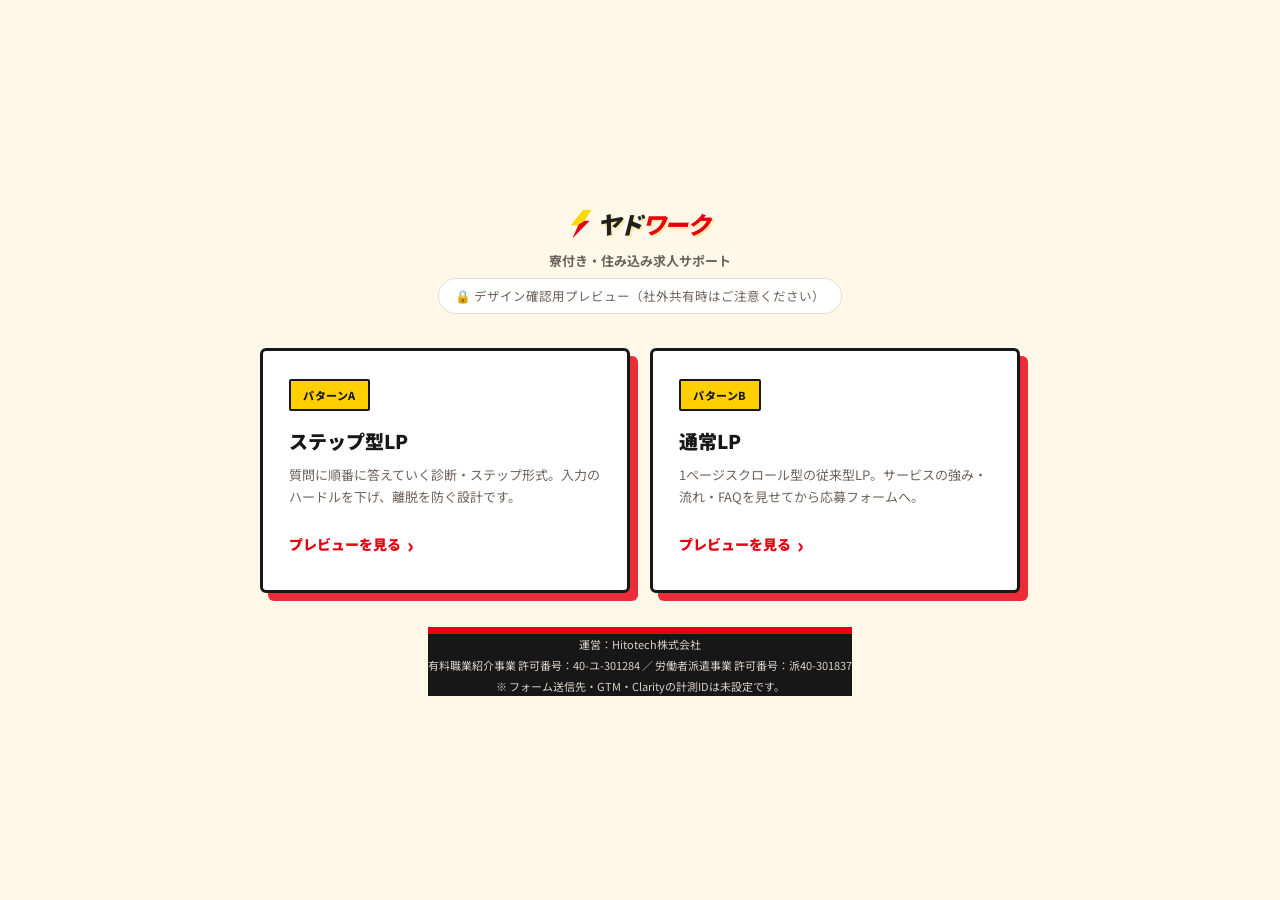
<file: index.html>
<!DOCTYPE html>
<html lang="ja">
<head>
<meta charset="UTF-8">
<meta name="viewport" content="width=device-width, initial-scale=1.0">
<title>ヤドワーク | LPプレビュー</title>
<meta name="robots" content="noindex,nofollow">
<link rel="icon" type="image/png" href="lp_step/favicon.png">
<link rel="apple-touch-icon" href="lp_step/favicon.png">
<link rel="preconnect" href="https://fonts.googleapis.com">
<link rel="preconnect" href="https://fonts.gstatic.com" crossorigin>
<link href="https://fonts.googleapis.com/css2?family=Noto+Sans+JP:wght@400;500;700;800;900&display=swap" rel="stylesheet">
<style>
  :root{
    --primary:#e5391c;--primary-dark:#bb2410;--navy:#2b1210;--sky:#ff8a3d;
    --bg:#fdf2ee;--card:#fff;--text:#2b1a17;--muted:#94756e;--line:#f2d8cd;
    --shadow:0 10px 30px rgba(180,42,18,.12);
  }
  *{box-sizing:border-box;margin:0;padding:0;}
  body{
    font-family:"Noto Sans JP","Hiragino Kaku Gothic ProN","Hiragino Sans",Meiryo,sans-serif;
    color:var(--text);line-height:1.7;min-height:100vh;
    display:flex;flex-direction:column;align-items:center;justify-content:center;
    padding:40px 20px;
    background:radial-gradient(1000px 500px at 50% -150px,#fbe0d6 0%,transparent 60%),var(--bg);
  }
  .logo{font-size:30px;font-weight:900;letter-spacing:.5px;color:var(--navy);margin-bottom:6px;}
  .logo .b{color:var(--primary);}
  .tag{font-size:13px;font-weight:700;color:var(--muted);margin-bottom:6px;}
  .note{font-size:12.5px;color:var(--muted);background:#fff;border:1px solid var(--line);
    border-radius:999px;padding:6px 16px;margin-bottom:34px;}
  .cards{display:grid;gap:20px;width:100%;max-width:760px;}
  @media(min-width:640px){ .cards{grid-template-columns:1fr 1fr;} }
  .card{background:var(--card);border:1px solid var(--line);border-radius:20px;
    padding:28px 26px;box-shadow:var(--shadow);text-decoration:none;color:inherit;
    display:flex;flex-direction:column;transition:transform .16s,box-shadow .16s;}
  .card:hover{transform:translateY(-4px);box-shadow:0 16px 40px rgba(180,42,18,.18);}
  .card .badge{align-self:flex-start;font-size:11px;font-weight:800;color:#fff;
    background:linear-gradient(135deg,var(--sky),var(--primary));
    padding:5px 12px;border-radius:999px;margin-bottom:14px;letter-spacing:.5px;}
  .card h2{font-size:19px;font-weight:900;color:var(--navy);margin-bottom:6px;}
  .card p{font-size:13px;color:var(--muted);margin-bottom:20px;flex:1;}
  .card .go{display:inline-flex;align-items:center;gap:6px;align-self:flex-start;
    font-size:14px;font-weight:900;color:var(--primary);}
  .card .go::after{content:"›";font-size:20px;}
  footer{margin-top:34px;font-size:11px;color:var(--muted);text-align:center;line-height:1.9;}
</style>
<link rel="stylesheet" href="lp_step/design-reference.css">
</head>
<body>
  <div class="logo">ヤド<span class="b">ワーク</span></div>
  <div class="tag">寮付き・住み込み求人サポート</div>
  <div class="note">🔒 デザイン確認用プレビュー（社外共有時はご注意ください）</div>

  <div class="cards">
    <a class="card" href="lp_step/index.html">
      <span class="badge">パターンA</span>
      <h2>ステップ型LP</h2>
      <p>質問に順番に答えていく診断・ステップ形式。入力のハードルを下げ、離脱を防ぐ設計です。</p>
      <span class="go">プレビューを見る</span>
    </a>
    <a class="card" href="lp_normal/index.html">
      <span class="badge">パターンB</span>
      <h2>通常LP</h2>
      <p>1ページスクロール型の従来型LP。サービスの強み・流れ・FAQを見せてから応募フォームへ。</p>
      <span class="go">プレビューを見る</span>
    </a>
  </div>

  <footer>
    運営：Hitotech株式会社<br>
    有料職業紹介事業 許可番号：40-ユ-301284 ／ 労働者派遣事業 許可番号：派40-301837<br>
    ※ フォーム送信先・GTM・Clarityの計測IDは未設定です。
  </footer>
</body>
</html>
</file>
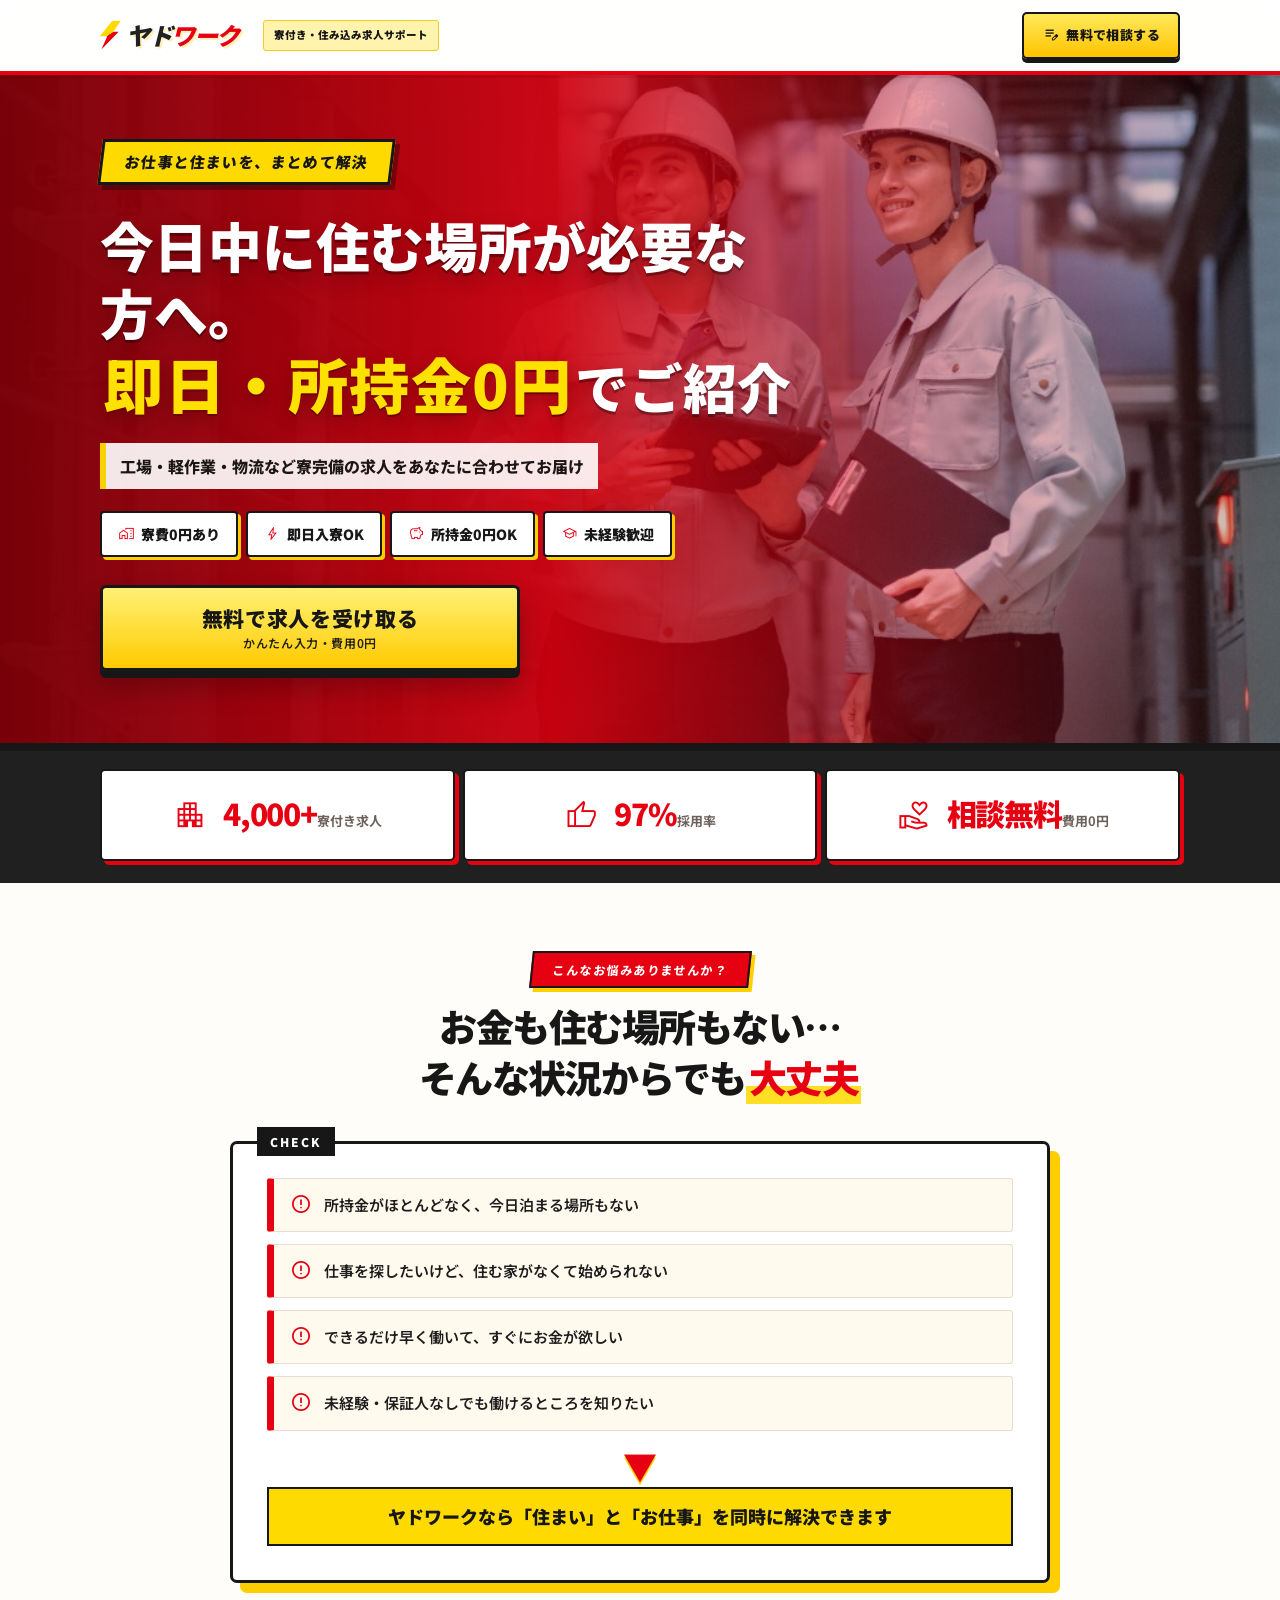
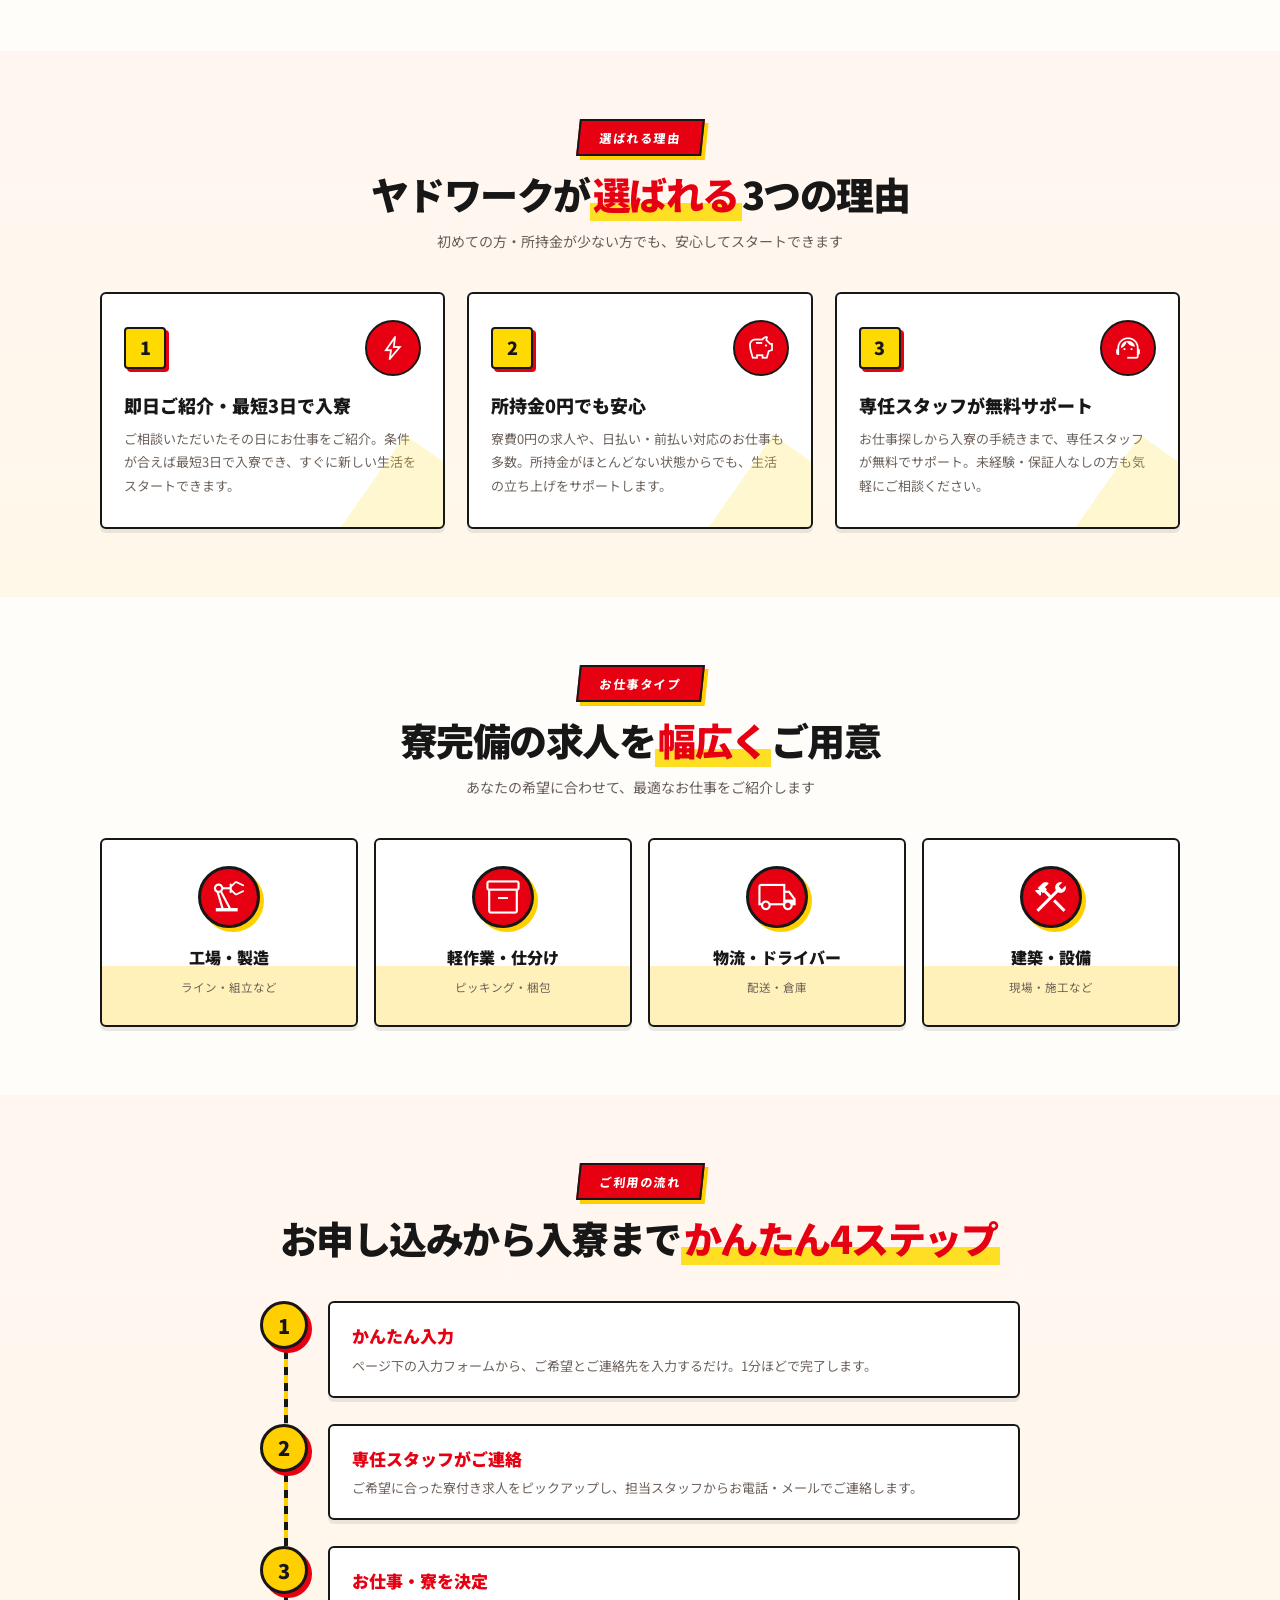
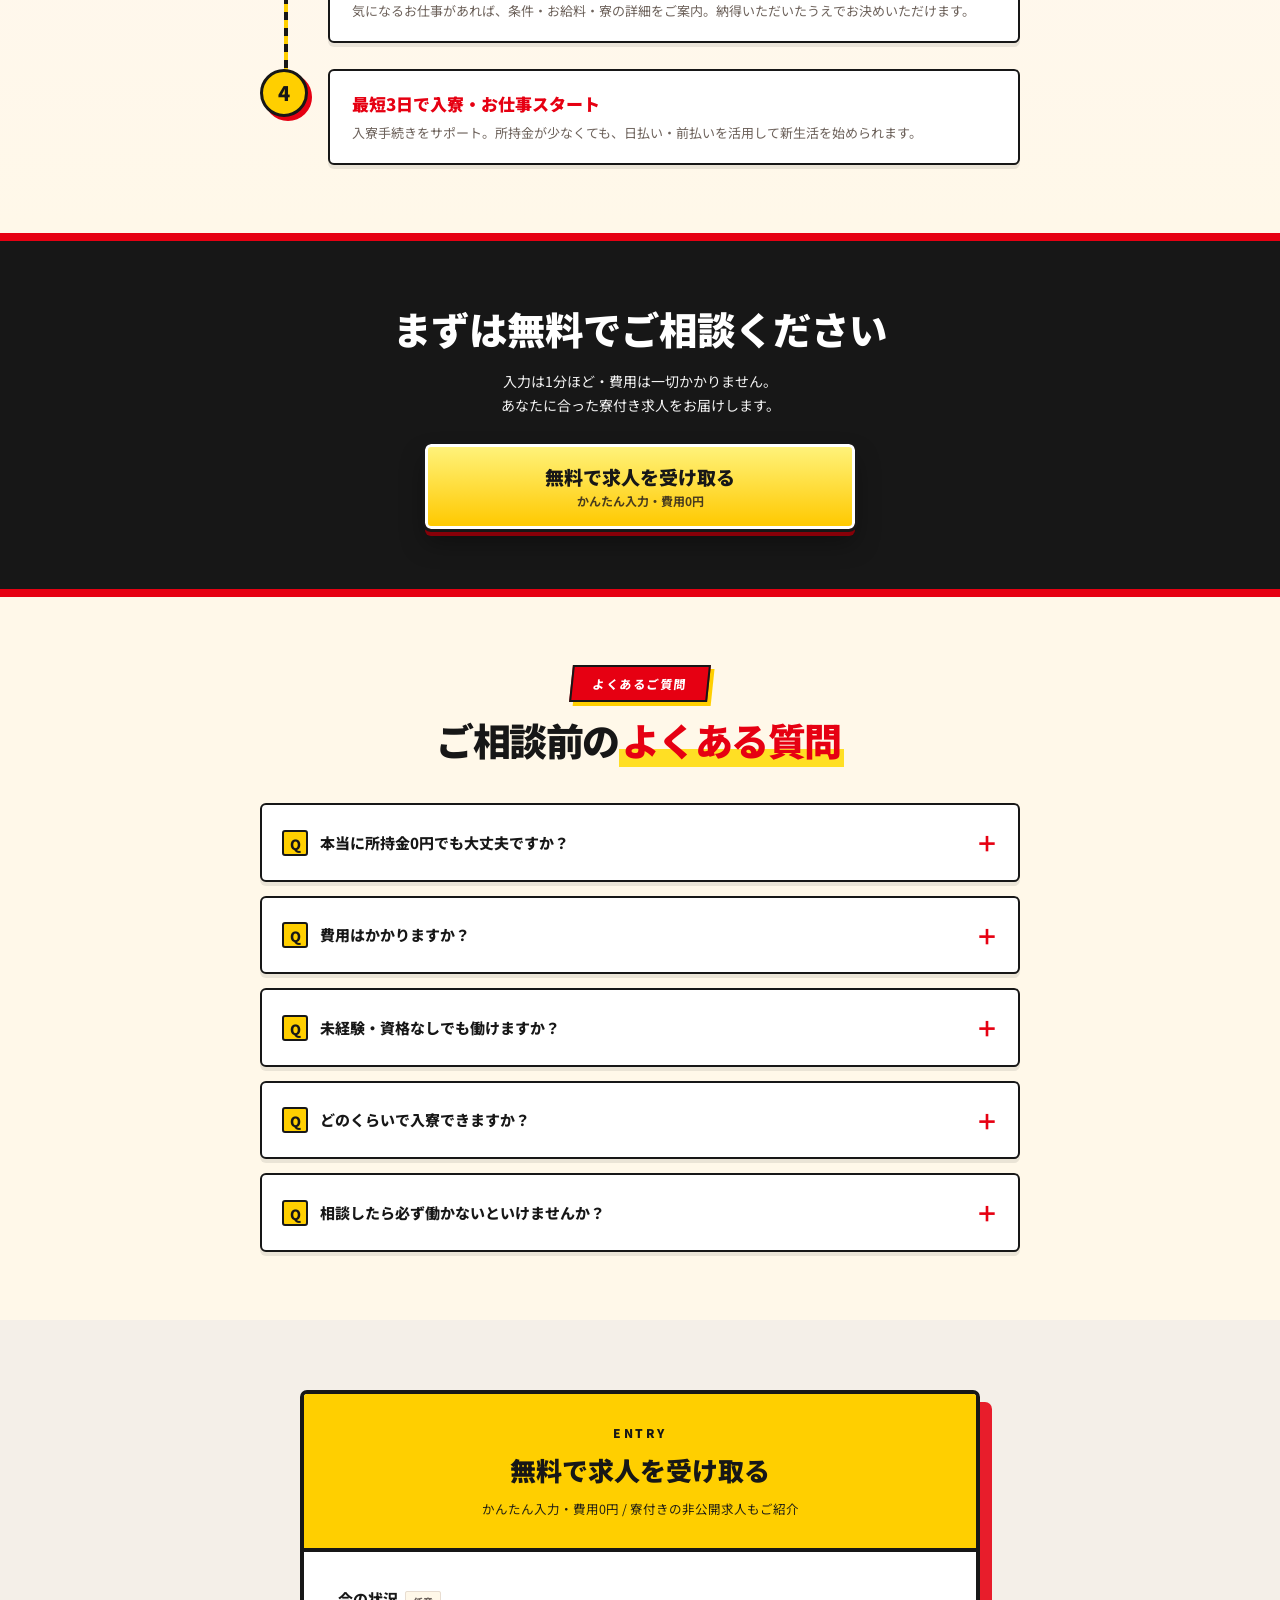
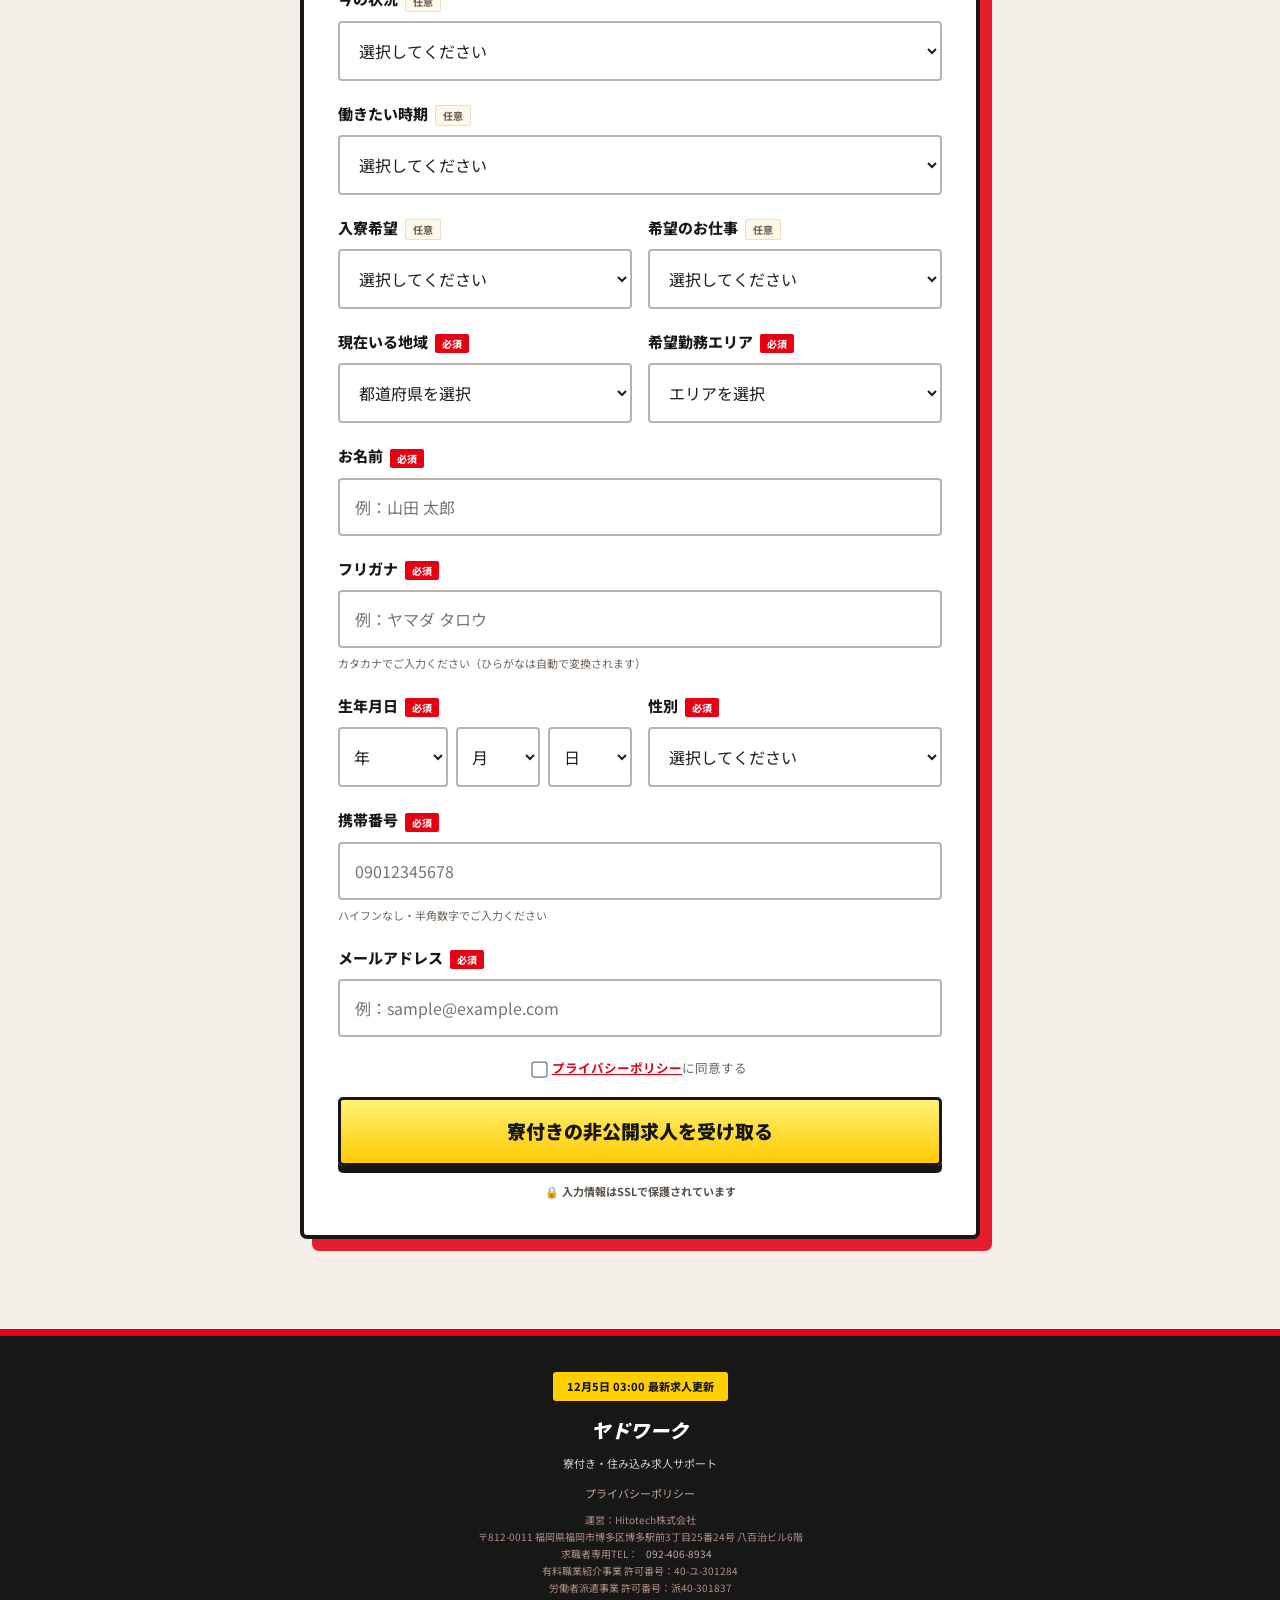
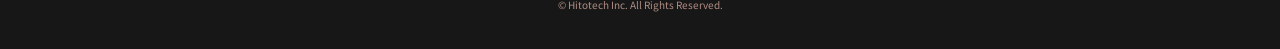
<file: lp_normal/index.html>
<!DOCTYPE html>
<html lang="ja">
<head>
<meta charset="UTF-8">
<meta name="viewport" content="width=device-width, initial-scale=1.0">
<!-- ▼▼ 計測タグ：本番前に有効化してください（ダミーIDでの誤発火・遅延を防ぐため、既定では無効化しています）▼▼
     使い方：下のブロックのコメントを外し、GTM-XXXXXXX と "XXXXXXXXXX" を自社IDに置き換える

<!== Google Tag Manager ==>
<script>(function(w,d,s,l,i){w[l]=w[l]||[];w[l].push({'gtm.start':
new Date().getTime(),event:'gtm.js'});var f=d.getElementsByTagName(s)[0],
j=d.createElement(s),dl=l!='dataLayer'?'&l='+l:'';j.async=true;j.src=
'https://www.googletagmanager.com/gtm.js?id='+i+dl;f.parentNode.insertBefore(j,f);
})(window,document,'script','dataLayer','GTM-XXXXXXX');</script>

<!== Microsoft Clarity ==>
<script type="text/javascript">
    (function(c,l,a,r,i,t,y){
        c[a]=c[a]||function(){(c[a].q=c[a].q||[]).push(arguments)};
        t=l.createElement(r);t.async=1;t.src="https://www.clarity.ms/tag/"+i;
        y=l.getElementsByTagName(r)[0];y.parentNode.insertBefore(t,y);
    })(window, document, "clarity", "script", "XXXXXXXXXX");
</script>

▲▲ 計測タグ ここまで ▲▲ -->
<title>ヤドワーク | 寮付き・住み込み求人サポート</title>
<meta name="description" content="寮付き・住み込みのお仕事に特化した求人サポート「ヤドワーク」。寮付きのお仕事を即日・所持金0円でご紹介。工場・軽作業・物流など、寮完備の求人をあなたに合わせてお届けします。">
<link rel="icon" type="image/png" href="favicon.png">
<link rel="apple-touch-icon" href="favicon.png">
<link rel="preconnect" href="https://fonts.googleapis.com">
<link rel="preconnect" href="https://fonts.gstatic.com" crossorigin>
<link href="https://fonts.googleapis.com/css2?family=Noto+Sans+JP:wght@400;500;700;800;900&display=swap" rel="stylesheet">
<link href="https://fonts.googleapis.com/css2?family=Material+Symbols+Outlined:opsz,wght,FILL,GRAD@20..48,100..700,0,0&display=swap" rel="stylesheet">
<style>
  :root{
    --primary:#e5391c;
    --primary-dark:#bb2410;
    --navy:#2b1210;
    --accent:#f26522;
    --sky:#ff8a3d;
    --sky-light:#ffcba8;
    --bg:#fdf2ee;
    --card:#ffffff;
    --text:#2b1a17;
    --muted:#94756e;
    --line:#f2d8cd;
    --danger:#e23b3b;
    --radius:16px;
    --shadow:0 10px 30px rgba(180,42,18,.12);
    --shadow-sm:0 2px 8px rgba(180,42,18,.07);
  }
  *{box-sizing:border-box;margin:0;padding:0;-webkit-tap-highlight-color:transparent;}
  html{scroll-behavior:smooth;}
  body{
    font-family:"Noto Sans JP","Hiragino Kaku Gothic ProN","Hiragino Sans",Meiryo,sans-serif;
    color:var(--text);line-height:1.75;
    background:
      radial-gradient(1200px 600px at 50% -200px,#fbe0d6 0%,transparent 60%),
      var(--bg);
  }
  img{max-width:100%;display:block;}
  .wrap{max-width:1120px;margin:0 auto;padding:0 20px;}

  /* ===== Header ===== */
  header{
    background:rgba(255,255,255,.86);backdrop-filter:saturate(160%) blur(10px);
    -webkit-backdrop-filter:saturate(160%) blur(10px);
    position:sticky;top:0;z-index:50;border-bottom:1px solid var(--line);
  }
  .header-inner{max-width:1120px;margin:0 auto;padding:12px 20px;display:flex;align-items:center;gap:10px;}
  .logo{font-size:21px;font-weight:900;letter-spacing:.3px;color:var(--navy);cursor:pointer;}
  .logo .b{color:var(--primary);}
  .header-tag{font-size:10.5px;font-weight:700;color:var(--muted);
    background:#fde4db;padding:5px 10px;border-radius:999px;display:none;}
  .header-cta{
    margin-left:auto;display:inline-flex;align-items:center;gap:6px;
    background:linear-gradient(135deg,var(--sky),var(--primary));color:#fff;
    font-size:13px;font-weight:900;padding:10px 18px;border-radius:999px;
    text-decoration:none;box-shadow:0 6px 16px rgba(229,57,28,.28);
    transition:transform .14s,box-shadow .14s;
  }
  .header-cta:hover{transform:translateY(-1px);box-shadow:0 10px 22px rgba(229,57,28,.36);}
  .header-cta .material-symbols-outlined{font-size:18px;}
  @media(min-width:720px){ .header-tag{display:inline-block;margin-left:14px;} .logo{font-size:23px;} }

  /* ===== Hero ===== */
  .hero{
    background:
      radial-gradient(520px 260px at 88% 0%,rgba(255,138,61,.35),transparent 70%),
      linear-gradient(155deg,rgba(229,57,28,.78) 0%,rgba(187,36,16,.78) 55%,rgba(43,18,16,.85) 100%),
      url("images/hero-bg.png") center/cover no-repeat;
    color:#fff;position:relative;overflow:hidden;
  }
  .hero::after{content:"";position:absolute;left:0;right:0;bottom:-1px;height:36px;
    background:var(--bg);clip-path:polygon(0 100%,100% 100%,100% 0,0 55%);}
  .hero-inner{max-width:1120px;margin:0 auto;padding:52px 20px 74px;position:relative;z-index:1;text-align:center;}
  .hero .sub{display:inline-block;font-size:12.5px;font-weight:700;letter-spacing:.5px;
    background:rgba(255,255,255,.15);border:1px solid rgba(255,255,255,.25);
    padding:6px 16px;border-radius:999px;margin-bottom:18px;}
  .hero h1{font-size:28px;font-weight:900;margin:0 0 14px;line-height:1.45;letter-spacing:.5px;}
  .hero h1 .hl{background:linear-gradient(transparent 60%,rgba(255,203,168,.55) 60%);padding:0 3px;}
  .hero .lead{font-size:14.5px;opacity:.96;margin:0 auto;max-width:640px;}
  .hero .badges{display:flex;gap:8px;justify-content:center;margin-top:22px;flex-wrap:wrap;}
  .hero .badge{background:rgba(255,255,255,.16);border:1px solid rgba(255,255,255,.32);
    border-radius:9px;padding:8px 14px;font-size:12.5px;font-weight:700;
    display:inline-flex;align-items:center;gap:6px;}
  .hero .badge .material-symbols-outlined{font-size:17px;line-height:1;font-variation-settings:'wght' 300;}
  .hero-cta{
    display:inline-flex;flex-direction:column;align-items:center;
    margin-top:28px;padding:17px 40px;border-radius:14px;color:#fff;text-decoration:none;
    font-size:18px;font-weight:900;line-height:1.3;
    background:linear-gradient(135deg,#ff9d5c,#e2551e);
    box-shadow:0 10px 26px rgba(226,85,30,.45);
    transition:transform .14s,box-shadow .14s;
  }
  .hero-cta small{font-size:12px;font-weight:600;opacity:.95;margin-top:3px;}
  .hero-cta:hover{transform:translateY(-2px);box-shadow:0 14px 32px rgba(226,85,30,.55);}
  @media(min-width:820px){
    .hero-inner{padding:76px 20px 96px;}
    .hero h1{font-size:44px;line-height:1.3;}
    .hero .lead{font-size:18px;}
    .hero .badge{font-size:14px;padding:9px 16px;}
  }

  /* ===== Section base ===== */
  section.block{padding:52px 0;}
  .sec-head{text-align:center;margin-bottom:36px;}
  .sec-head .eyebrow{display:inline-block;font-size:12px;font-weight:800;color:var(--primary);
    letter-spacing:1px;background:#fde4db;padding:5px 14px;border-radius:999px;margin-bottom:12px;}
  .sec-head h2{font-size:24px;font-weight:900;color:var(--navy);line-height:1.4;letter-spacing:.3px;}
  .sec-head h2 .hl{color:var(--primary);}
  .sec-head p{font-size:13.5px;color:var(--muted);margin-top:10px;}
  @media(min-width:820px){ .sec-head h2{font-size:30px;} }

  /* ===== Trust numbers ===== */
  .trust-band{background:linear-gradient(135deg,#fff,#fff6f2);border-top:1px solid var(--line);border-bottom:1px solid var(--line);}
  .trust-grid{display:grid;grid-template-columns:repeat(3,1fr);gap:14px;padding:30px 0;}
  .trust-grid .t{background:var(--card);border:1px solid var(--line);border-radius:14px;
    padding:20px 10px;box-shadow:var(--shadow-sm);text-align:center;
    display:flex;flex-direction:column;align-items:center;gap:6px;}
  .trust-grid .material-symbols-outlined{font-size:34px;color:var(--primary);font-variation-settings:'wght' 300;}
  .trust-grid b{color:var(--primary);font-size:26px;font-weight:900;line-height:1.1;}
  .trust-grid span{font-size:11.5px;color:var(--muted);font-weight:700;}
  @media(min-width:820px){ .trust-grid .t{flex-direction:row;justify-content:center;gap:16px;padding:26px;} .trust-grid b{font-size:30px;} .trust-grid span{font-size:13px;} }

  /* ===== Problems / 悩み ===== */
  .problem{background:#fff;border:1px solid var(--line);border-radius:18px;
    padding:28px 22px;box-shadow:var(--shadow);max-width:760px;margin:0 auto;}
  .problem h3{font-size:17px;font-weight:900;color:var(--navy);text-align:center;margin-bottom:20px;}
  .problem ul{list-style:none;display:grid;gap:12px;}
  .problem li{display:flex;align-items:flex-start;gap:12px;font-size:14px;font-weight:600;
    background:var(--bg);border:1px solid var(--line);border-radius:12px;padding:13px 16px;}
  .problem li .material-symbols-outlined{color:var(--primary);font-size:22px;flex:none;margin-top:1px;}
  .problem .arrow{text-align:center;font-size:34px;color:var(--sky);margin:18px 0 4px;line-height:1;}
  .problem .solve{text-align:center;font-size:16px;font-weight:900;color:var(--primary);}

  /* ===== Reasons / 選ばれる理由 ===== */
  .reasons{display:grid;gap:18px;}
  @media(min-width:720px){ .reasons{grid-template-columns:1fr 1fr;} }
  @media(min-width:980px){ .reasons{grid-template-columns:repeat(3,1fr);} }
  .reason{background:var(--card);border:1px solid var(--line);border-radius:16px;
    padding:26px 22px;box-shadow:var(--shadow-sm);transition:transform .16s,box-shadow .16s;}
  .reason:hover{transform:translateY(-3px);box-shadow:var(--shadow);}
  .reason .head{display:flex;align-items:center;justify-content:space-between;margin-bottom:16px;}
  .reason .num{display:grid;place-items:center;font-size:14px;font-weight:900;color:#fff;
    background:linear-gradient(135deg,var(--sky),var(--primary));
    width:36px;height:36px;border-radius:10px;flex:none;}
  .reason .ic{width:56px;height:56px;flex:none;border-radius:14px;
    background:linear-gradient(135deg,#fde0d5,#fbd3c4);color:var(--primary);
    display:grid;place-items:center;font-size:30px;line-height:1;font-variation-settings:'wght' 300;}
  .reason h3{font-size:17px;font-weight:900;color:var(--navy);margin-bottom:8px;line-height:1.5;}
  .reason p{font-size:13px;color:var(--muted);line-height:1.8;}

  /* ===== Jobs / 職種 ===== */
  .jobs{display:grid;grid-template-columns:1fr 1fr;gap:14px;}
  @media(min-width:720px){ .jobs{grid-template-columns:repeat(4,1fr);} }
  .job{background:var(--card);border:1px solid var(--line);border-radius:14px;
    padding:22px 14px;text-align:center;box-shadow:var(--shadow-sm);transition:transform .16s,border-color .16s;}
  .job:hover{transform:translateY(-2px);border-color:var(--sky);}
  .job .material-symbols-outlined{font-size:42px;color:var(--primary);font-variation-settings:'wght' 300;}
  .job b{display:block;font-size:15px;font-weight:900;color:var(--navy);margin-top:8px;}
  .job span{font-size:11.5px;color:var(--muted);}

  /* ===== Flow / 流れ ===== */
  .flow{max-width:760px;margin:0 auto;display:grid;gap:0;}
  .flow .step{display:flex;gap:18px;position:relative;padding-bottom:26px;}
  .flow .step:last-child{padding-bottom:0;}
  .flow .step:not(:last-child)::before{content:"";position:absolute;left:23px;top:50px;bottom:-2px;
    width:2px;background:linear-gradient(var(--sky),var(--sky-light));}
  .flow .n{width:48px;height:48px;flex:none;border-radius:50%;
    background:linear-gradient(135deg,var(--sky),var(--primary));color:#fff;
    display:grid;place-items:center;font-size:20px;font-weight:900;
    box-shadow:0 6px 16px rgba(229,57,28,.3);position:relative;z-index:1;}
  .flow .c{background:var(--card);border:1px solid var(--line);border-radius:14px;
    padding:16px 20px;box-shadow:var(--shadow-sm);flex:1;}
  .flow .c h3{font-size:16px;font-weight:900;color:var(--navy);margin-bottom:4px;}
  .flow .c p{font-size:13px;color:var(--muted);line-height:1.75;}

  /* ===== Voice / 声 ===== */
  .voices{display:grid;gap:18px;}
  @media(min-width:820px){ .voices{grid-template-columns:repeat(3,1fr);} }
  .voice{background:var(--card);border:1px solid var(--line);border-radius:16px;
    padding:24px 22px;box-shadow:var(--shadow-sm);}
  .voice .stars{color:#ffb020;font-size:15px;letter-spacing:2px;margin-bottom:10px;}
  .voice p{font-size:13.5px;color:var(--text);line-height:1.85;margin-bottom:14px;}
  .voice .who{display:flex;align-items:center;gap:10px;}
  .voice .ava{width:38px;height:38px;border-radius:50%;flex:none;
    background:linear-gradient(135deg,#fde0d5,#fbd3c4);color:var(--primary);
    display:grid;place-items:center;font-size:18px;font-weight:900;}
  .voice .who b{font-size:12.5px;color:var(--navy);display:block;font-weight:800;}
  .voice .who span{font-size:11px;color:var(--muted);}

  /* ===== FAQ ===== */
  .faq{max-width:760px;margin:0 auto;display:grid;gap:12px;}
  .faq details{background:var(--card);border:1px solid var(--line);border-radius:12px;
    box-shadow:var(--shadow-sm);overflow:hidden;}
  .faq summary{list-style:none;cursor:pointer;padding:16px 20px;font-size:14.5px;font-weight:800;
    color:var(--navy);display:flex;align-items:center;gap:12px;}
  .faq summary::-webkit-details-marker{display:none;}
  .faq summary .q{width:26px;height:26px;flex:none;border-radius:8px;
    background:linear-gradient(135deg,var(--sky),var(--primary));color:#fff;
    display:grid;place-items:center;font-size:14px;font-weight:900;}
  .faq summary .mk{margin-left:auto;color:var(--sky);font-size:22px;font-weight:700;transition:transform .2s;}
  .faq details[open] summary .mk{transform:rotate(45deg);}
  .faq .a{padding:0 20px 18px 58px;font-size:13px;color:var(--muted);line-height:1.85;}

  /* ===== CTA band ===== */
  .cta-band{background:linear-gradient(150deg,var(--primary) 0%,var(--primary-dark) 55%,var(--navy) 100%);color:#fff;text-align:center;}
  .cta-band .wrap{padding:52px 20px;}
  .cta-band h2{font-size:24px;font-weight:900;line-height:1.45;margin-bottom:12px;}
  .cta-band p{font-size:14px;opacity:.95;margin-bottom:26px;}
  .cta-band .btn-big{display:inline-flex;flex-direction:column;align-items:center;
    background:#fff;color:var(--primary);text-decoration:none;
    padding:18px 44px;border-radius:14px;font-size:19px;font-weight:900;line-height:1.3;
    box-shadow:0 12px 30px rgba(0,0,0,.25);transition:transform .14s;}
  .cta-band .btn-big small{font-size:12px;font-weight:700;color:var(--muted);margin-top:3px;}
  .cta-band .btn-big:hover{transform:translateY(-2px);}
  @media(min-width:820px){ .cta-band h2{font-size:30px;} }

  /* ===== Form ===== */
  .form-section{padding:52px 0;}
  .form-card{max-width:620px;margin:0 auto;background:var(--card);border:1px solid var(--line);
    border-radius:22px;box-shadow:var(--shadow);overflow:hidden;}
  .form-card .fhead{background:linear-gradient(135deg,var(--sky),var(--primary));color:#fff;
    padding:26px 24px;text-align:center;}
  .form-card .fhead h2{font-size:22px;font-weight:900;margin-bottom:6px;}
  .form-card .fhead p{font-size:12.5px;opacity:.95;}
  .form-body{padding:28px 24px 30px;}
  .field{margin-bottom:20px;}
  .field label{display:block;font-size:14px;font-weight:800;margin-bottom:8px;color:var(--navy);}
  .field label .req{color:#fff;background:var(--danger);font-size:10px;font-weight:800;
    margin-left:7px;padding:2px 7px;border-radius:5px;vertical-align:middle;}
  .field label .opt-tag{color:var(--muted);background:var(--bg);font-size:10px;font-weight:800;
    margin-left:7px;padding:2px 7px;border-radius:5px;vertical-align:middle;border:1px solid var(--line);}
  .field input,.field select{
    width:100%;border:2px solid var(--line);border-radius:12px;padding:15px;
    font-size:16px;background:#fff;color:var(--text);font-family:inherit;transition:border-color .15s,box-shadow .15s;
  }
  .field input:focus,.field select:focus{outline:none;border-color:var(--primary);
    box-shadow:0 0 0 4px rgba(229,57,28,.12);}
  .field .hint{font-size:11px;color:var(--muted);margin-top:6px;}
  .field .err{font-size:12px;color:var(--danger);margin-top:6px;display:none;font-weight:700;}
  .field.invalid input,.field.invalid select{border-color:var(--danger);box-shadow:0 0 0 4px rgba(226,59,59,.1);}
  .field.invalid .err{display:block;}
  .dob-row{display:flex;gap:8px;}
  .dob-row select{flex:1.4;min-width:0;padding-left:10px;padding-right:10px;}
  .dob-row select:first-child{flex:2;}
  .form-grid{display:grid;gap:0;}
  @media(min-width:560px){ .form-grid.two{grid-template-columns:1fr 1fr;gap:0 16px;} }
  .btn-submit{width:100%;border:none;border-radius:14px;padding:19px;font-size:17px;font-weight:900;
    cursor:pointer;color:#fff;line-height:1.3;font-family:inherit;
    background:linear-gradient(135deg,var(--sky),var(--primary));
    box-shadow:0 8px 20px rgba(229,57,28,.35);transition:transform .12s,box-shadow .12s;}
  .btn-submit:hover{transform:translateY(-1px);box-shadow:0 12px 26px rgba(229,57,28,.42);}
  .btn-submit:active{transform:translateY(1px);}
  .privacy{font-size:12.5px;color:var(--muted);text-align:center;margin:8px 0 18px;}
  .privacy input{margin-right:6px;transform:scale(1.25);vertical-align:middle;accent-color:var(--primary);}
  .privacy a{color:var(--primary);font-weight:700;}
  .privacy .err{font-size:12px;color:var(--danger);margin-top:6px;display:none;font-weight:700;}
  .secure{display:flex;align-items:center;justify-content:center;gap:6px;font-size:11px;color:var(--muted);margin-top:16px;}

  /* ===== Done ===== */
  .done{display:none;text-align:center;padding:20px 4px;}
  .done.active{display:block;}
  .done .check{width:88px;height:88px;border-radius:50%;
    background:linear-gradient(135deg,var(--sky),var(--primary));color:#fff;
    display:grid;place-items:center;font-size:44px;margin:0 auto 20px;
    box-shadow:0 12px 30px rgba(229,57,28,.4);animation:pop .5s cubic-bezier(.2,.8,.3,1.4);}
  @keyframes pop{0%{transform:scale(0);}100%{transform:scale(1);}}
  .done h2{font-size:22px;font-weight:900;margin-bottom:12px;color:var(--navy);}
  .done p{font-size:14px;color:var(--muted);margin-bottom:6px;}
  .done .box{background:var(--bg);border:1px solid var(--line);border-radius:var(--radius);
    padding:20px;margin-top:24px;text-align:left;font-size:13.5px;}
  .done .box h3{font-size:13px;color:var(--primary);margin-bottom:12px;font-weight:800;
    padding-bottom:8px;border-bottom:2px solid #fde4db;}
  .done .box .line{display:flex;justify-content:space-between;gap:12px;padding:9px 0;border-bottom:1px dashed var(--line);}
  .done .box .line:last-child{border:none;}
  .done .box .line span:first-child{color:var(--muted);white-space:nowrap;}
  .done .box .line span:last-child{font-weight:700;text-align:right;}

  /* ===== Footer ===== */
  footer{background:var(--navy);color:#c9a99f;padding:36px 20px;text-align:center;font-size:11px;}
  footer .upd{display:inline-block;color:var(--navy);background:var(--sky-light);font-weight:800;
    padding:5px 14px;border-radius:999px;margin-bottom:12px;font-size:11px;}
  footer .fname{color:#fff;font-weight:900;font-size:15px;margin-bottom:8px;letter-spacing:.5px;}
  footer .lic{font-size:10px;color:#b08d84;margin-top:8px;line-height:1.7;}
  footer a{color:#c9a99f;margin:0 8px;text-decoration:none;}
  footer a:hover{color:#fff;}

  /* ===== Sticky mobile CTA ===== */
  .sticky-cta{position:fixed;left:0;right:0;bottom:0;z-index:60;padding:10px 14px;
    background:rgba(255,255,255,.92);backdrop-filter:blur(8px);-webkit-backdrop-filter:blur(8px);
    border-top:1px solid var(--line);box-shadow:0 -4px 20px rgba(180,42,18,.12);
    transform:translateY(120%);transition:transform .3s;}
  .sticky-cta.show{transform:translateY(0);}
  .sticky-cta a{display:flex;align-items:center;justify-content:center;gap:8px;
    background:linear-gradient(135deg,var(--sky),var(--primary));color:#fff;text-decoration:none;
    padding:15px;border-radius:12px;font-size:16px;font-weight:900;
    box-shadow:0 6px 16px rgba(229,57,28,.3);}
  .sticky-cta a .material-symbols-outlined{font-size:20px;}
  @media(min-width:820px){ .sticky-cta{display:none;} }
  body{padding-bottom:0;}

  /* ===== Modal ===== */
  .modal-overlay{position:fixed;inset:0;z-index:100;display:none;padding:20px;
    background:rgba(43,18,16,.55);-webkit-backdrop-filter:blur(2px);backdrop-filter:blur(2px);
    align-items:center;justify-content:center;}
  .modal-overlay.open{display:flex;}
  .modal{background:#fff;border-radius:16px;max-width:680px;width:100%;max-height:85vh;
    display:flex;flex-direction:column;overflow:hidden;box-shadow:0 20px 50px rgba(180,42,18,.3);}
  .modal-head{display:flex;align-items:center;justify-content:space-between;gap:12px;
    padding:15px 20px;border-bottom:1px solid var(--line);flex:none;}
  .modal-head h2{font-size:16px;font-weight:900;color:var(--navy);margin:0;}
  .modal-close{border:none;background:transparent;font-size:24px;line-height:1;
    color:var(--muted);cursor:pointer;padding:2px 8px;border-radius:8px;flex:none;}
  .modal-close:hover{background:#fbeee9;color:var(--navy);}
  .modal-body{padding:18px 22px;overflow-y:auto;-webkit-overflow-scrolling:touch;
    font-size:12.5px;line-height:1.85;color:var(--text);}
  .modal-body h3{font-size:13.5px;font-weight:900;color:var(--navy);margin:18px 0 6px;}
  .modal-body h3:first-of-type{margin-top:0;}
  .modal-body p{margin:0 0 10px;}
  .modal-body ul{margin:0 0 10px;padding-left:1.3em;}
  .modal-body .meta{font-size:11px;color:var(--muted);margin-bottom:4px;}
  .modal-body .todo{background:#fff6e5;border:1px solid #f0d38a;border-radius:10px;
    padding:12px 14px;font-size:11.5px;color:#8a6d16;margin-bottom:14px;}
</style>
<link rel="stylesheet" href="design-reference.css">
</head>
<body>
<!-- Google Tag Manager (noscript)：GTM有効化時に下のコメントを外す
<noscript><iframe src="https://www.googletagmanager.com/ns.html?id=GTM-XXXXXXX"
height="0" width="0" style="display:none;visibility:hidden"></iframe></noscript>
-->

<header>
  <div class="header-inner">
    <div class="logo">ヤド<span class="b">ワーク</span></div>
    <div class="header-tag">寮付き・住み込み求人サポート</div>
    <a class="header-cta" href="#form"><span class="material-symbols-outlined">edit_note</span>無料で相談する</a>
  </div>
</header>

<!-- ===== HERO ===== -->
<section class="hero">
  <div class="hero-inner">
    <span class="sub">お仕事と住まいを、まとめて解決</span>
    <h1>
      <span class="hero-line">今日中に住む場所が必要な方へ。</span>
      <span class="hero-line"><span class="hl hero-key">即日・所持金0円</span>でご紹介</span>
    </h1>
    <div class="lead">工場・軽作業・物流など寮完備の求人をあなたに合わせてお届け</div>
    <div class="badges">
      <span class="badge"><span class="material-symbols-outlined">home_work</span>寮費0円あり</span>
      <span class="badge"><span class="material-symbols-outlined">bolt</span>即日入寮OK</span>
      <span class="badge"><span class="material-symbols-outlined">savings</span>所持金0円OK</span>
      <span class="badge"><span class="material-symbols-outlined">school</span>未経験歓迎</span>
    </div>
    <a class="hero-cta" href="#form">無料で求人を受け取る<small>かんたん入力・費用0円</small></a>
  </div>
</section>

<!-- ===== TRUST ===== -->
<div class="trust-band">
  <div class="wrap">
    <div class="trust-grid">
      <div class="t"><span class="material-symbols-outlined">apartment</span><div><b>4,000+</b><span>寮付き求人</span></div></div>
      <div class="t"><span class="material-symbols-outlined">thumb_up</span><div><b>97%</b><span>採用率</span></div></div>
      <div class="t"><span class="material-symbols-outlined">volunteer_activism</span><div><b>相談無料</b><span>費用0円</span></div></div>
    </div>
  </div>
</div>

<!-- ===== PROBLEM ===== -->
<section class="block">
  <div class="wrap">
    <div class="sec-head">
      <span class="eyebrow">こんなお悩みありませんか？</span>
      <h2>お金も住む場所もない…<br>そんな状況からでも<span class="hl">大丈夫</span></h2>
    </div>
    <div class="problem">
      <ul>
        <li><span class="material-symbols-outlined">error</span>所持金がほとんどなく、今日泊まる場所もない</li>
        <li><span class="material-symbols-outlined">error</span>仕事を探したいけど、住む家がなくて始められない</li>
        <li><span class="material-symbols-outlined">error</span>できるだけ早く働いて、すぐにお金が欲しい</li>
        <li><span class="material-symbols-outlined">error</span>未経験・保証人なしでも働けるところを知りたい</li>
      </ul>
      <div class="arrow">▼</div>
      <div class="solve">ヤドワークなら「住まい」と「お仕事」を同時に解決できます</div>
    </div>
  </div>
</section>

<!-- ===== REASONS ===== -->
<section class="block" style="background:linear-gradient(180deg,#fff6f2,transparent);">
  <div class="wrap">
    <div class="sec-head">
      <span class="eyebrow">選ばれる理由</span>
      <h2>ヤドワークが<span class="hl">選ばれる</span>3つの理由</h2>
      <p>初めての方・所持金が少ない方でも、安心してスタートできます</p>
    </div>
    <div class="reasons">
      <div class="reason">
        <div class="head">
          <span class="num">1</span>
          <div class="ic material-symbols-outlined">bolt</div>
        </div>
        <h3>即日ご紹介・最短3日で入寮</h3>
        <p>ご相談いただいたその日にお仕事をご紹介。条件が合えば最短3日で入寮でき、すぐに新しい生活をスタートできます。</p>
      </div>
      <div class="reason">
        <div class="head">
          <span class="num">2</span>
          <div class="ic material-symbols-outlined">savings</div>
        </div>
        <h3>所持金0円でも安心</h3>
        <p>寮費0円の求人や、日払い・前払い対応のお仕事も多数。所持金がほとんどない状態からでも、生活の立ち上げをサポートします。</p>
      </div>
      <div class="reason">
        <div class="head">
          <span class="num">3</span>
          <div class="ic material-symbols-outlined">support_agent</div>
        </div>
        <h3>専任スタッフが無料サポート</h3>
        <p>お仕事探しから入寮の手続きまで、専任スタッフが無料でサポート。未経験・保証人なしの方も気軽にご相談ください。</p>
      </div>
    </div>
  </div>
</section>

<!-- ===== JOBS ===== -->
<section class="block">
  <div class="wrap">
    <div class="sec-head">
      <span class="eyebrow">お仕事タイプ</span>
      <h2>寮完備の求人を<span class="hl">幅広く</span>ご用意</h2>
      <p>あなたの希望に合わせて、最適なお仕事をご紹介します</p>
    </div>
    <div class="jobs">
      <div class="job"><span class="material-symbols-outlined">precision_manufacturing</span><b>工場・製造</b><span>ライン・組立など</span></div>
      <div class="job"><span class="material-symbols-outlined">inventory_2</span><b>軽作業・仕分け</b><span>ピッキング・梱包</span></div>
      <div class="job"><span class="material-symbols-outlined">local_shipping</span><b>物流・ドライバー</b><span>配送・倉庫</span></div>
      <div class="job"><span class="material-symbols-outlined">construction</span><b>建築・設備</b><span>現場・施工など</span></div>
    </div>
  </div>
</section>

<!-- ===== FLOW ===== -->
<section class="block" style="background:linear-gradient(180deg,#fff6f2,transparent);">
  <div class="wrap">
    <div class="sec-head">
      <span class="eyebrow">ご利用の流れ</span>
      <h2>お申し込みから入寮まで<span class="hl">かんたん4ステップ</span></h2>
    </div>
    <div class="flow">
      <div class="step">
        <div class="n">1</div>
        <div class="c"><h3>かんたん入力</h3><p>ページ下の入力フォームから、ご希望とご連絡先を入力するだけ。1分ほどで完了します。</p></div>
      </div>
      <div class="step">
        <div class="n">2</div>
        <div class="c"><h3>専任スタッフがご連絡</h3><p>ご希望に合った寮付き求人をピックアップし、担当スタッフからお電話・メールでご連絡します。</p></div>
      </div>
      <div class="step">
        <div class="n">3</div>
        <div class="c"><h3>お仕事・寮を決定</h3><p>気になるお仕事があれば、条件・お給料・寮の詳細をご案内。納得いただいたうえでお決めいただけます。</p></div>
      </div>
      <div class="step">
        <div class="n">4</div>
        <div class="c"><h3>最短3日で入寮・お仕事スタート</h3><p>入寮手続きをサポート。所持金が少なくても、日払い・前払いを活用して新生活を始められます。</p></div>
      </div>
    </div>
  </div>
</section>

<!-- ===== CTA BAND ===== -->
<section class="cta-band">
  <div class="wrap">
    <h2>まずは無料でご相談ください</h2>
    <p>入力は1分ほど・費用は一切かかりません。<br>あなたに合った寮付き求人をお届けします。</p>
    <a class="btn-big" href="#form">無料で求人を受け取る<small>かんたん入力・費用0円</small></a>
  </div>
</section>

<!-- ===== FAQ ===== -->
<section class="block">
  <div class="wrap">
    <div class="sec-head">
      <span class="eyebrow">よくあるご質問</span>
      <h2>ご相談前の<span class="hl">よくある質問</span></h2>
    </div>
    <div class="faq">
      <details>
        <summary><span class="q">Q</span>本当に所持金0円でも大丈夫ですか？<span class="mk">＋</span></summary>
        <div class="a">はい。寮費0円の求人や、日払い・前払いに対応したお仕事を多数ご用意しています。お一人おひとりの状況に合わせてご提案しますので、まずはご相談ください。</div>
      </details>
      <details>
        <summary><span class="q">Q</span>費用はかかりますか？<span class="mk">＋</span></summary>
        <div class="a">お仕事のご紹介・ご相談・入寮サポートはすべて無料です。ご利用者様から料金をいただくことはありません。</div>
      </details>
      <details>
        <summary><span class="q">Q</span>未経験・資格なしでも働けますか？<span class="mk">＋</span></summary>
        <div class="a">未経験歓迎の求人が中心です。工場・軽作業・物流など、資格がなくても始められるお仕事を多数取り扱っています。</div>
      </details>
      <details>
        <summary><span class="q">Q</span>どのくらいで入寮できますか？<span class="mk">＋</span></summary>
        <div class="a">条件が合えば最短3日での入寮が可能です。お急ぎの方はその旨をお伝えください。できる限り早いご案内を心がけています。</div>
      </details>
      <details>
        <summary><span class="q">Q</span>相談したら必ず働かないといけませんか？<span class="mk">＋</span></summary>
        <div class="a">いいえ。まずは情報収集だけでも大丈夫です。ご紹介した求人にご納得いただいたうえでお決めいただけますので、お気軽にご相談ください。</div>
      </details>
    </div>
  </div>
</section>

<!-- ===== FORM ===== -->
<section class="form-section" id="form">
  <div class="wrap">
    <div class="form-card">
      <div class="fhead">
        <h2>無料で求人を受け取る</h2>
        <p>かんたん入力・費用0円 / 寮付きの非公開求人もご紹介</p>
      </div>
      <div class="form-body">

        <div id="formArea">
          <!-- 希望条件 -->
          <div class="field">
            <label>今の状況<span class="opt-tag">任意</span></label>
            <select id="situation">
              <option value="">選択してください</option>
              <option value="今すぐ住む場所が必要">今すぐ住む場所が必要</option>
              <option value="離職中・求職中">離職中・求職中</option>
              <option value="すぐに今の仕事を変えたい">すぐに今の仕事を変えたい</option>
              <option value="まだ検討中">まだ検討中</option>
            </select>
          </div>

          <div class="field">
            <label>働きたい時期<span class="opt-tag">任意</span></label>
            <select id="timing">
              <option value="">選択してください</option>
              <option value="できるだけ早く（即日〜）">できるだけ早く（即日〜）</option>
              <option value="今週〜今月中">今週〜今月中</option>
              <option value="1ヶ月以内">1ヶ月以内</option>
              <option value="未定">未定</option>
            </select>
          </div>

          <div class="form-grid two">
            <div class="field">
              <label>入寮希望<span class="opt-tag">任意</span></label>
              <select id="dormitory">
                <option value="">選択してください</option>
                <option value="今すぐ入寮したい">今すぐ入寮したい</option>
                <option value="寮付きがいい">寮付きがいい</option>
                <option value="通いでもOK">通いでもOK</option>
                <option value="どちらでもよい">どちらでもよい</option>
              </select>
            </div>
            <div class="field">
              <label>希望のお仕事<span class="opt-tag">任意</span></label>
              <select id="jobtype">
                <option value="">選択してください</option>
                <option value="工場・製造">工場・製造</option>
                <option value="軽作業・仕分け">軽作業・仕分け</option>
                <option value="物流・ドライバー">物流・ドライバー</option>
                <option value="建築・設備">建築・設備</option>
              </select>
            </div>
          </div>

          <div class="form-grid two">
            <div class="field" id="f-res">
              <label>現在いる地域<span class="req">必須</span></label>
              <select id="residence"><option value="">都道府県を選択</option></select>
              <div class="err">都道府県を選択してください</div>
            </div>
            <div class="field" id="f-pref">
              <label>希望勤務エリア<span class="req">必須</span></label>
              <select id="pref">
                <option value="">エリアを選択</option>
                <option value="全国どこでもOK">全国どこでもOK</option>
              </select>
              <div class="err">希望勤務エリアを選択してください</div>
            </div>
          </div>

          <div class="field" id="f-name">
            <label>お名前<span class="req">必須</span></label>
            <input type="text" id="name" placeholder="例：山田 太郎" autocomplete="name">
            <div class="err">お名前を入力してください</div>
          </div>

          <div class="field" id="f-furigana">
            <label>フリガナ<span class="req">必須</span></label>
            <input type="text" id="furigana" placeholder="例：ヤマダ タロウ">
            <div class="hint">カタカナでご入力ください（ひらがなは自動で変換されます）</div>
            <div class="err">フリガナをカタカナで入力してください</div>
          </div>

          <div class="form-grid two">
            <div class="field" id="f-birth">
              <label>生年月日<span class="req">必須</span></label>
              <div class="dob-row">
                <select id="birthY" autocomplete="bday-year"><option value="">年</option></select>
                <select id="birthM" autocomplete="bday-month"><option value="">月</option></select>
                <select id="birthD" autocomplete="bday-day"><option value="">日</option></select>
              </div>
              <div class="err">正しい生年月日を選択してください</div>
            </div>
            <div class="field" id="f-gender">
              <label>性別<span class="req">必須</span></label>
              <select id="gender">
                <option value="">選択してください</option>
                <option value="男性">男性</option>
                <option value="女性">女性</option>
                <option value="未回答">未回答</option>
              </select>
              <div class="err">性別を選択してください</div>
            </div>
          </div>

          <div class="field" id="f-tel">
            <label>携帯番号<span class="req">必須</span></label>
            <input type="tel" id="tel" placeholder="09012345678" inputmode="numeric" autocomplete="tel">
            <div class="hint">ハイフンなし・半角数字でご入力ください</div>
            <div class="err">正しい携帯番号を入力してください</div>
          </div>

          <div class="field" id="f-email">
            <label>メールアドレス<span class="req">必須</span></label>
            <input type="email" id="email" placeholder="例：sample@example.com" inputmode="email" autocomplete="email">
            <div class="err">正しいメールアドレスを入力してください</div>
          </div>

          <div class="privacy">
            <label><input type="checkbox" id="agree"><a href="#" data-pp>プライバシーポリシー</a>に同意する</label>
            <div class="err" id="agreeErr">同意が必要です</div>
          </div>

          <button class="btn-submit" id="submitBtn">寮付きの非公開求人を受け取る</button>
          <div class="secure">🔒 入力情報はSSLで保護されています</div>
        </div>

        <!-- DONE -->
        <div class="done" id="doneScreen">
          <div class="check">✓</div>
          <h2>ご登録ありがとうございます！</h2>
          <p>担当スタッフより、ご希望に合った<br>寮付き・住み込みのお仕事をご連絡いたします。</p>
          <div class="box">
            <h3>ご入力内容</h3>
            <div id="summary"></div>
          </div>
        </div>

      </div>
    </div>
  </div>
</section>

<footer>
  <div class="upd" id="updTime">最新求人更新</div>
  <div class="fname">ヤドワーク</div>
  <div>寮付き・住み込み求人サポート</div>
  <div style="margin-top:10px;">
    <a href="#" data-pp>プライバシーポリシー</a>
  </div>
  <div class="lic">
    運営：Hitotech株式会社<br>
    〒812-0011 福岡県福岡市博多区博多駅前3丁目25番24号 八百治ビル6階<br>
    求職者専用TEL：<a href="tel:0924068934">092-406-8934</a><br>
    有料職業紹介事業 許可番号：40-ユ-301284<br>
    労働者派遣事業 許可番号：派40-301837<br>
    © Hitotech Inc. All Rights Reserved.
  </div>
</footer>

<!-- ===== Sticky mobile CTA ===== -->
<div class="sticky-cta" id="stickyCta">
  <a href="#form"><span class="material-symbols-outlined">edit_note</span>無料で求人を受け取る</a>
</div>

<!-- ===== プライバシーポリシー モーダル ===== -->
<div class="modal-overlay" id="ppModal" role="dialog" aria-modal="true" aria-label="プライバシーポリシー">
  <div class="modal">
    <div class="modal-head">
      <h2>個人情報保護方針（プライバシーポリシー）</h2>
      <button class="modal-close" id="ppClose" aria-label="閉じる">×</button>
    </div>
    <div class="modal-body">
      <p class="meta">制定日 2022年4月8日<br>最終改正日 2026年6月9日</p>

      <h3>1. 事業者情報</h3>
      <p>Hitotech株式会社（以下「当社」といいます。）<br>
      所在地：〒812-0011 福岡県福岡市博多区博多駅前3丁目25番24号 八百治ビル6階<br>
      代表者：代表取締役 汐見亮祐<br>
      個人情報保護管理者：井ノ上陽充<br>
      お問い合わせ：<a href="mailto:info@hitotech.jp">info@hitotech.jp</a>／<a href="tel:0924068914">092-406-8914</a></p>

      <h3>2. 取得する個人情報</h3>
      <p>当社は、本サイトのお仕事紹介サービスにおいて、氏名、フリガナ、生年月日、性別、電話番号、メールアドレス、居住地域、希望条件等の情報を取得します。</p>

      <h3>3. 利用目的</h3>
      <p>当社は、取得した個人情報を以下の目的で利用します。</p>
      <ul>
        <li>寮付き・住み込み求人その他お仕事のご紹介、及びそれに伴うご連絡のため</li>
        <li>お問い合わせ・ご相談への対応のため</li>
        <li>サービスの品質向上、及び新サービスの開発・改善のため</li>
        <li>ご本人の同意に基づく、提携する求人企業・人材サービス事業者へのご紹介のため</li>
      </ul>

      <h3>4. 第三者提供</h3>
      <p>当社は、ご本人の同意がある場合、又は法令で認められる場合を除き、個人情報を第三者に提供しません。お仕事のご紹介にあたり、ご本人の同意に基づき、提携する求人企業・人材サービス事業者へ必要な範囲で情報を提供することがあります。</p>

      <h3>5. 安全管理措置</h3>
      <p>当社は、取得した個人情報の漏えい、滅失又はき損の防止その他の安全管理のために、必要かつ適切な措置を講じます。通信はSSLにより暗号化しています。</p>

      <h3>6. 開示・訂正・利用停止等の請求</h3>
      <p>ご本人は、当社の保有する自己の個人情報について、開示、訂正、追加、削除、利用停止等を請求することができます。上記お問い合わせ窓口までご連絡ください。</p>

      <h3>7. お問い合わせ窓口</h3>
      <p>Hitotech株式会社 個人情報に関するお問い合わせ窓口<br>
      メール：<a href="mailto:info@hitotech.jp">info@hitotech.jp</a><br>
      TEL：<a href="tel:0924068914">092-406-8914</a>　FAX：092-406-8915</p>

      <p><a href="https://hitotech.jp/privacy/" target="_blank" rel="noopener noreferrer">個人情報保護方針の全文を公式サイトで確認する</a></p>

      <p>以上</p>
    </div>
  </div>
</div>

<script>
(function(){
  "use strict";

  // ============================================================
  // ▼ 応募データの送信先（Google Apps Script の /exec URL）
  //   ・ヤドワーク共通GAS＋スプレッドシートで運用します。
  //   ・shared/Code.gs をGASへ貼り付けてデプロイし、
  //     発行された /exec URL をここに貼り付けてください。
  //   ・空のままでもフォームは最後まで動作し、完了画面まで表示されます
  //     （送信だけスキップ）。プレビュー時はこのままでOK。
  // ============================================================
  var GAS_URL = "https://script.google.com/macros/s/AKfycbzHny0OGTswKFa8gKrjyQAq0ptT1O6pNulZ55f1wG2etlduQevmtPbFXUCnW3KUg5ydjA/exec";
  var LP_TYPE = "通常版";
  // ============================================================

  var data = { lpType: LP_TYPE };

  // ============================================================
  // アクセス解析トラッキング（匿名の件数カウントのみ）
  //   PV / 送信完了(11) を GAS へ送信。
  // ============================================================
  var track = (function(){
    function sget(store, key){ try{ return store.getItem(key); }catch(e){ return null; } }
    function sset(store, key, v){ try{ store.setItem(key, v); }catch(e){} }
    var ua = navigator.userAgent;
    var device = /iPhone|Android.+Mobile/i.test(ua) ? "スマホ"
               : (/iPad|Android|Tablet/i.test(ua) ? "タブレット" : "PC");
    function send(obj){
      if(!GAS_URL) return;
      obj.type = "track";
      obj.lpType = LP_TYPE;
      var payload = JSON.stringify(obj);
      try{
        if(navigator.sendBeacon){
          navigator.sendBeacon(GAS_URL, new Blob([payload], {type:"text/plain;charset=utf-8"}));
        }else{
          fetch(GAS_URL, {method:"POST", mode:"no-cors", keepalive:true,
            headers:{"Content-Type":"text/plain;charset=utf-8"}, body:payload});
        }
      }catch(e){ /* 解析はLP本体の動作に影響させない */ }
    }
    var todayStr = new Date().toDateString();
    var nv = sget(window.localStorage, "sj_last") !== todayStr ? 1 : 0;
    if(nv) sset(window.localStorage, "sj_last", todayStr);
    var ns = sget(window.sessionStorage, "sj_s") ? 0 : 1;
    if(ns) sset(window.sessionStorage, "sj_s", "1");
    send({ ev:"pv", nv:nv, ns:ns, device:device, referrer:document.referrer || "" });
    return function(stage){
      send({ ev:"step", stage:stage, referrer:document.referrer || "" });
    };
  })();

  // 都道府県データ
  var prefs = {
    "北海道・東北":["北海道","青森県","岩手県","宮城県","秋田県","山形県","福島県"],
    "関東":["東京都","神奈川県","埼玉県","千葉県","茨城県","群馬県","栃木県"],
    "甲信越・北陸":["山梨県","長野県","新潟県","富山県","石川県","福井県"],
    "東海":["愛知県","岐阜県","静岡県","三重県"],
    "関西":["大阪府","兵庫県","京都府","滋賀県","奈良県","和歌山県"],
    "中国":["鳥取県","島根県","岡山県","広島県","山口県"],
    "四国":["徳島県","香川県","愛媛県","高知県"],
    "九州・沖縄":["福岡県","佐賀県","長崎県","熊本県","大分県","宮崎県","鹿児島県","沖縄県"]
  };
  function fillPrefs(selectEl){
    Object.keys(prefs).forEach(function(region){
      var g = document.createElement("optgroup");
      g.label = region;
      prefs[region].forEach(function(p){
        var o = document.createElement("option");
        o.value = p; o.textContent = p; g.appendChild(o);
      });
      selectEl.appendChild(g);
    });
  }
  var sel = document.getElementById("pref");
  var selRes = document.getElementById("residence");
  fillPrefs(sel);
  fillPrefs(selRes);

  // 生年月日
  (function fillBirth(){
    var y = document.getElementById("birthY");
    var m = document.getElementById("birthM");
    var d = document.getElementById("birthD");
    function add(el, val, txt){
      var o = document.createElement("option");
      o.value = val; o.textContent = txt; el.appendChild(o);
    }
    for(var i = 2010; i >= 1940; i--) add(y, String(i), i + "年");
    for(var j = 1; j <= 12; j++) add(m, String(j), j + "月");
    for(var k = 1; k <= 31; k++) add(d, String(k), k + "日");
  })();

  // 更新日時
  var now = new Date();
  var UPDATE_INTERVAL_H = 3;
  now.setHours(Math.floor(now.getHours()/UPDATE_INTERVAL_H)*UPDATE_INTERVAL_H, 0, 0, 0);
  document.getElementById("updTime").textContent =
    (now.getMonth()+1)+"月"+now.getDate()+"日 " +
    ("0"+now.getHours()).slice(-2)+":"+("0"+now.getMinutes()).slice(-2)+" 最新求人更新";

  // プライバシーポリシー モーダル
  var ppModal = document.getElementById("ppModal");
  function openPP(e){ if(e) e.preventDefault(); ppModal.classList.add("open"); document.body.style.overflow = "hidden"; }
  function closePP(){ ppModal.classList.remove("open"); document.body.style.overflow = ""; }
  document.querySelectorAll("[data-pp]").forEach(function(a){ a.addEventListener("click", openPP); });
  document.getElementById("ppClose").addEventListener("click", closePP);
  ppModal.addEventListener("click", function(e){ if(e.target === ppModal) closePP(); });
  document.addEventListener("keydown", function(e){ if(e.key === "Escape") closePP(); });

  // スティッキーCTA：ヒーローを過ぎたら表示、フォーム到達で非表示
  var stickyCta = document.getElementById("stickyCta");
  var formSection = document.getElementById("form");
  window.addEventListener("scroll", function(){
    var y = window.pageYOffset || document.documentElement.scrollTop;
    var formTop = formSection.getBoundingClientRect().top + y;
    var show = y > 400 && (y + window.innerHeight) < (formTop + 100);
    stickyCta.classList.toggle("show", show);
  }, {passive:true});

  // 入力補助：フリガナ自動カタカナ化
  var furiEl = document.getElementById("furigana");
  furiEl.addEventListener("blur", function(){
    var v = furiEl.value.trim().replace(/[ぁ-ゖ]/g, function(c){
      return String.fromCharCode(c.charCodeAt(0) + 0x60);
    });
    furiEl.value = v;
  });

  function mark(id, ok){
    document.getElementById(id).classList.toggle("invalid", !ok);
    return ok;
  }

  function collectOptional(){
    ["situation","timing","dormitory","jobtype"].forEach(function(id){
      var v = document.getElementById(id).value;
      if(v) data[id] = v;
    });
  }

  function validate(){
    collectOptional();

    // 現在いる地域
    data.residence = selRes.value;
    var okRes = mark("f-res", !!selRes.value);

    // 希望勤務エリア
    data.pref = sel.value;
    var okPref = mark("f-pref", !!sel.value);

    // 名前
    var name = document.getElementById("name").value.trim();
    data.name = name;
    var okName = mark("f-name", name.length >= 1);

    // フリガナ
    var furigana = furiEl.value.trim().replace(/[ぁ-ゖ]/g, function(c){
      return String.fromCharCode(c.charCodeAt(0) + 0x60);
    });
    furiEl.value = furigana;
    data.furigana = furigana;
    var okFuri = mark("f-furigana", /^[ァ-ヶーｦ-ﾟ・\s　]+$/.test(furigana));

    // 生年月日
    var by = document.getElementById("birthY").value;
    var bm = document.getElementById("birthM").value;
    var bd = document.getElementById("birthD").value;
    var okBirth = false;
    if(by && bm && bd){
      var dt = new Date(Number(by), Number(bm)-1, Number(bd));
      okBirth = dt.getFullYear() === Number(by) &&
                dt.getMonth() === Number(bm)-1 &&
                dt.getDate() === Number(bd);
    }
    data.birth = okBirth ? by + "/" + ("0"+bm).slice(-2) + "/" + ("0"+bd).slice(-2) : "";
    mark("f-birth", okBirth);

    // 性別
    var gender = document.getElementById("gender").value;
    data.gender = gender;
    var okGender = mark("f-gender", !!gender);

    // 電話
    var tel = document.getElementById("tel").value.trim();
    data.tel = tel;
    var okTel = mark("f-tel", /^0\d{9,10}$/.test(tel));

    // メール
    var email = document.getElementById("email").value.trim();
    data.email = email;
    var okEmail = mark("f-email", /^[^\s@]+@[^\s@]+\.[^\s@]+$/.test(email));

    // 同意
    var agree = document.getElementById("agree").checked;
    document.getElementById("agreeErr").style.display = agree ? "none" : "block";

    var ok = okRes && okPref && okName && okFuri && okBirth && okGender && okTel && okEmail && agree;

    if(!ok){
      var firstInvalid = document.querySelector(".field.invalid") ||
                         (!agree ? document.querySelector(".privacy") : null);
      if(firstInvalid) firstInvalid.scrollIntoView({behavior:"smooth", block:"center"});
    }
    return ok;
  }

  var labels = {
    situation:"現在の状況", timing:"働きたい時期",
    dormitory:"入寮希望", jobtype:"希望の仕事",
    residence:"現在いる地域", pref:"希望勤務エリア",
    name:"お名前", furigana:"フリガナ", birth:"生年月日", gender:"性別",
    tel:"携帯番号", email:"メールアドレス"
  };
  var order = ["situation","timing","dormitory","jobtype","residence","pref","name","furigana","birth","gender","tel","email"];

  var submitBtn = document.getElementById("submitBtn");
  submitBtn.addEventListener("click", function(){
    if(submitBtn.dataset.sending === "1") return;
    if(!validate()) return;
    submitBtn.dataset.sending = "1";
    data.submittedAt = new Date().toISOString();
    sendData();
    track(11);
    finish();
  });

  function sendData(){
    if(!GAS_URL){
      console.warn("GAS_URL が未設定です。送信はスキップします（プレビュー）。");
      return;
    }
    try{
      var body = JSON.stringify(data);
      fetch(GAS_URL, {
        method: "POST",
        mode: "no-cors",
        keepalive: true,
        headers: { "Content-Type": "text/plain;charset=utf-8" },
        body: body
      }).catch(function(err){ console.error("送信エラー(fetch):", err); });
    }catch(err){
      try{
        navigator.sendBeacon(GAS_URL, new Blob([JSON.stringify(data)], {type:"text/plain;charset=utf-8"}));
      }catch(e){ console.error("送信エラー(beacon):", e); }
    }
  }

  function finish(){
    var html = "";
    order.forEach(function(k){
      if(data[k]){
        html += '<div class="line"><span>'+labels[k]+'</span><span>'+escapeHtml(data[k])+'</span></div>';
      }
    });
    document.getElementById("summary").innerHTML = html;
    document.getElementById("formArea").style.display = "none";
    document.getElementById("doneScreen").classList.add("active");
    document.getElementById("form").scrollIntoView({behavior:"smooth", block:"start"});
    console.log("送信データ:", data);
  }
  function escapeHtml(s){
    return String(s).replace(/[&<>"']/g,function(c){
      return {"&":"&amp;","<":"&lt;",">":"&gt;",'"':"&quot;","'":"&#39;"}[c];
    });
  }
})();
</script>
</body>
</html>
</file>
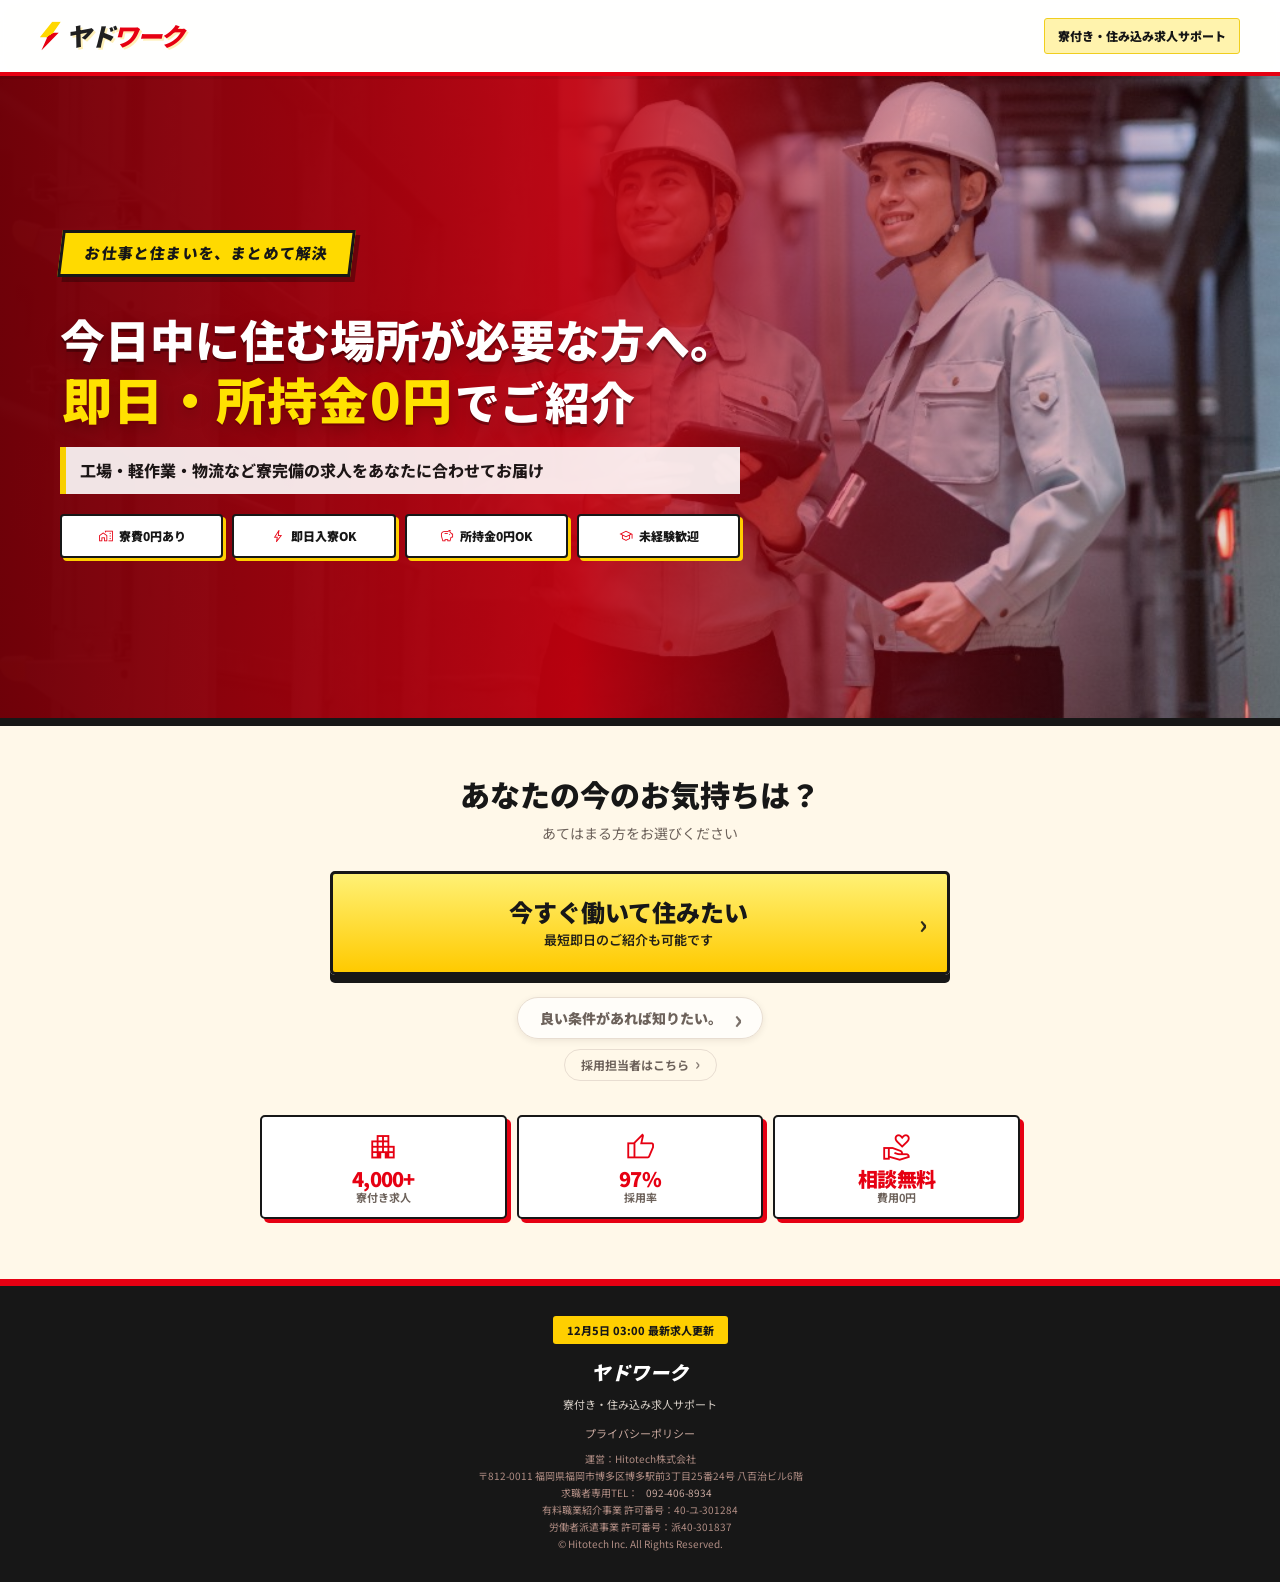
<file: lp_step/index.html>
<!DOCTYPE html>
<html lang="ja">
<head>
<meta charset="UTF-8">
<meta name="viewport" content="width=device-width, initial-scale=1.0">
<!-- ▼▼ 計測タグ：本番前に有効化してください（ダミーIDでの誤発火・遅延を防ぐため、既定では無効化しています）▼▼
     使い方：下のブロックのコメントを外し、GTM-XXXXXXX と "XXXXXXXXXX" を自社IDに置き換える

<!== Google Tag Manager ==>
<script>(function(w,d,s,l,i){w[l]=w[l]||[];w[l].push({'gtm.start':
new Date().getTime(),event:'gtm.js'});var f=d.getElementsByTagName(s)[0],
j=d.createElement(s),dl=l!='dataLayer'?'&l='+l:'';j.async=true;j.src=
'https://www.googletagmanager.com/gtm.js?id='+i+dl;f.parentNode.insertBefore(j,f);
})(window,document,'script','dataLayer','GTM-XXXXXXX');</script>

<!== Microsoft Clarity ==>
<script type="text/javascript">
    (function(c,l,a,r,i,t,y){
        c[a]=c[a]||function(){(c[a].q=c[a].q||[]).push(arguments)};
        t=l.createElement(r);t.async=1;t.src="https://www.clarity.ms/tag/"+i;
        y=l.getElementsByTagName(r)[0];y.parentNode.insertBefore(t,y);
    })(window, document, "clarity", "script", "XXXXXXXXXX");
</script>

▲▲ 計測タグ ここまで ▲▲ -->
<title>ヤドワーク | 寮付き・住み込み求人サポート</title>
<meta name="description" content="寮付き・住み込みのお仕事に特化した求人サポート「ヤドワーク」。寮付きのお仕事を即日・所持金0円でご紹介。工場・軽作業・物流など、寮完備の求人をあなたに合わせてお届けします。">
<link rel="icon" type="image/png" href="favicon.png">
<link rel="apple-touch-icon" href="favicon.png">
<link rel="preconnect" href="https://fonts.googleapis.com">
<link rel="preconnect" href="https://fonts.gstatic.com" crossorigin>
<link href="https://fonts.googleapis.com/css2?family=Noto+Sans+JP:wght@400;500;700;800;900&display=swap" rel="stylesheet">
<link href="https://fonts.googleapis.com/css2?family=Material+Symbols+Outlined:opsz,wght,FILL,GRAD@20..48,100..700,0,0&display=swap" rel="stylesheet">
<style>
  :root{
    --primary:#e5391c;
    --primary-dark:#bb2410;
    --navy:#2b1210;
    --accent:#f26522;
    --sky:#ff8a3d;
    --sky-light:#ffcba8;
    --bg:#fdf2ee;
    --card:#ffffff;
    --text:#2b1a17;
    --muted:#94756e;
    --line:#f2d8cd;
    --danger:#e23b3b;
    --radius:16px;
    --shadow:0 10px 30px rgba(180,42,18,.12);
    --shadow-sm:0 2px 8px rgba(180,42,18,.07);
  }
  *{box-sizing:border-box;margin:0;padding:0;-webkit-tap-highlight-color:transparent;}
  html{scroll-behavior:smooth;height:100%;background:var(--navy);overscroll-behavior:none;}
  body{
    font-family:"Noto Sans JP","Hiragino Kaku Gothic ProN","Hiragino Sans",Meiryo,sans-serif;
    color:var(--text);line-height:1.65;min-height:100%;
    overscroll-behavior:none;
    background:
      radial-gradient(1200px 600px at 50% -200px,#fbe0d6 0%,transparent 60%),
      var(--bg);
  }
  /* スティッキーフッター：通常フローのまま .wrap（縦flex・min-height:100dvh）の
     最下部に配置。footer の margin-top:auto で、コンテンツが少なくても
     画面の底に貼り付き、多いときはコンテンツの下に押し出される。 */
  .wrap{max-width:480px;margin:0 auto;background:transparent;position:relative;
    display:flex;flex-direction:column;min-height:100vh;min-height:100dvh;}
  footer{margin-top:auto;position:relative;z-index:40;background:var(--navy);}
  /* ===== Header ===== */
  header{
    background:rgba(255,255,255,.82);backdrop-filter:saturate(160%) blur(10px);
    -webkit-backdrop-filter:saturate(160%) blur(10px);
    padding:13px 20px;display:flex;align-items:center;gap:10px;
    position:sticky;top:0;z-index:50;border-bottom:1px solid var(--line);
  }
  header .logo{font-size:21px;font-weight:900;letter-spacing:.3px;color:var(--navy);cursor:pointer;}
  header .logo .b{color:var(--primary);}
  header .tag{font-size:10.5px;font-weight:700;color:var(--muted);margin-left:auto;
    background:#fde4db;padding:5px 10px;border-radius:999px;}
  /* ===== Hero ===== */
  .hero{
    background:
      radial-gradient(420px 220px at 85% 0%,rgba(255,138,61,.35),transparent 70%),
      linear-gradient(155deg,rgba(229,57,28,.72) 0%,rgba(187,36,16,.72) 55%,rgba(43,18,16,.8) 100%),
      url("images/hero-bg.png") center/cover no-repeat;
    color:#fff;padding:40px 24px 60px;text-align:center;position:relative;overflow:hidden;
  }
  .hero::before{content:"";position:absolute;width:240px;height:240px;border-radius:50%;
    background:rgba(255,255,255,.07);top:-90px;left:-70px;}
  .hero::after{content:"";position:absolute;left:0;right:0;bottom:-1px;height:34px;
    background:var(--bg);
    clip-path:polygon(0 100%,100% 100%,100% 0,0 60%);}
  .hero .inner{position:relative;z-index:1;}
  .hero .sub{display:inline-block;font-size:12px;font-weight:700;letter-spacing:.5px;
    background:rgba(255,255,255,.15);border:1px solid rgba(255,255,255,.25);
    padding:5px 14px;border-radius:999px;margin-bottom:16px;}
  .hero h1{font-size:27px;font-weight:900;margin:0 0 10px;line-height:1.4;letter-spacing:.5px;}
  .hero h1 .hl{
    background:linear-gradient(transparent 62%,rgba(255,203,168,.5) 62%);
    color:#fff;padding:0 2px;}
  .hero .lead{font-size:13.5px;opacity:.95;margin-top:6px;}
  .hero .badges{display:flex;gap:7px;justify-content:center;margin-top:18px;flex-wrap:wrap;}
  .hero .badge{background:rgba(255,255,255,.16);border:1px solid rgba(255,255,255,.32);
    border-radius:8px;padding:7px 12px;font-size:12px;font-weight:700;
    display:inline-flex;align-items:center;gap:5px;}
  .hero .badge .material-symbols-outlined{font-size:16px;line-height:1;font-variation-settings:'wght' 300;}
  /* ===== Intro CTA ===== */
  .intro{padding:6px 20px 34px;text-align:center;}
  .intro .q{font-size:19px;font-weight:900;margin-bottom:3px;color:var(--navy);}
  .intro .note{font-size:12px;color:var(--muted);margin-bottom:18px;}
  .cta{
    position:relative;display:flex;align-items:center;justify-content:center;
    width:100%;border:none;border-radius:14px;cursor:pointer;overflow:hidden;
    font-size:17px;font-weight:900;padding:18px 22px;margin:11px 0;color:#fff;
    background:linear-gradient(135deg,var(--sky),var(--primary));
    box-shadow:0 8px 20px rgba(229,57,28,.35);
    transition:transform .14s,box-shadow .14s;font-family:inherit;
  }
  .cta::after{content:"›";position:absolute;right:20px;font-size:26px;font-weight:700;opacity:.9;}
  .cta.alt{background:linear-gradient(135deg,#ff9d5c,#e2551e);box-shadow:0 8px 20px rgba(226,85,30,.3);}
  .cta:hover{transform:translateY(-2px);box-shadow:0 12px 26px rgba(229,57,28,.4);}
  .cta:active{transform:translateY(1px);}
  .cta .txt{display:flex;flex-direction:column;align-items:center;line-height:1.3;}
  .cta small{font-size:11.5px;font-weight:600;opacity:.95;margin-top:2px;}
  /* 採用担当者向け：控えめな小さいボタン */
  .cta-mini{
    display:inline-flex;align-items:center;justify-content:center;gap:6px;
    margin:10px auto 0;padding:7px 16px;line-height:1;
    font-family:inherit;font-size:12px;font-weight:700;cursor:pointer;
    color:var(--muted);background:transparent;text-decoration:none;
    border:1px solid var(--line);border-radius:999px;
    transition:color .16s,border-color .16s,background .16s;
  }
  .cta-mini::after{content:"›";font-size:16px;font-weight:700;opacity:.8;line-height:1;
    position:relative;top:-2px;}
  .cta-mini:hover{color:var(--primary);border-color:var(--sky);background:#fff5f0;}
  .trust{display:flex;justify-content:center;gap:10px;margin-top:24px;}
  .trust .t{flex:1;background:var(--card);border:1px solid var(--line);border-radius:12px;
    padding:12px 8px;box-shadow:var(--shadow-sm);
    display:flex;flex-direction:column;align-items:center;justify-content:center;gap:4px;}
  .trust .tt{display:flex;flex-direction:column;align-items:center;line-height:1.1;}
  .trust b{color:var(--primary);font-size:18px;font-weight:900;display:block;line-height:1.2;}
  .trust span{font-size:10.5px;color:var(--muted);font-weight:700;}
  .trust .t .material-symbols-outlined{font-size:30px;color:var(--primary);flex-shrink:0;
    font-variation-settings:'wght' 300;}
  /* ===== Form ===== */
  .form-area{padding:0 0 48px;}
  .progress{
    position:sticky;top:55px;z-index:40;
    background:rgba(253,242,238,.92);backdrop-filter:blur(8px);
    padding:14px 20px 12px;border-bottom:1px solid var(--line);
  }
  .progress .bar{height:9px;background:#f7ddd2;border-radius:999px;overflow:hidden;}
  .progress .fill{height:100%;width:0;border-radius:999px;transition:width .4s cubic-bezier(.4,0,.2,1);
    background:linear-gradient(90deg,var(--sky),var(--primary));position:relative;}
  .progress .fill::after{content:"";position:absolute;inset:0;border-radius:999px;
    background:linear-gradient(90deg,transparent,rgba(255,255,255,.5),transparent);
    animation:shine 1.8s infinite;}
  @keyframes shine{0%{transform:translateX(-100%);}60%,100%{transform:translateX(100%);}}
  .progress .meta{display:flex;justify-content:space-between;font-size:11.5px;color:var(--muted);margin-top:7px;font-weight:700;}
  .progress .meta b{color:var(--primary);}
  .step{display:none;padding:26px 20px 0;animation:slide .35s ease;}
  .step.active{display:block;}
  @keyframes slide{from{opacity:0;transform:translateY(12px);}to{opacity:1;transform:none;}}
  .step h2{font-size:21px;font-weight:900;text-align:center;margin-bottom:5px;color:var(--navy);letter-spacing:.3px;}
  .step .desc{font-size:12px;color:var(--muted);text-align:center;margin-bottom:20px;}
  .opts{display:grid;gap:11px;}
  .opts.two{grid-template-columns:1fr 1fr;}
  .opt{
    position:relative;border:2px solid var(--line);background:var(--card);border-radius:14px;
    padding:16px 18px;font-size:15.5px;font-weight:700;cursor:pointer;text-align:left;
    display:flex;align-items:center;gap:13px;transition:all .16s;color:var(--text);
    box-shadow:var(--shadow-sm);
  }
  .opts.two .opt{justify-content:center;text-align:center;padding:24px 10px;}
  .opts.two .opt.opt-wide{grid-column:1 / -1;padding:18px 10px;}
  .opt .opt-copy{display:flex;flex-direction:column;align-items:flex-start;line-height:1.35;}
  .opt .opt-copy small{margin-top:3px;color:var(--primary);font-size:11.5px;font-weight:900;}
  .opt .ic{
    width:38px;height:38px;border-radius:10px;
    background:linear-gradient(135deg,#fde0d5,#fbd3c4);color:var(--primary);
    display:grid;place-items:center;font-size:19px;flex:none;transition:all .16s;
  }
  .opt::after{content:"›";margin-left:auto;color:#e8bcae;font-size:22px;font-weight:700;transition:color .16s;}
  .opts.two .opt::after{display:none;}
  .opt:hover{border-color:var(--sky);background:#fff5f0;transform:translateY(-1px);
    box-shadow:0 6px 16px rgba(229,57,28,.12);}
  .opt:hover::after{color:var(--sky);}
  .opt.sel{border-color:var(--primary);background:#fdeee7;
    box-shadow:0 6px 18px rgba(229,57,28,.22);}
  .opt.sel .ic{background:linear-gradient(135deg,var(--sky),var(--primary));color:#fff;transform:scale(1.05);}
  .opt.sel::after{content:"✓";color:var(--primary);}
  /* inputs */
  .field{margin-bottom:20px;}
  .field label{display:block;font-size:14px;font-weight:800;margin-bottom:8px;color:var(--navy);}
  .field label .req{color:#fff;background:var(--danger);font-size:10px;font-weight:800;
    margin-left:7px;padding:2px 7px;border-radius:5px;vertical-align:middle;}
  .field input,.field select{
    width:100%;border:2px solid var(--line);border-radius:12px;padding:15px;
    font-size:16px;background:#fff;color:var(--text);font-family:inherit;transition:border-color .15s,box-shadow .15s;
  }
  .field input:focus,.field select:focus{outline:none;border-color:var(--primary);
    box-shadow:0 0 0 4px rgba(229,57,28,.12);}
  .field .hint{font-size:11px;color:var(--muted);margin-top:6px;}
  .field .err{font-size:12px;color:var(--danger);margin-top:6px;display:none;font-weight:700;}
  .field.invalid input,.field.invalid select{border-color:var(--danger);box-shadow:0 0 0 4px rgba(226,59,59,.1);}
  .field.invalid .err{display:block;}
  .dob-row{display:flex;gap:8px;}
  .dob-row select{flex:1.4;min-width:0;padding-left:10px;padding-right:10px;}
  .dob-row select:first-child{flex:2;}
  .nav{display:flex;gap:11px;margin-top:24px;}
  .btn{
    flex:1;border:none;border-radius:13px;padding:17px;font-size:16px;font-weight:900;
    cursor:pointer;transition:transform .12s,box-shadow .12s;font-family:inherit;
  }
  .btn:active{transform:translateY(1px);}
  .btn-back{background:#f5e2db;color:var(--muted);flex:0 0 32%;}
  .btn-back:hover{background:#eecfc5;}
  .btn-next{background:linear-gradient(135deg,var(--primary),var(--primary-dark));color:#fff;
    box-shadow:0 8px 18px rgba(229,57,28,.3);}
  .btn-next:hover{box-shadow:0 12px 22px rgba(229,57,28,.38);}
  .btn-submit{background:linear-gradient(135deg,var(--sky),var(--primary));color:#fff;line-height:1.3;
    box-shadow:0 8px 20px rgba(229,57,28,.35);}
  .btn-submit:hover{box-shadow:0 12px 26px rgba(229,57,28,.42);}
  .secure{display:flex;align-items:center;justify-content:center;gap:6px;
    font-size:11px;color:var(--muted);margin-top:18px;}
  .privacy{font-size:12px;color:var(--muted);text-align:center;margin-top:16px;}
  .privacy input{margin-right:6px;transform:scale(1.25);vertical-align:middle;accent-color:var(--primary);}
  .privacy a{color:var(--primary);font-weight:700;}
  /* ===== Done ===== */
  .done{display:none;padding:54px 24px;text-align:center;animation:slide .45s ease;}
  .done.active{display:block;}
  .done .check{width:92px;height:92px;border-radius:50%;
    background:linear-gradient(135deg,var(--sky),var(--primary));color:#fff;
    display:grid;place-items:center;font-size:46px;margin:0 auto 22px;
    box-shadow:0 12px 30px rgba(229,57,28,.4);animation:pop .5s cubic-bezier(.2,.8,.3,1.4);}
  @keyframes pop{0%{transform:scale(0);}100%{transform:scale(1);}}
  .done h2{font-size:23px;font-weight:900;margin-bottom:12px;color:var(--navy);}
  .done p{font-size:14px;color:var(--muted);margin-bottom:6px;}
  .done .box{background:var(--card);border:1px solid var(--line);border-radius:var(--radius);
    padding:20px;margin-top:26px;text-align:left;font-size:13.5px;box-shadow:var(--shadow);}
  .done .box h3{font-size:13px;color:var(--primary);margin-bottom:12px;font-weight:800;
    padding-bottom:8px;border-bottom:2px solid #fde4db;}
  .done .box .line{display:flex;justify-content:space-between;gap:12px;padding:9px 0;border-bottom:1px dashed var(--line);}
  .done .box .line:last-child{border:none;}
  .done .box .line span:first-child{color:var(--muted);white-space:nowrap;}
  .done .box .line span:last-child{font-weight:700;text-align:right;}
  /* ===== Footer ===== */
  footer{background:var(--navy);color:#c9a99f;padding:26px 20px;text-align:center;font-size:11px;margin-top:auto;}
  footer .upd{display:inline-block;color:var(--navy);background:var(--sky-light);font-weight:800;
    padding:5px 14px;border-radius:999px;margin-bottom:12px;font-size:11px;}
  footer .fname{color:#fff;font-weight:900;font-size:14px;margin-bottom:8px;letter-spacing:.5px;}
  footer .lic{font-size:10px;color:#b08d84;margin-top:8px;line-height:1.7;}
  footer a{color:#c9a99f;margin:0 8px;text-decoration:none;}
  footer a:hover{color:#fff;}
  /* ===== Modal ===== */
  .modal-overlay{position:fixed;inset:0;z-index:100;display:none;padding:20px;
    background:rgba(43,18,16,.55);-webkit-backdrop-filter:blur(2px);backdrop-filter:blur(2px);
    align-items:center;justify-content:center;}
  .modal-overlay.open{display:flex;}
  .modal{background:#fff;border-radius:16px;max-width:680px;width:100%;max-height:85vh;
    display:flex;flex-direction:column;overflow:hidden;box-shadow:0 20px 50px rgba(180,42,18,.3);}
  .modal-head{display:flex;align-items:center;justify-content:space-between;gap:12px;
    padding:15px 20px;border-bottom:1px solid var(--line);flex:none;}
  .modal-head h2{font-size:16px;font-weight:900;color:var(--navy);margin:0;}
  .modal-close{border:none;background:transparent;font-size:24px;line-height:1;
    color:var(--muted);cursor:pointer;padding:2px 8px;border-radius:8px;flex:none;}
  .modal-close:hover{background:#fbeee9;color:var(--navy);}
  .modal-body{padding:18px 22px;overflow-y:auto;-webkit-overflow-scrolling:touch;
    font-size:12.5px;line-height:1.85;color:var(--text);}
  .modal-body h3{font-size:13.5px;font-weight:900;color:var(--navy);margin:18px 0 6px;}
  .modal-body h3:first-of-type{margin-top:0;}
  .modal-body p{margin:0 0 10px;}
  .modal-body ul{margin:0 0 10px;padding-left:1.3em;}
  .modal-body .meta{font-size:11px;color:var(--muted);margin-bottom:4px;}
  .modal-body ol{margin:0 0 10px;padding-left:1.5em;}
  .modal-body .todo{background:#fff6e5;border:1px solid #f0d38a;border-radius:10px;
    padding:12px 14px;font-size:11.5px;color:#8a6d16;margin-bottom:14px;}
  /* スマホ：お気持ちセクションを画面中央のモーダルに */
  .intro-close{display:none;}
  @media (max-width:559px){
    #introScreen.modal-open::before{
      content:"";position:fixed;inset:0;z-index:900;
      background:rgba(43,18,16,.55);backdrop-filter:blur(2px);
      -webkit-backdrop-filter:blur(2px);
    }
    #introScreen.modal-open .intro{
      position:fixed;top:50%;left:50%;
      transform:translate(-50%,-50%) scale(.85);
      width:calc(100% - 28px);max-width:430px;max-height:90vh;
      overflow-y:auto;-webkit-overflow-scrolling:touch;
      z-index:1000;background:#fff;border-radius:24px;
      padding:42px 24px 28px;
      box-shadow:0 28px 70px rgba(43,18,16,.45);
      opacity:0;animation:introPop .32s cubic-bezier(.2,.9,.3,1.2) forwards;
    }
    #introScreen.modal-open .intro .q{font-size:24px;margin-bottom:6px;}
    #introScreen.modal-open .intro .note{font-size:13px;margin-bottom:22px;}
    #introScreen.modal-open .intro .cta{font-size:18px;padding:20px 22px;}
    #introScreen.modal-open .intro .cta small{font-size:12px;}
    #introScreen.modal-open .intro-close{
      display:flex;align-items:center;justify-content:center;
      position:absolute;top:12px;right:12px;width:34px;height:34px;
      border:none;border-radius:50%;cursor:pointer;
      font-size:22px;line-height:1;color:var(--muted);
      background:#fbeee9;font-family:inherit;padding:0;
      transition:background .16s,color .16s;
    }
    #introScreen.modal-open .intro-close:active{background:#f0d9d0;color:var(--navy);}
  }
  @keyframes introPop{
    to{opacity:1;transform:translate(-50%,-50%) scale(1);}
  }
  /* PC専用レイアウト（横900px以上） */
  @media (min-width:900px){
    body{
      background:
        radial-gradient(900px 500px at 50% -200px,#fbe0d6 0%,transparent 60%),
        linear-gradient(180deg,#fdeee8,#fbe8e2);
    }
    .wrap{max-width:100%;width:100%;}
    header{padding:16px 68px;}
    header .logo{font-size:23px;}
    header .tag{font-size:12px;}
    #introScreen{
      position:relative;overflow:hidden;
      min-height:calc(100dvh - 62px - var(--footer-h,0px));
      background:linear-gradient(150deg,#e5391c 0%,#bb2410 55%,#2b1210 100%);
      display:flex;flex-direction:column;justify-content:center;gap:40px;
      padding:64px max(40px,calc((100% - 1120px)/2));
    }
    #introScreen::before{
      content:"";position:absolute;top:0;right:0;bottom:0;
      width:60%;z-index:0;pointer-events:none;
      background:url("images/hero-bg.png") center/cover no-repeat;
      -webkit-mask-image:linear-gradient(90deg,transparent 0%,rgba(0,0,0,.5) 10%,#000 22%);
      mask-image:linear-gradient(90deg,transparent 0%,rgba(0,0,0,.5) 10%,#000 60%);
    }
    .hero,.intro{position:relative;z-index:1;}
    .hero{
      background:none;padding:0;align-self:flex-start;max-width:720px;
      text-align:left;overflow:visible;
    }
    .hero::before,.hero::after{display:none;}
    .hero .sub{font-size:16px;margin-bottom:24px;padding:7px 16px;}
    .hero h1{font-size:54px;line-height:1.25;margin-bottom:22px;}
    .hero .lead{font-size:21px;line-height:1.6;}
    .hero .lead br{display:none;}
    .hero .badges{justify-content:flex-start;margin-top:30px;gap:11px;}
    .hero .badge{font-size:15px;padding:10px 18px;}
    .intro{
      width:100%;max-width:1120px;
      background:var(--card);border-radius:22px;padding:32px 36px;margin:0;
      box-shadow:0 30px 70px rgba(43,18,16,.35);
    }
    .intro .q{font-size:24px;}
    .cta-row{display:flex;gap:16px;}
    .cta-row .cta{margin:0;flex:1;}
    .cta{font-size:18px;}
    .cta:hover{transform:translateY(-2px);}
    .trust .t{flex-direction:row;gap:14px;}
    .trust .tt{align-items:flex-start;}
    .trust b{font-size:23px;}
    .trust span{font-size:12.5px;}
    .trust .t .material-symbols-outlined{font-size:42px;}
    #formScreen,#doneScreen{
      flex:0 0 auto;align-self:center;
      width:100%;max-width:600px;margin:48px auto;
      background:var(--card);border-radius:22px;
      box-shadow:0 20px 50px rgba(120,30,15,.14);
      padding-bottom:34px;
    }
    .progress{position:static;border-radius:22px 22px 0 0;background:#fdf1ec;}
    .step{padding:30px 34px 0;}
    .step h2{font-size:23px;}
    .done{padding:56px 40px;}
    footer{padding:30px max(40px,calc((100% - 1120px)/2));}
  }
  @media (min-width:560px) and (max-width:899px){
    body{background:
      radial-gradient(700px 450px at 50% -120px,#f7ddd2 0%,transparent 60%),var(--bg);}
    .wrap{max-width:520px;box-shadow:0 0 50px rgba(120,30,15,.10);}
  }
</style>
<link rel="stylesheet" href="design-reference.css">
</head>
<body class="step-lp">
<!-- Google Tag Manager (noscript)：GTM有効化時に下のコメントを外す
<noscript><iframe src="https://www.googletagmanager.com/ns.html?id=GTM-XXXXXXX"
height="0" width="0" style="display:none;visibility:hidden"></iframe></noscript>
-->
<div class="wrap">

  <header>
    <div class="logo" id="homeLogo" role="button" aria-label="トップに戻る">ヤド<span class="b">ワーク</span></div>
    <div class="tag">寮付き・住み込み求人サポート</div>
  </header>

  <!-- ===== INTRO ===== -->
  <section id="introScreen">
    <div class="hero">
      <div class="inner">
        <span class="sub">お仕事と住まいを、まとめて解決</span>
        <h1>
          <span class="hero-line hero-audience">今日中に住む場所が必要な方へ。</span>
          <span class="hero-line"><span class="hl hero-key">即日・所持金0円</span>でご紹介</span>
        </h1>
        <div class="lead">工場・軽作業・物流など<br>寮完備の求人をあなたに合わせてお届け</div>
        <div class="badges">
          <span class="badge"><span class="material-symbols-outlined">home_work</span>寮費0円あり</span>
          <span class="badge"><span class="material-symbols-outlined">bolt</span>即日入寮OK</span>
          <span class="badge"><span class="material-symbols-outlined">savings</span>所持金0円OK</span>
          <span class="badge"><span class="material-symbols-outlined">school</span>未経験歓迎</span>
        </div>
      </div>
    </div>

    <div class="intro">
      <button class="intro-close" id="introClose" type="button" aria-label="閉じる">×</button>
      <div class="q">あなたの今のお気持ちは？</div>
      <div class="note">あてはまる方をお選びください</div>
      <div class="cta-row">
        <button class="cta cta-primary" data-feeling="今すぐ働いて住みたい">
          <span class="txt">今すぐ働いて住みたい<small>最短即日のご紹介も可能です</small></span>
        </button>
        <button class="cta cta-secondary" data-feeling="良い条件があれば知りたい">
          <span class="txt">良い条件があれば知りたい。</span>
        </button>
      </div>

      <div style="text-align:center;">
        <a class="cta-mini" href="https://hitotech.jp/contact/" target="_blank" rel="noopener noreferrer">採用担当者はこちら</a>
      </div>

      <div class="trust">
        <div class="t"><span class="material-symbols-outlined">apartment</span><div class="tt"><b>4,000+</b><span>寮付き求人</span></div></div>
        <div class="t"><span class="material-symbols-outlined">thumb_up</span><div class="tt"><b>97%</b><span>採用率</span></div></div>
        <div class="t"><span class="material-symbols-outlined">volunteer_activism</span><div class="tt"><b>相談無料</b><span>費用0円</span></div></div>
      </div>
    </div>
  </section>

  <!-- ===== FORM ===== -->
  <section id="formScreen" class="form-area" style="display:none;">
    <div class="progress">
      <div class="bar"><div class="fill" id="fill"></div></div>
      <div class="meta"><span id="stepLabel">STEP 1</span><span id="stepPct">0%</span></div>
    </div>

    <!-- STEP 1: 現在の状況 -->
    <div class="step active" data-step="1">
      <h2>今の状況を教えてください</h2>
      <div class="desc">あてはまるものをお選びください</div>
      <div class="opts" data-key="situation" data-auto>
        <button class="opt" data-val="今すぐに住む場所がほしい"><span class="ic">🏠</span><span class="opt-copy">今すぐに住む場所がほしい<small>最短即日でご紹介・所持金0円でもOK</small></span></button>
        <button class="opt" data-val="離職済みで求職中"><span class="ic">🔍</span>離職済みで求職中</button>
        <button class="opt" data-val="転職検討中"><span class="ic">💼</span>転職検討中</button>
      </div>
      <div class="nav"><button class="btn btn-back" data-back>＜ 戻る</button></div>
    </div>

    <!-- STEP 2: 時期 -->
    <div class="step" data-step="2">
      <h2>いつから働きたいですか？</h2>
      <div class="desc">あてはまるものをお選びください</div>
      <div class="opts" data-key="timing" data-auto>
        <button class="opt" data-val="できるだけ早く"><span class="ic">⚡</span>できるだけ早く</button>
        <button class="opt" data-val="1ヶ月以内"><span class="ic">🗓️</span>1ヶ月以内</button>
        <button class="opt" data-val="未定"><span class="ic">🤔</span>未定</button>
      </div>
      <div class="nav"><button class="btn btn-back" data-back>＜ 戻る</button></div>
    </div>

    <!-- STEP 3: 入寮希望 -->
    <div class="step" data-step="3">
      <h2>入寮のご希望はありますか？</h2>
      <div class="desc">寮付き・住み込みの求人をご紹介できます</div>
      <div class="opts" data-key="dormitory" data-auto>
        <button class="opt" data-val="今すぐ入寮したい"><span class="ic">🏠</span>今すぐ入寮したい</button>
        <button class="opt" data-val="寮付きが嬉しい"><span class="ic">🛏️</span>寮付きが嬉しい</button>
        <button class="opt" data-val="どちらでも良い"><span class="ic">🤝</span>どちらでも良い</button>
        <button class="opt" data-val="通勤希望"><span class="ic">🚶</span>通勤希望</button>
      </div>
      <div class="nav"><button class="btn btn-back" data-back>＜ 戻る</button></div>
    </div>

    <!-- STEP 4: 仕事タイプ -->
    <div class="step" data-step="4">
      <h2>希望のお仕事タイプは？</h2>
      <div class="desc">あてはまるものをお選びください</div>
      <div class="opts two" data-key="jobtype" data-auto>
        <button class="opt" data-val="工場・製造">工場・製造</button>
        <button class="opt" data-val="軽作業・仕分け">軽作業・仕分け</button>
        <button class="opt" data-val="物流・ドライバー">物流・ドライバー</button>
        <button class="opt" data-val="建築・設備">建築・設備</button>
        <button class="opt opt-wide" data-val="特にこだわりなし・お任せ">特にこだわりなし・お任せ</button>
      </div>
      <div class="nav"><button class="btn btn-back" data-back>＜ 戻る</button></div>
    </div>

    <!-- STEP 5: お住まいの地域 -->
    <div class="step" data-step="5">
      <h2>お住まいの地域は？</h2>
      <div class="desc">お近くから通える求人・入寮先をご案内します</div>
      <div class="field" id="f-res">
        <label>お住まいの都道府県<span class="req">必須</span></label>
        <select id="residence">
          <option value="">都道府県を選択</option>
        </select>
        <div class="err">都道府県を選択してください</div>
      </div>
      <div class="nav">
        <button class="btn btn-back" data-back>＜ 戻る</button>
        <button class="btn btn-next" data-next>次へ ＞</button>
      </div>
    </div>

    <!-- STEP 6: 希望勤務エリア -->
    <div class="step" data-step="6">
      <h2>希望の勤務エリアはありますか？</h2>
      <div class="desc">全国の寮付き求人からお探しします</div>
      <div class="field" id="f-pref">
        <label>希望勤務エリア<span class="req">必須</span></label>
        <select id="pref">
          <option value="">エリアを選択</option>
          <option value="全国どこでもOK">全国どこでもOK</option>
        </select>
        <div class="err">希望勤務エリアを選択してください</div>
      </div>
      <div class="nav">
        <button class="btn btn-back" data-back>＜ 戻る</button>
        <button class="btn btn-next" data-next>次へ ＞</button>
      </div>
    </div>

    <!-- STEP 7: お名前・フリガナ・生年月日・性別 -->
    <div class="step" data-step="7">
      <h2>あなたについて教えてください</h2>
      <div class="desc">ご紹介できる求人がより正確にわかります</div>
      <div class="field" id="f-name">
        <label>お名前<span class="req">必須</span></label>
        <input type="text" id="name" placeholder="例：山田 太郎" autocomplete="name">
        <div class="err">お名前を入力してください</div>
      </div>
      <div class="field" id="f-furigana">
        <label>フリガナ<span class="req">必須</span></label>
        <input type="text" id="furigana" placeholder="例：ヤマダ タロウ">
        <div class="hint">カタカナでご入力ください（ひらがなは自動で変換されます）</div>
        <div class="err">フリガナをカタカナで入力してください</div>
      </div>
      <div class="field" id="f-birth">
        <label>生年月日<span class="req">必須</span></label>
        <div class="dob-row">
          <select id="birthY" autocomplete="bday-year"><option value="">年</option></select>
          <select id="birthM" autocomplete="bday-month"><option value="">月</option></select>
          <select id="birthD" autocomplete="bday-day"><option value="">日</option></select>
        </div>
        <div class="err">正しい生年月日を選択してください</div>
      </div>
      <div class="field" id="f-gender">
        <label>性別<span class="req">必須</span></label>
        <select id="gender">
          <option value="">選択してください</option>
          <option value="男性">男性</option>
          <option value="女性">女性</option>
          <option value="未回答">未回答</option>
        </select>
        <div class="err">性別を選択してください</div>
      </div>
      <div class="nav">
        <button class="btn btn-back" data-back>＜ 戻る</button>
        <button class="btn btn-next" data-next>次へ ＞</button>
      </div>
    </div>

    <!-- STEP 8: ご連絡先 -->
    <div class="step" data-step="8">
      <h2>ご連絡先を教えてください</h2>
      <div class="desc">あなただけの非公開求人を、最短即日でお届けします</div>
      <div class="field" id="f-tel">
        <label>携帯番号<span class="req">必須</span></label>
        <input type="tel" id="tel" placeholder="09012345678" inputmode="numeric" autocomplete="tel">
        <div class="hint">ハイフンなし・半角数字でご入力ください</div>
        <div class="err">正しい携帯番号を入力してください</div>
      </div>
      <div class="field" id="f-email">
        <label>メールアドレス<span class="req">必須</span></label>
        <input type="email" id="email" placeholder="例：sample@example.com" inputmode="email" autocomplete="email">
        <div class="err">正しいメールアドレスを入力してください</div>
      </div>
      <div class="privacy">
        <label><input type="checkbox" id="agree"><a href="#" data-pp>プライバシーポリシー</a>に同意する</label>
        <div class="err" id="agreeErr" style="display:none;">同意が必要です</div>
      </div>
      <div class="nav">
        <button class="btn btn-back" data-back>＜ 戻る</button>
        <button class="btn btn-submit" id="submitBtn">寮付きの<br>非公開求人を受け取る</button>
      </div>
      <div class="secure">🔒 入力情報はSSLで保護されています</div>
    </div>
  </section>

  <!-- ===== DONE ===== -->
  <section id="doneScreen" class="done">
    <div class="check">✓</div>
    <h2>ご登録ありがとうございます！</h2>
    <p>担当スタッフより、ご希望に合った<br>寮付き・住み込みのお仕事をご連絡いたします。</p>
    <div class="box">
      <h3>ご入力内容</h3>
      <div id="summary"></div>
    </div>
  </section>

  <footer>
    <div class="upd" id="updTime">最新求人更新</div>
    <div class="fname">ヤドワーク</div>
    <div>寮付き・住み込み求人サポート</div>
    <div style="margin-top:10px;">
      <a href="#" data-pp>プライバシーポリシー</a>
    </div>
    <div class="lic">
      運営：Hitotech株式会社<br>
      〒812-0011 福岡県福岡市博多区博多駅前3丁目25番24号 八百治ビル6階<br>
      求職者専用TEL：<a href="tel:0924068934">092-406-8934</a><br>
      有料職業紹介事業 許可番号：40-ユ-301284<br>
      労働者派遣事業 許可番号：派40-301837<br>
      © Hitotech Inc. All Rights Reserved.
    </div>
  </footer>

  <!-- ===== プライバシーポリシー モーダル ===== -->
  <div class="modal-overlay" id="ppModal" role="dialog" aria-modal="true" aria-label="プライバシーポリシー">
    <div class="modal">
      <div class="modal-head">
        <h2>個人情報保護方針（プライバシーポリシー）</h2>
        <button class="modal-close" id="ppClose" aria-label="閉じる">×</button>
      </div>
      <div class="modal-body">
        <p class="meta">制定日 2022年4月8日<br>最終改正日 2026年6月9日</p>

        <h3>1. 事業者情報</h3>
        <p>Hitotech株式会社（以下「当社」といいます。）<br>
        所在地：〒812-0011 福岡県福岡市博多区博多駅前3丁目25番24号 八百治ビル6階<br>
        代表者：代表取締役 汐見亮祐<br>
        個人情報保護管理者：井ノ上陽充<br>
        お問い合わせ：<a href="mailto:info@hitotech.jp">info@hitotech.jp</a>／<a href="tel:0924068914">092-406-8914</a></p>

        <h3>2. 取得する個人情報</h3>
        <p>当社は、本サイトのお仕事紹介サービスにおいて、氏名、フリガナ、生年月日、性別、電話番号、メールアドレス、居住地域、希望条件等の情報を取得します。</p>

        <h3>3. 利用目的</h3>
        <p>当社は、取得した個人情報を以下の目的で利用します。</p>
        <ul>
          <li>寮付き・住み込み求人その他お仕事のご紹介、及びそれに伴うご連絡のため</li>
          <li>お問い合わせ・ご相談への対応のため</li>
          <li>サービスの品質向上、及び新サービスの開発・改善のため</li>
          <li>ご本人の同意に基づく、提携する求人企業・人材サービス事業者へのご紹介のため</li>
        </ul>

        <h3>4. 第三者提供</h3>
        <p>当社は、ご本人の同意がある場合、又は法令で認められる場合を除き、個人情報を第三者に提供しません。お仕事のご紹介にあたり、ご本人の同意に基づき、提携する求人企業・人材サービス事業者へ必要な範囲で情報を提供することがあります。</p>

        <h3>5. 安全管理措置</h3>
        <p>当社は、取得した個人情報の漏えい、滅失又はき損の防止その他の安全管理のために、必要かつ適切な措置を講じます。通信はSSLにより暗号化しています。</p>

        <h3>6. 開示・訂正・利用停止等の請求</h3>
        <p>ご本人は、当社の保有する自己の個人情報について、開示、訂正、追加、削除、利用停止等を請求することができます。上記お問い合わせ窓口までご連絡ください。</p>

        <h3>7. お問い合わせ窓口</h3>
        <p>Hitotech株式会社 個人情報に関するお問い合わせ窓口<br>
        メール：<a href="mailto:info@hitotech.jp">info@hitotech.jp</a><br>
        TEL：<a href="tel:0924068914">092-406-8914</a>　FAX：092-406-8915</p>

        <p><a href="https://hitotech.jp/privacy/" target="_blank" rel="noopener noreferrer">個人情報保護方針の全文を公式サイトで確認する</a></p>

        <p>以上</p>
      </div>
    </div>
  </div>
</div>

<script>
(function(){
  "use strict";

  // ============================================================
  // ▼ 応募データの送信先（Google Apps Script の /exec URL）
  //   ・ヤドワーク共通GAS＋スプレッドシートで運用します。
  //   ・shared/Code.gs をGASへ貼り付けてデプロイし、
  //     発行された /exec URL をここに貼り付けてください。
  //   ・空のままでもフォームは最後まで動作し、完了画面まで表示されます
  //     （送信だけスキップ）。プレビュー時はこのままでOK。
  // ============================================================
  var GAS_URL = "https://script.google.com/macros/s/AKfycbzHny0OGTswKFa8gKrjyQAq0ptT1O6pNulZ55f1wG2etlduQevmtPbFXUCnW3KUg5ydjA/exec";
  var LP_TYPE = "ステップ版";
  // ============================================================

  var TOTAL = 8;
  var current = 1;
  var data = { lpType: LP_TYPE };

  // ============================================================
  // アクセス解析トラッキング（匿名の件数カウントのみ）
  //   PV / STEP1〜8到達 / 送信完了(9) を GAS へ送信。
  //   admin.html の管理画面でファネル分析に使用します。
  // ============================================================
  var track = (function(){
    function sget(store, key){ try{ return store.getItem(key); }catch(e){ return null; } }
    function sset(store, key, v){ try{ store.setItem(key, v); }catch(e){} }
    var ua = navigator.userAgent;
    var device = /iPhone|Android.+Mobile/i.test(ua) ? "スマホ"
               : (/iPad|Android|Tablet/i.test(ua) ? "タブレット" : "PC");
    function send(obj){
      if(!GAS_URL) return;
      obj.type = "track";
      obj.lpType = LP_TYPE;
      var payload = JSON.stringify(obj);
      try{
        if(navigator.sendBeacon){
          navigator.sendBeacon(GAS_URL, new Blob([payload], {type:"text/plain;charset=utf-8"}));
        }else{
          fetch(GAS_URL, {method:"POST", mode:"no-cors", keepalive:true,
            headers:{"Content-Type":"text/plain;charset=utf-8"}, body:payload});
        }
      }catch(e){ /* 解析はLP本体の動作に影響させない */ }
    }
    var todayStr = new Date().toDateString();
    var nv = sget(window.localStorage, "sj_last") !== todayStr ? 1 : 0;
    if(nv) sset(window.localStorage, "sj_last", todayStr);
    var ns = sget(window.sessionStorage, "sj_s") ? 0 : 1;
    if(ns) sset(window.sessionStorage, "sj_s", "1");
    send({ ev:"pv", nv:nv, ns:ns, device:device, referrer:document.referrer || "" });
    var sentMax = parseInt(sget(window.sessionStorage, "sj_max") || "0", 10);
    return function(stage){
      if(stage <= sentMax) return;
      sentMax = stage;
      sset(window.sessionStorage, "sj_max", String(stage));
      send({ ev:"step", stage:stage, referrer:document.referrer || "" });
    };
  })();

  // 都道府県データ
  var prefs = {
    "北海道・東北":["北海道","青森県","岩手県","宮城県","秋田県","山形県","福島県"],
    "関東":["東京都","神奈川県","埼玉県","千葉県","茨城県","群馬県","栃木県"],
    "甲信越・北陸":["山梨県","長野県","新潟県","富山県","石川県","福井県"],
    "東海":["愛知県","岐阜県","静岡県","三重県"],
    "関西":["大阪府","兵庫県","京都府","滋賀県","奈良県","和歌山県"],
    "中国":["鳥取県","島根県","岡山県","広島県","山口県"],
    "四国":["徳島県","香川県","愛媛県","高知県"],
    "九州・沖縄":["福岡県","佐賀県","長崎県","熊本県","大分県","宮崎県","鹿児島県","沖縄県"]
  };
  function fillPrefs(selectEl){
    Object.keys(prefs).forEach(function(region){
      var g = document.createElement("optgroup");
      g.label = region;
      prefs[region].forEach(function(p){
        var o = document.createElement("option");
        o.value = p; o.textContent = p; g.appendChild(o);
      });
      selectEl.appendChild(g);
    });
  }
  var sel = document.getElementById("pref");          // 希望勤務エリア
  var selRes = document.getElementById("residence");  // 現在いる地域
  fillPrefs(sel);
  fillPrefs(selRes);

  // 生年月日セレクトの選択肢を生成
  (function fillBirth(){
    var y = document.getElementById("birthY");
    var m = document.getElementById("birthM");
    var d = document.getElementById("birthD");
    function add(el, val, txt){
      var o = document.createElement("option");
      o.value = val; o.textContent = txt; el.appendChild(o);
    }
    for(var i = 2010; i >= 1940; i--) add(y, String(i), i + "年");
    for(var j = 1; j <= 12; j++) add(m, String(j), j + "月");
    for(var k = 1; k <= 31; k++) add(d, String(k), k + "日");
  })();

  // 更新日時（3時間おきの区切りに丸めて表示）
  var now = new Date();
  var UPDATE_INTERVAL_H = 3;
  now.setHours(Math.floor(now.getHours()/UPDATE_INTERVAL_H)*UPDATE_INTERVAL_H, 0, 0, 0);
  document.getElementById("updTime").textContent =
    (now.getMonth()+1)+"月"+now.getDate()+"日 " +
    ("0"+now.getHours()).slice(-2)+":"+("0"+now.getMinutes()).slice(-2)+" 最新求人更新";

  var introScreen = document.getElementById("introScreen");
  var formScreen  = document.getElementById("formScreen");
  var doneScreen  = document.getElementById("doneScreen");
  var fill = document.getElementById("fill");
  var stepLabel = document.getElementById("stepLabel");
  var stepPct = document.getElementById("stepPct");

  // プライバシーポリシー モーダルの開閉
  var ppModal = document.getElementById("ppModal");
  function openPP(e){ if(e) e.preventDefault(); ppModal.classList.add("open"); document.body.style.overflow = "hidden"; }
  function closePP(){ ppModal.classList.remove("open"); document.body.style.overflow = ""; }
  document.querySelectorAll("[data-pp]").forEach(function(a){ a.addEventListener("click", openPP); });
  document.getElementById("ppClose").addEventListener("click", closePP);
  ppModal.addEventListener("click", function(e){ if(e.target === ppModal) closePP(); });
  document.addEventListener("keydown", function(e){ if(e.key === "Escape") closePP(); });

  // ロゴクリック → 最初の画面（intro）に戻る
  function goHome(){
    doneScreen.classList.remove("active");
    formScreen.style.display = "none";
    introScreen.style.display = "";
    showStep(1);
    openIntroModal();
    window.scrollTo(0,0);
  }
  document.getElementById("homeLogo").addEventListener("click", goHome);

  // お気持ちモーダル（スマホ）：開閉
  function openIntroModal(){ introScreen.classList.add("modal-open"); }
  function closeIntroModal(){ introScreen.classList.remove("modal-open"); }
  openIntroModal();
  document.getElementById("introClose").addEventListener("click", closeIntroModal);
  introScreen.addEventListener("click", function(e){
    if(introScreen.classList.contains("modal-open") && !e.target.closest(".intro")){
      closeIntroModal();
    }
  });

  // 気持ち選択 → フォーム開始
  document.querySelectorAll("[data-feeling]").forEach(function(b){
    b.addEventListener("click", function(){
      data.feeling = b.getAttribute("data-feeling");
      introScreen.style.display = "none";
      formScreen.style.display = "block";
      window.scrollTo(0,0);
      updateProgress();
      track(1);
    });
  });

  // 選択式（自動で次へ）
  document.querySelectorAll(".opts[data-auto]").forEach(function(group){
    var key = group.getAttribute("data-key");
    group.querySelectorAll(".opt").forEach(function(opt){
      opt.addEventListener("click", function(){
        group.querySelectorAll(".opt").forEach(function(o){o.classList.remove("sel");});
        opt.classList.add("sel");
        data[key] = opt.getAttribute("data-val");
        setTimeout(function(){ goNext(); }, 220);
      });
    });
  });

  document.querySelectorAll("[data-back]").forEach(function(b){
    b.addEventListener("click", goBack);
  });
  document.querySelectorAll("[data-next]").forEach(function(b){
    b.addEventListener("click", goNext);
  });
  document.getElementById("submitBtn").addEventListener("click", goNext);

  function showStep(n){
    document.querySelectorAll(".step").forEach(function(s){
      s.classList.toggle("active", +s.getAttribute("data-step") === n);
    });
    current = n;
    updateProgress();
    window.scrollTo(0,0);
    track(n);
  }
  function updateProgress(){
    var pct = Math.round(current/TOTAL*100);
    fill.style.width = pct + "%";
    stepLabel.textContent = "STEP " + current + " / " + TOTAL;
    stepPct.textContent = pct + "%";
  }
  function goBack(){
    if(current > 1){ showStep(current-1); }
    else {
      formScreen.style.display = "none";
      introScreen.style.display = "";
      openIntroModal();
      window.scrollTo(0,0);
    }
  }
  function goNext(){
    if(!validate(current)) return;
    if(current < TOTAL){ showStep(current+1); }
    else { submit(); }
  }

  function validate(n){
    if(n === 5){
      data.residence = selRes.value;
      return mark("f-res", !!selRes.value);
    }
    if(n === 6){
      data.pref = sel.value;
      return mark("f-pref", !!sel.value);
    }
    if(n === 7){
      var name = document.getElementById("name").value.trim();
      var okName = name.length >= 1;
      data.name = name;

      var furiEl = document.getElementById("furigana");
      var furigana = furiEl.value.trim().replace(/[ぁ-ゖ]/g, function(c){
        return String.fromCharCode(c.charCodeAt(0) + 0x60);
      });
      if(furigana && furigana !== furiEl.value.trim()) furiEl.value = furigana;
      var okFuri = /^[ァ-ヶーｦ-ﾟ・\s　]+$/.test(furigana);
      data.furigana = furigana;

      var by = document.getElementById("birthY").value;
      var bm = document.getElementById("birthM").value;
      var bd = document.getElementById("birthD").value;
      var okBirth = false;
      if(by && bm && bd){
        var dt = new Date(Number(by), Number(bm)-1, Number(bd));
        okBirth = dt.getFullYear() === Number(by) &&
                  dt.getMonth() === Number(bm)-1 &&
                  dt.getDate() === Number(bd);
      }
      data.birth = okBirth ? by + "/" + ("0"+bm).slice(-2) + "/" + ("0"+bd).slice(-2) : "";

      var gender = document.getElementById("gender").value;
      var okGender = !!gender;
      data.gender = gender;

      var a = mark("f-name", okName);
      var b = mark("f-furigana", okFuri);
      var c = mark("f-birth", okBirth);
      var d = mark("f-gender", okGender);
      return a && b && c && d;
    }
    if(n === 8){
      var tel = document.getElementById("tel").value.trim();
      var okTel = /^0\d{9,10}$/.test(tel);
      data.tel = tel;
      var email = document.getElementById("email").value.trim();
      var okEmail = /^[^\s@]+@[^\s@]+\.[^\s@]+$/.test(email);
      data.email = email;
      var a = mark("f-tel", okTel);
      var b = mark("f-email", okEmail);
      var agree = document.getElementById("agree").checked;
      document.getElementById("agreeErr").style.display = agree ? "none" : "block";
      return a && b && agree;
    }
    return true;
  }
  function mark(id, ok){
    document.getElementById(id).classList.toggle("invalid", !ok);
    return ok;
  }

  var labels = {
    feeling:"お気持ち", situation:"現在の状況",
    timing:"働きたい時期", dormitory:"入寮希望", jobtype:"希望の仕事",
    residence:"お住まいの地域", pref:"希望勤務エリア",
    name:"お名前", furigana:"フリガナ", birth:"生年月日", gender:"性別",
    tel:"携帯番号", email:"メールアドレス"
  };
  var order = ["feeling","situation","timing","dormitory","jobtype","residence","pref","name","furigana","birth","gender","tel","email"];

  function submit(){
    var btn = document.getElementById("submitBtn");
    if(btn.dataset.sending === "1") return;
    btn.dataset.sending = "1";

    data.submittedAt = new Date().toISOString();

    sendData();
    track(9);

    finish();
  }

  function sendData(){
    if(!GAS_URL){
      console.warn("GAS_URL が未設定です。送信はスキップします（プレビュー）。");
      return;
    }
    try{
      var body = JSON.stringify(data);
      fetch(GAS_URL, {
        method: "POST",
        mode: "no-cors",
        keepalive: true,
        headers: { "Content-Type": "text/plain;charset=utf-8" },
        body: body
      }).catch(function(err){ console.error("送信エラー(fetch):", err); });
    }catch(err){
      try{
        navigator.sendBeacon(GAS_URL, new Blob([JSON.stringify(data)], {type:"text/plain;charset=utf-8"}));
      }catch(e){ console.error("送信エラー(beacon):", e); }
    }
  }

  function finish(){
    var html = "";
    order.forEach(function(k){
      if(data[k]){
        var v = data[k];
        html += '<div class="line"><span>'+labels[k]+'</span><span>'+escapeHtml(v)+'</span></div>';
      }
    });
    document.getElementById("summary").innerHTML = html;
    formScreen.style.display = "none";
    doneScreen.classList.add("active");
    window.scrollTo(0,0);
    console.log("送信データ:", data);
  }
  function escapeHtml(s){
    return String(s).replace(/[&<>"']/g,function(c){
      return {"&":"&amp;","<":"&lt;",">":"&gt;",'"':"&quot;","'":"&#39;"}[c];
    });
  }

  // 固定フッターの高さ分をコンテンツ下に余白として確保
  function updateFooterSpace(){
    var f = document.querySelector("footer");
    if(!f) return;
    document.documentElement.style.setProperty("--footer-h", f.offsetHeight + "px");
  }
  window.addEventListener("load", updateFooterSpace);
  window.addEventListener("resize", updateFooterSpace);
  updateFooterSpace();

  updateProgress();
})();
</script>
</body>
</html>
</file>
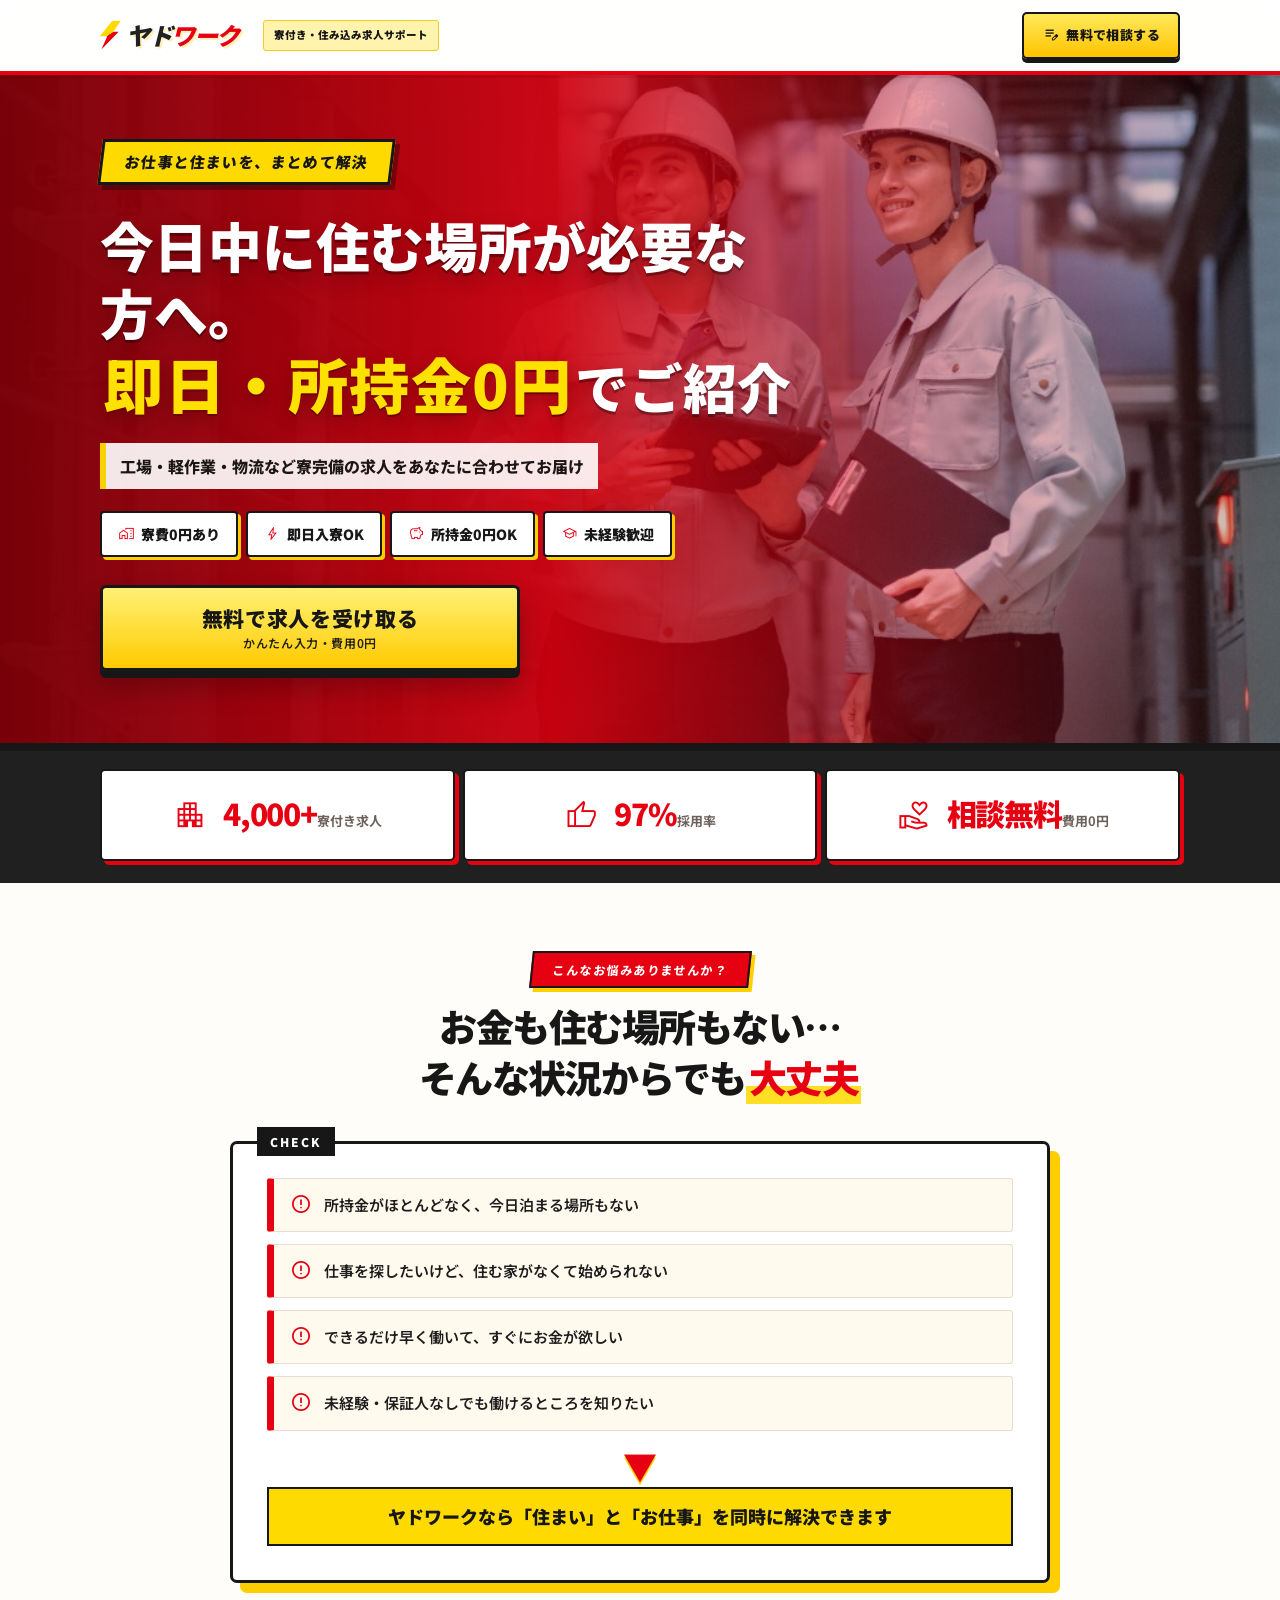
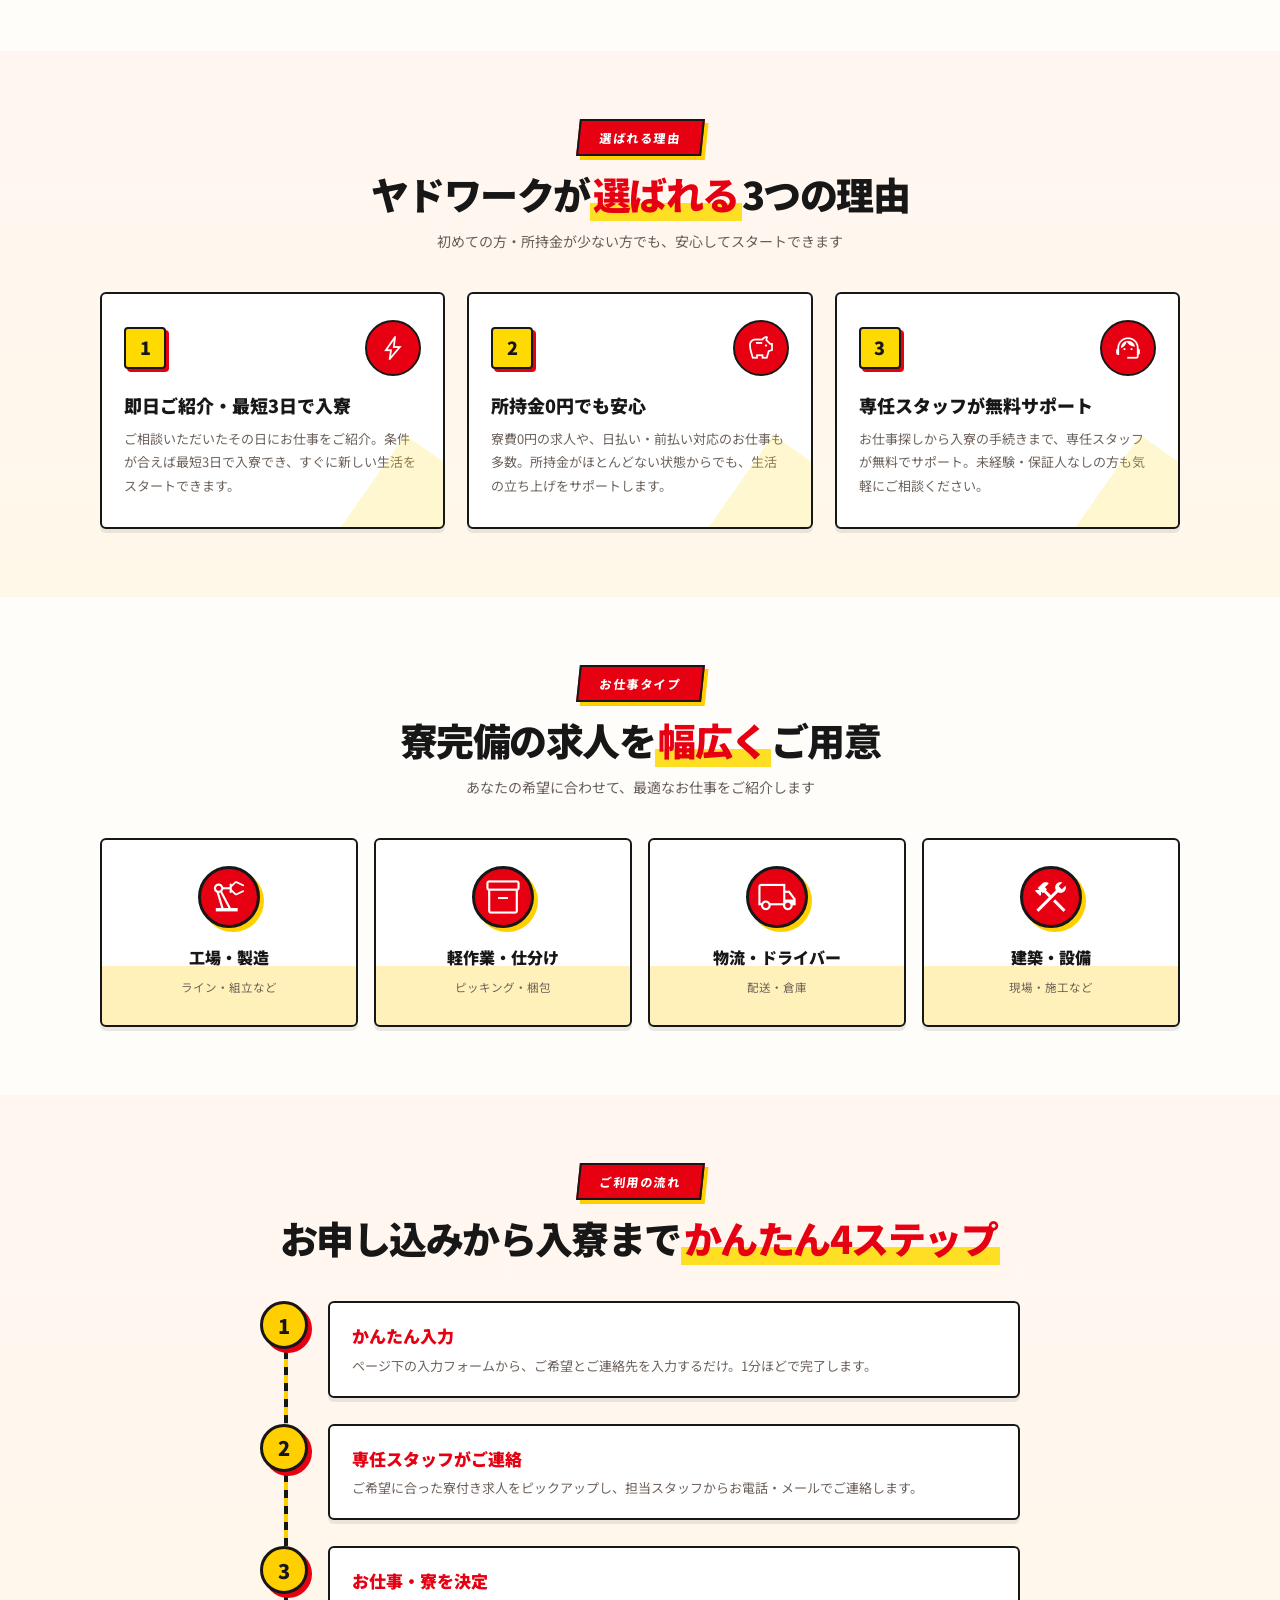
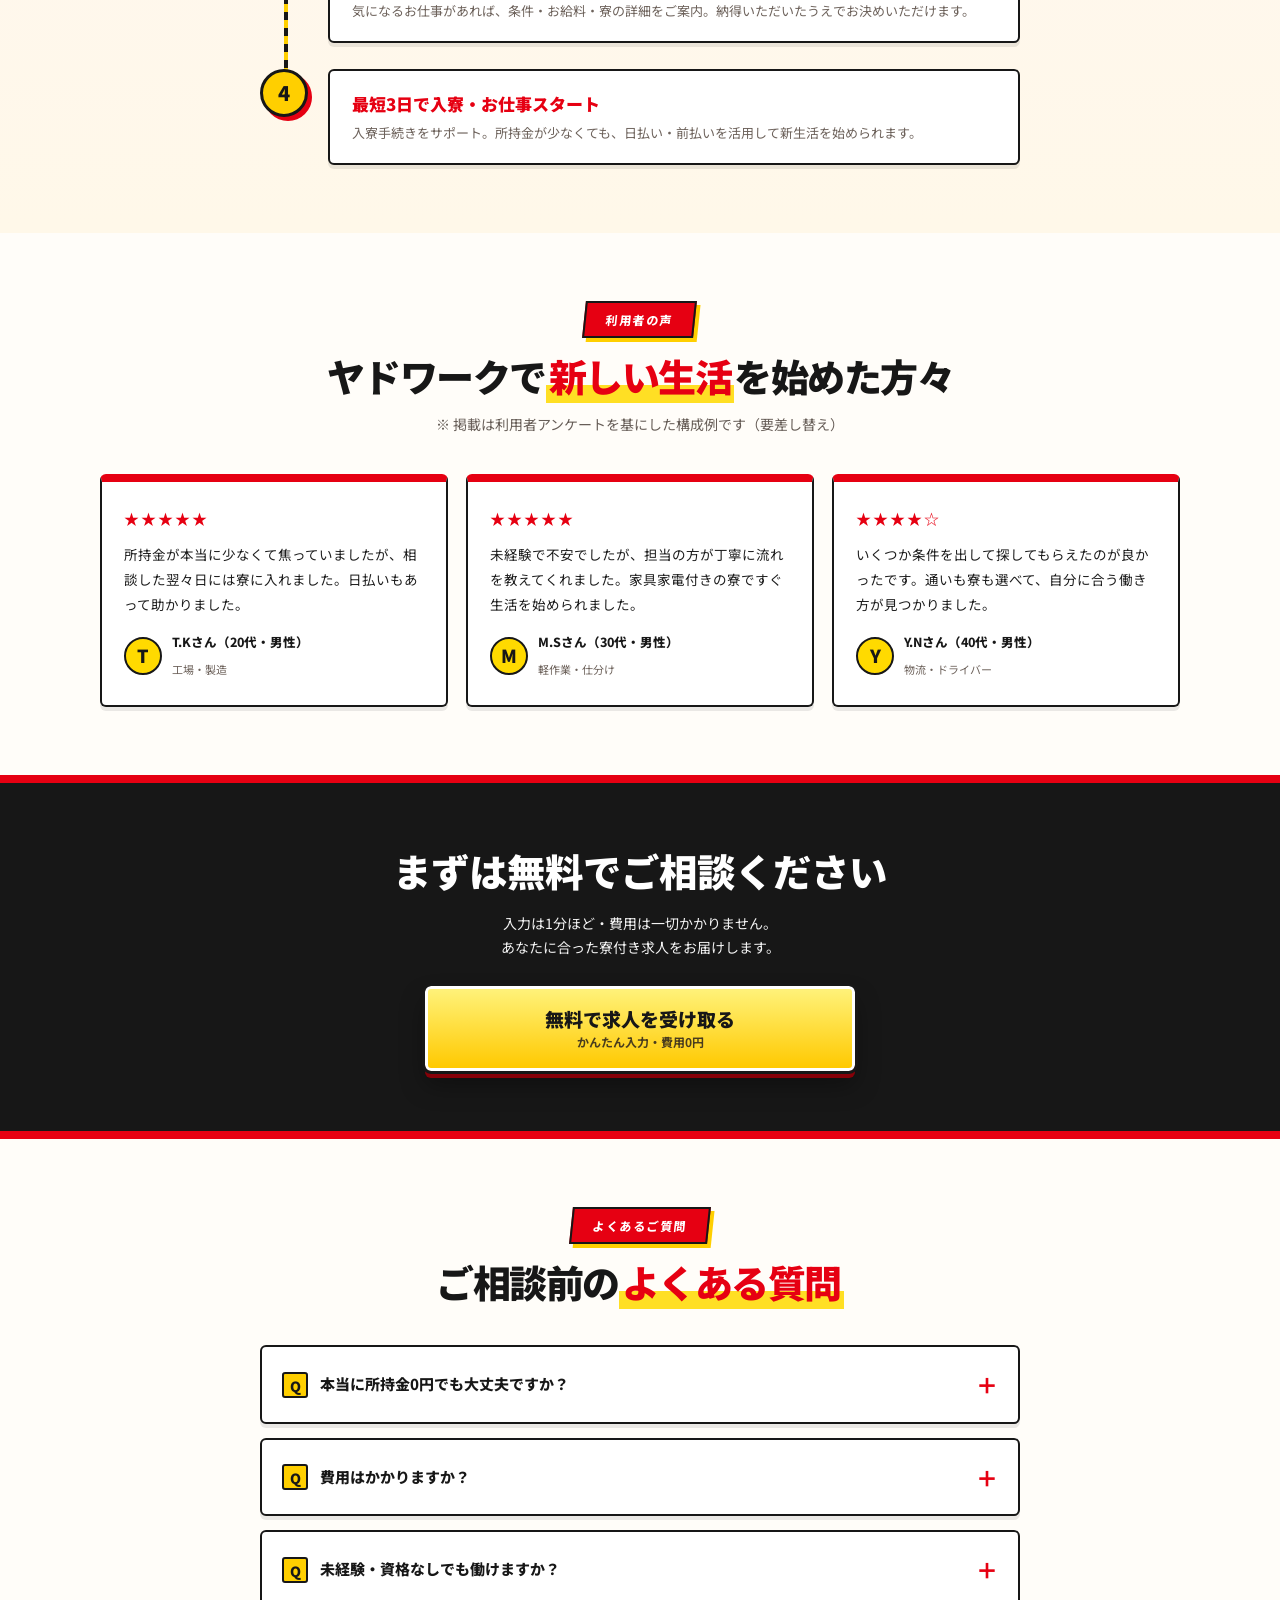
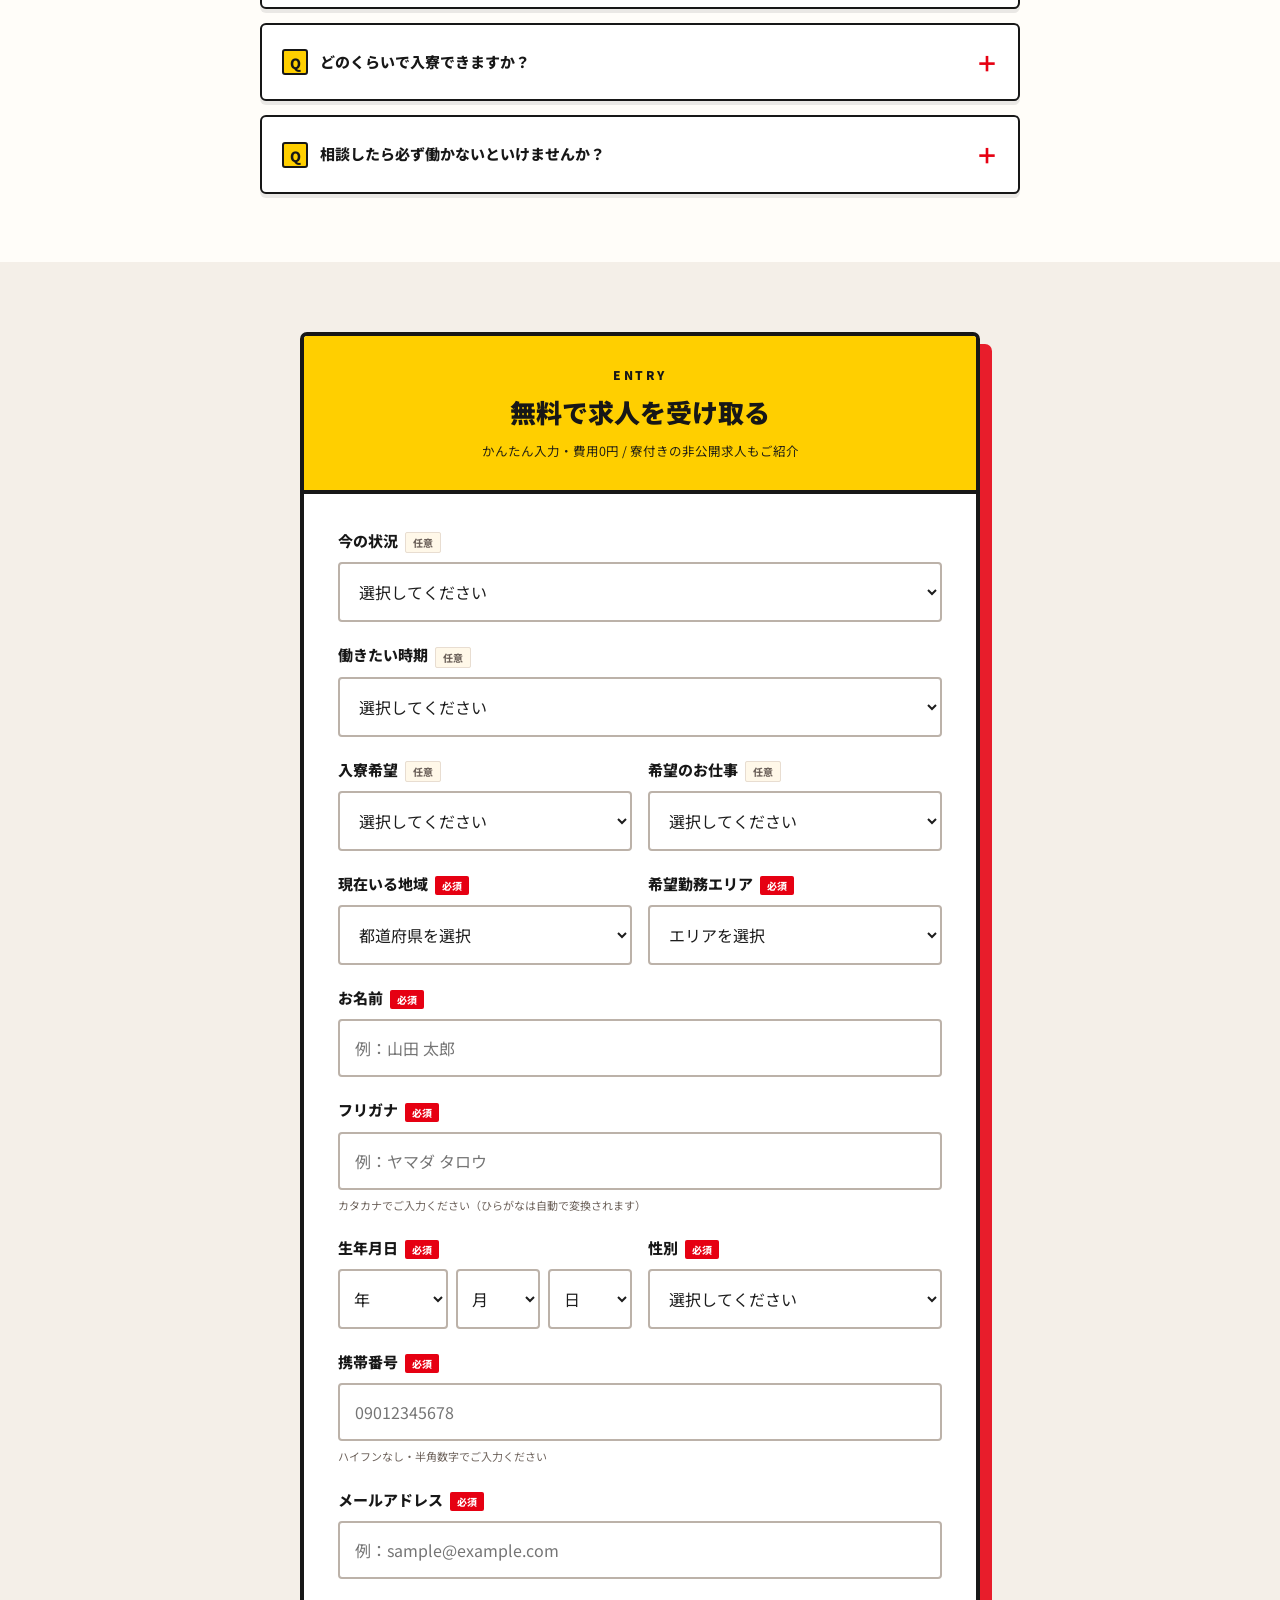
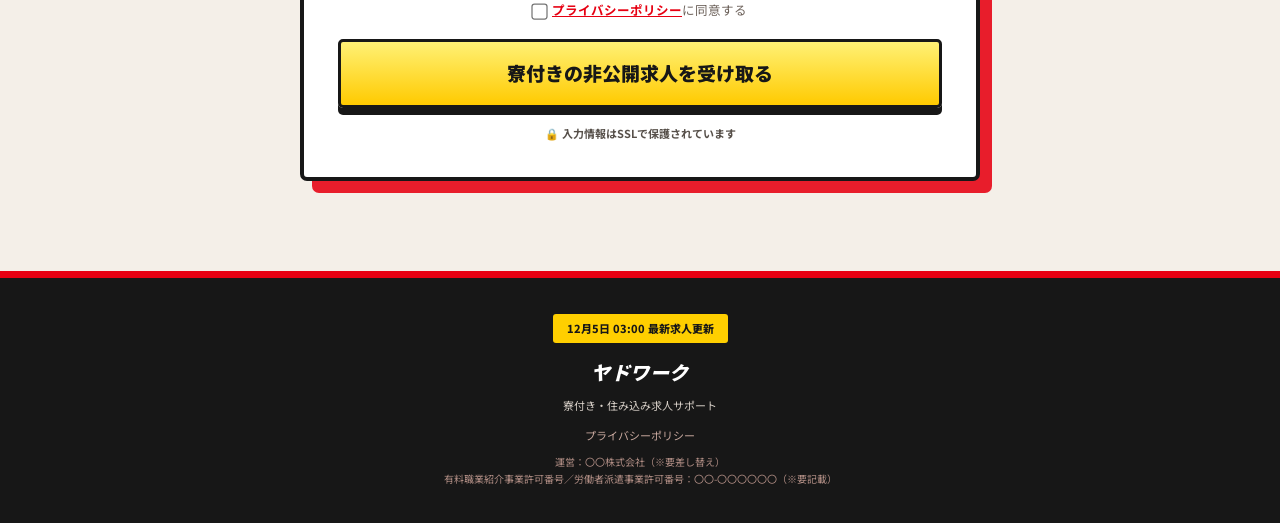
<file: lp_normal.html>
<!DOCTYPE html>
<html lang="ja">
<head>
<meta charset="UTF-8">
<meta name="viewport" content="width=device-width, initial-scale=1.0">
<!-- ▼▼ 計測タグ：本番前に有効化してください（ダミーIDでの誤発火・遅延を防ぐため、既定では無効化しています）▼▼
     使い方：下のブロックのコメントを外し、GTM-XXXXXXX と "XXXXXXXXXX" を自社IDに置き換える

<!== Google Tag Manager ==>
<script>(function(w,d,s,l,i){w[l]=w[l]||[];w[l].push({'gtm.start':
new Date().getTime(),event:'gtm.js'});var f=d.getElementsByTagName(s)[0],
j=d.createElement(s),dl=l!='dataLayer'?'&l='+l:'';j.async=true;j.src=
'https://www.googletagmanager.com/gtm.js?id='+i+dl;f.parentNode.insertBefore(j,f);
})(window,document,'script','dataLayer','GTM-XXXXXXX');</script>

<!== Microsoft Clarity ==>
<script type="text/javascript">
    (function(c,l,a,r,i,t,y){
        c[a]=c[a]||function(){(c[a].q=c[a].q||[]).push(arguments)};
        t=l.createElement(r);t.async=1;t.src="https://www.clarity.ms/tag/"+i;
        y=l.getElementsByTagName(r)[0];y.parentNode.insertBefore(t,y);
    })(window, document, "clarity", "script", "XXXXXXXXXX");
</script>

▲▲ 計測タグ ここまで ▲▲ -->
<title>ヤドワーク | 寮付き・住み込み求人サポート</title>
<meta name="description" content="寮付き・住み込みのお仕事に特化した求人サポート「ヤドワーク」。寮付きのお仕事を即日・所持金0円でご紹介。工場・軽作業・物流など、寮完備の求人をあなたに合わせてお届けします。">
<link rel="icon" type="image/png" href="favicon.png">
<link rel="apple-touch-icon" href="favicon.png">
<link rel="preconnect" href="https://fonts.googleapis.com">
<link rel="preconnect" href="https://fonts.gstatic.com" crossorigin>
<link href="https://fonts.googleapis.com/css2?family=Noto+Sans+JP:wght@400;500;700;800;900&display=swap" rel="stylesheet">
<link href="https://fonts.googleapis.com/css2?family=Material+Symbols+Outlined:opsz,wght,FILL,GRAD@20..48,100..700,0,0&display=swap" rel="stylesheet">
<style>
  :root{
    --primary:#e5391c;
    --primary-dark:#bb2410;
    --navy:#2b1210;
    --accent:#f26522;
    --sky:#ff8a3d;
    --sky-light:#ffcba8;
    --bg:#fdf2ee;
    --card:#ffffff;
    --text:#2b1a17;
    --muted:#94756e;
    --line:#f2d8cd;
    --danger:#e23b3b;
    --radius:16px;
    --shadow:0 10px 30px rgba(180,42,18,.12);
    --shadow-sm:0 2px 8px rgba(180,42,18,.07);
  }
  *{box-sizing:border-box;margin:0;padding:0;-webkit-tap-highlight-color:transparent;}
  html{scroll-behavior:smooth;}
  body{
    font-family:"Noto Sans JP","Hiragino Kaku Gothic ProN","Hiragino Sans",Meiryo,sans-serif;
    color:var(--text);line-height:1.75;
    background:
      radial-gradient(1200px 600px at 50% -200px,#fbe0d6 0%,transparent 60%),
      var(--bg);
  }
  img{max-width:100%;display:block;}
  .wrap{max-width:1120px;margin:0 auto;padding:0 20px;}

  /* ===== Header ===== */
  header{
    background:rgba(255,255,255,.86);backdrop-filter:saturate(160%) blur(10px);
    -webkit-backdrop-filter:saturate(160%) blur(10px);
    position:sticky;top:0;z-index:50;border-bottom:1px solid var(--line);
  }
  .header-inner{max-width:1120px;margin:0 auto;padding:12px 20px;display:flex;align-items:center;gap:10px;}
  .logo{font-size:21px;font-weight:900;letter-spacing:.3px;color:var(--navy);cursor:pointer;}
  .logo .b{color:var(--primary);}
  .header-tag{font-size:10.5px;font-weight:700;color:var(--muted);
    background:#fde4db;padding:5px 10px;border-radius:999px;display:none;}
  .header-cta{
    margin-left:auto;display:inline-flex;align-items:center;gap:6px;
    background:linear-gradient(135deg,var(--sky),var(--primary));color:#fff;
    font-size:13px;font-weight:900;padding:10px 18px;border-radius:999px;
    text-decoration:none;box-shadow:0 6px 16px rgba(229,57,28,.28);
    transition:transform .14s,box-shadow .14s;
  }
  .header-cta:hover{transform:translateY(-1px);box-shadow:0 10px 22px rgba(229,57,28,.36);}
  .header-cta .material-symbols-outlined{font-size:18px;}
  @media(min-width:720px){ .header-tag{display:inline-block;margin-left:14px;} .logo{font-size:23px;} }

  /* ===== Hero ===== */
  .hero{
    background:
      radial-gradient(520px 260px at 88% 0%,rgba(255,138,61,.35),transparent 70%),
      linear-gradient(155deg,rgba(229,57,28,.78) 0%,rgba(187,36,16,.78) 55%,rgba(43,18,16,.85) 100%),
      url("images/hero-bg.png") center/cover no-repeat;
    color:#fff;position:relative;overflow:hidden;
  }
  .hero::after{content:"";position:absolute;left:0;right:0;bottom:-1px;height:36px;
    background:var(--bg);clip-path:polygon(0 100%,100% 100%,100% 0,0 55%);}
  .hero-inner{max-width:1120px;margin:0 auto;padding:52px 20px 74px;position:relative;z-index:1;text-align:center;}
  .hero .sub{display:inline-block;font-size:12.5px;font-weight:700;letter-spacing:.5px;
    background:rgba(255,255,255,.15);border:1px solid rgba(255,255,255,.25);
    padding:6px 16px;border-radius:999px;margin-bottom:18px;}
  .hero h1{font-size:28px;font-weight:900;margin:0 0 14px;line-height:1.45;letter-spacing:.5px;}
  .hero h1 .hl{background:linear-gradient(transparent 60%,rgba(255,203,168,.55) 60%);padding:0 3px;}
  .hero .lead{font-size:14.5px;opacity:.96;margin:0 auto;max-width:640px;}
  .hero .badges{display:flex;gap:8px;justify-content:center;margin-top:22px;flex-wrap:wrap;}
  .hero .badge{background:rgba(255,255,255,.16);border:1px solid rgba(255,255,255,.32);
    border-radius:9px;padding:8px 14px;font-size:12.5px;font-weight:700;
    display:inline-flex;align-items:center;gap:6px;}
  .hero .badge .material-symbols-outlined{font-size:17px;line-height:1;font-variation-settings:'wght' 300;}
  .hero-cta{
    display:inline-flex;flex-direction:column;align-items:center;
    margin-top:28px;padding:17px 40px;border-radius:14px;color:#fff;text-decoration:none;
    font-size:18px;font-weight:900;line-height:1.3;
    background:linear-gradient(135deg,#ff9d5c,#e2551e);
    box-shadow:0 10px 26px rgba(226,85,30,.45);
    transition:transform .14s,box-shadow .14s;
  }
  .hero-cta small{font-size:12px;font-weight:600;opacity:.95;margin-top:3px;}
  .hero-cta:hover{transform:translateY(-2px);box-shadow:0 14px 32px rgba(226,85,30,.55);}
  @media(min-width:820px){
    .hero-inner{padding:76px 20px 96px;}
    .hero h1{font-size:44px;line-height:1.3;}
    .hero .lead{font-size:18px;}
    .hero .badge{font-size:14px;padding:9px 16px;}
  }

  /* ===== Section base ===== */
  section.block{padding:52px 0;}
  .sec-head{text-align:center;margin-bottom:36px;}
  .sec-head .eyebrow{display:inline-block;font-size:12px;font-weight:800;color:var(--primary);
    letter-spacing:1px;background:#fde4db;padding:5px 14px;border-radius:999px;margin-bottom:12px;}
  .sec-head h2{font-size:24px;font-weight:900;color:var(--navy);line-height:1.4;letter-spacing:.3px;}
  .sec-head h2 .hl{color:var(--primary);}
  .sec-head p{font-size:13.5px;color:var(--muted);margin-top:10px;}
  @media(min-width:820px){ .sec-head h2{font-size:30px;} }

  /* ===== Trust numbers ===== */
  .trust-band{background:linear-gradient(135deg,#fff,#fff6f2);border-top:1px solid var(--line);border-bottom:1px solid var(--line);}
  .trust-grid{display:grid;grid-template-columns:repeat(3,1fr);gap:14px;padding:30px 0;}
  .trust-grid .t{background:var(--card);border:1px solid var(--line);border-radius:14px;
    padding:20px 10px;box-shadow:var(--shadow-sm);text-align:center;
    display:flex;flex-direction:column;align-items:center;gap:6px;}
  .trust-grid .material-symbols-outlined{font-size:34px;color:var(--primary);font-variation-settings:'wght' 300;}
  .trust-grid b{color:var(--primary);font-size:26px;font-weight:900;line-height:1.1;}
  .trust-grid span{font-size:11.5px;color:var(--muted);font-weight:700;}
  @media(min-width:820px){ .trust-grid .t{flex-direction:row;justify-content:center;gap:16px;padding:26px;} .trust-grid b{font-size:30px;} .trust-grid span{font-size:13px;} }

  /* ===== Problems / 悩み ===== */
  .problem{background:#fff;border:1px solid var(--line);border-radius:18px;
    padding:28px 22px;box-shadow:var(--shadow);max-width:760px;margin:0 auto;}
  .problem h3{font-size:17px;font-weight:900;color:var(--navy);text-align:center;margin-bottom:20px;}
  .problem ul{list-style:none;display:grid;gap:12px;}
  .problem li{display:flex;align-items:flex-start;gap:12px;font-size:14px;font-weight:600;
    background:var(--bg);border:1px solid var(--line);border-radius:12px;padding:13px 16px;}
  .problem li .material-symbols-outlined{color:var(--primary);font-size:22px;flex:none;margin-top:1px;}
  .problem .arrow{text-align:center;font-size:34px;color:var(--sky);margin:18px 0 4px;line-height:1;}
  .problem .solve{text-align:center;font-size:16px;font-weight:900;color:var(--primary);}

  /* ===== Reasons / 選ばれる理由 ===== */
  .reasons{display:grid;gap:18px;}
  @media(min-width:720px){ .reasons{grid-template-columns:1fr 1fr;} }
  @media(min-width:980px){ .reasons{grid-template-columns:repeat(3,1fr);} }
  .reason{background:var(--card);border:1px solid var(--line);border-radius:16px;
    padding:26px 22px;box-shadow:var(--shadow-sm);transition:transform .16s,box-shadow .16s;}
  .reason:hover{transform:translateY(-3px);box-shadow:var(--shadow);}
  .reason .head{display:flex;align-items:center;justify-content:space-between;margin-bottom:16px;}
  .reason .num{display:grid;place-items:center;font-size:14px;font-weight:900;color:#fff;
    background:linear-gradient(135deg,var(--sky),var(--primary));
    width:36px;height:36px;border-radius:10px;flex:none;}
  .reason .ic{width:56px;height:56px;flex:none;border-radius:14px;
    background:linear-gradient(135deg,#fde0d5,#fbd3c4);color:var(--primary);
    display:grid;place-items:center;font-size:30px;line-height:1;font-variation-settings:'wght' 300;}
  .reason h3{font-size:17px;font-weight:900;color:var(--navy);margin-bottom:8px;line-height:1.5;}
  .reason p{font-size:13px;color:var(--muted);line-height:1.8;}

  /* ===== Jobs / 職種 ===== */
  .jobs{display:grid;grid-template-columns:1fr 1fr;gap:14px;}
  @media(min-width:720px){ .jobs{grid-template-columns:repeat(4,1fr);} }
  .job{background:var(--card);border:1px solid var(--line);border-radius:14px;
    padding:22px 14px;text-align:center;box-shadow:var(--shadow-sm);transition:transform .16s,border-color .16s;}
  .job:hover{transform:translateY(-2px);border-color:var(--sky);}
  .job .material-symbols-outlined{font-size:42px;color:var(--primary);font-variation-settings:'wght' 300;}
  .job b{display:block;font-size:15px;font-weight:900;color:var(--navy);margin-top:8px;}
  .job span{font-size:11.5px;color:var(--muted);}

  /* ===== Flow / 流れ ===== */
  .flow{max-width:760px;margin:0 auto;display:grid;gap:0;}
  .flow .step{display:flex;gap:18px;position:relative;padding-bottom:26px;}
  .flow .step:last-child{padding-bottom:0;}
  .flow .step:not(:last-child)::before{content:"";position:absolute;left:23px;top:50px;bottom:-2px;
    width:2px;background:linear-gradient(var(--sky),var(--sky-light));}
  .flow .n{width:48px;height:48px;flex:none;border-radius:50%;
    background:linear-gradient(135deg,var(--sky),var(--primary));color:#fff;
    display:grid;place-items:center;font-size:20px;font-weight:900;
    box-shadow:0 6px 16px rgba(229,57,28,.3);position:relative;z-index:1;}
  .flow .c{background:var(--card);border:1px solid var(--line);border-radius:14px;
    padding:16px 20px;box-shadow:var(--shadow-sm);flex:1;}
  .flow .c h3{font-size:16px;font-weight:900;color:var(--navy);margin-bottom:4px;}
  .flow .c p{font-size:13px;color:var(--muted);line-height:1.75;}

  /* ===== Voice / 声 ===== */
  .voices{display:grid;gap:18px;}
  @media(min-width:820px){ .voices{grid-template-columns:repeat(3,1fr);} }
  .voice{background:var(--card);border:1px solid var(--line);border-radius:16px;
    padding:24px 22px;box-shadow:var(--shadow-sm);}
  .voice .stars{color:#ffb020;font-size:15px;letter-spacing:2px;margin-bottom:10px;}
  .voice p{font-size:13.5px;color:var(--text);line-height:1.85;margin-bottom:14px;}
  .voice .who{display:flex;align-items:center;gap:10px;}
  .voice .ava{width:38px;height:38px;border-radius:50%;flex:none;
    background:linear-gradient(135deg,#fde0d5,#fbd3c4);color:var(--primary);
    display:grid;place-items:center;font-size:18px;font-weight:900;}
  .voice .who b{font-size:12.5px;color:var(--navy);display:block;font-weight:800;}
  .voice .who span{font-size:11px;color:var(--muted);}

  /* ===== FAQ ===== */
  .faq{max-width:760px;margin:0 auto;display:grid;gap:12px;}
  .faq details{background:var(--card);border:1px solid var(--line);border-radius:12px;
    box-shadow:var(--shadow-sm);overflow:hidden;}
  .faq summary{list-style:none;cursor:pointer;padding:16px 20px;font-size:14.5px;font-weight:800;
    color:var(--navy);display:flex;align-items:center;gap:12px;}
  .faq summary::-webkit-details-marker{display:none;}
  .faq summary .q{width:26px;height:26px;flex:none;border-radius:8px;
    background:linear-gradient(135deg,var(--sky),var(--primary));color:#fff;
    display:grid;place-items:center;font-size:14px;font-weight:900;}
  .faq summary .mk{margin-left:auto;color:var(--sky);font-size:22px;font-weight:700;transition:transform .2s;}
  .faq details[open] summary .mk{transform:rotate(45deg);}
  .faq .a{padding:0 20px 18px 58px;font-size:13px;color:var(--muted);line-height:1.85;}

  /* ===== CTA band ===== */
  .cta-band{background:linear-gradient(150deg,var(--primary) 0%,var(--primary-dark) 55%,var(--navy) 100%);color:#fff;text-align:center;}
  .cta-band .wrap{padding:52px 20px;}
  .cta-band h2{font-size:24px;font-weight:900;line-height:1.45;margin-bottom:12px;}
  .cta-band p{font-size:14px;opacity:.95;margin-bottom:26px;}
  .cta-band .btn-big{display:inline-flex;flex-direction:column;align-items:center;
    background:#fff;color:var(--primary);text-decoration:none;
    padding:18px 44px;border-radius:14px;font-size:19px;font-weight:900;line-height:1.3;
    box-shadow:0 12px 30px rgba(0,0,0,.25);transition:transform .14s;}
  .cta-band .btn-big small{font-size:12px;font-weight:700;color:var(--muted);margin-top:3px;}
  .cta-band .btn-big:hover{transform:translateY(-2px);}
  @media(min-width:820px){ .cta-band h2{font-size:30px;} }

  /* ===== Form ===== */
  .form-section{padding:52px 0;}
  .form-card{max-width:620px;margin:0 auto;background:var(--card);border:1px solid var(--line);
    border-radius:22px;box-shadow:var(--shadow);overflow:hidden;}
  .form-card .fhead{background:linear-gradient(135deg,var(--sky),var(--primary));color:#fff;
    padding:26px 24px;text-align:center;}
  .form-card .fhead h2{font-size:22px;font-weight:900;margin-bottom:6px;}
  .form-card .fhead p{font-size:12.5px;opacity:.95;}
  .form-body{padding:28px 24px 30px;}
  .field{margin-bottom:20px;}
  .field label{display:block;font-size:14px;font-weight:800;margin-bottom:8px;color:var(--navy);}
  .field label .req{color:#fff;background:var(--danger);font-size:10px;font-weight:800;
    margin-left:7px;padding:2px 7px;border-radius:5px;vertical-align:middle;}
  .field label .opt-tag{color:var(--muted);background:var(--bg);font-size:10px;font-weight:800;
    margin-left:7px;padding:2px 7px;border-radius:5px;vertical-align:middle;border:1px solid var(--line);}
  .field input,.field select{
    width:100%;border:2px solid var(--line);border-radius:12px;padding:15px;
    font-size:16px;background:#fff;color:var(--text);font-family:inherit;transition:border-color .15s,box-shadow .15s;
  }
  .field input:focus,.field select:focus{outline:none;border-color:var(--primary);
    box-shadow:0 0 0 4px rgba(229,57,28,.12);}
  .field .hint{font-size:11px;color:var(--muted);margin-top:6px;}
  .field .err{font-size:12px;color:var(--danger);margin-top:6px;display:none;font-weight:700;}
  .field.invalid input,.field.invalid select{border-color:var(--danger);box-shadow:0 0 0 4px rgba(226,59,59,.1);}
  .field.invalid .err{display:block;}
  .dob-row{display:flex;gap:8px;}
  .dob-row select{flex:1.4;min-width:0;padding-left:10px;padding-right:10px;}
  .dob-row select:first-child{flex:2;}
  .form-grid{display:grid;gap:0;}
  @media(min-width:560px){ .form-grid.two{grid-template-columns:1fr 1fr;gap:0 16px;} }
  .btn-submit{width:100%;border:none;border-radius:14px;padding:19px;font-size:17px;font-weight:900;
    cursor:pointer;color:#fff;line-height:1.3;font-family:inherit;
    background:linear-gradient(135deg,var(--sky),var(--primary));
    box-shadow:0 8px 20px rgba(229,57,28,.35);transition:transform .12s,box-shadow .12s;}
  .btn-submit:hover{transform:translateY(-1px);box-shadow:0 12px 26px rgba(229,57,28,.42);}
  .btn-submit:active{transform:translateY(1px);}
  .privacy{font-size:12.5px;color:var(--muted);text-align:center;margin:8px 0 18px;}
  .privacy input{margin-right:6px;transform:scale(1.25);vertical-align:middle;accent-color:var(--primary);}
  .privacy a{color:var(--primary);font-weight:700;}
  .privacy .err{font-size:12px;color:var(--danger);margin-top:6px;display:none;font-weight:700;}
  .secure{display:flex;align-items:center;justify-content:center;gap:6px;font-size:11px;color:var(--muted);margin-top:16px;}

  /* ===== Done ===== */
  .done{display:none;text-align:center;padding:20px 4px;}
  .done.active{display:block;}
  .done .check{width:88px;height:88px;border-radius:50%;
    background:linear-gradient(135deg,var(--sky),var(--primary));color:#fff;
    display:grid;place-items:center;font-size:44px;margin:0 auto 20px;
    box-shadow:0 12px 30px rgba(229,57,28,.4);animation:pop .5s cubic-bezier(.2,.8,.3,1.4);}
  @keyframes pop{0%{transform:scale(0);}100%{transform:scale(1);}}
  .done h2{font-size:22px;font-weight:900;margin-bottom:12px;color:var(--navy);}
  .done p{font-size:14px;color:var(--muted);margin-bottom:6px;}
  .done .box{background:var(--bg);border:1px solid var(--line);border-radius:var(--radius);
    padding:20px;margin-top:24px;text-align:left;font-size:13.5px;}
  .done .box h3{font-size:13px;color:var(--primary);margin-bottom:12px;font-weight:800;
    padding-bottom:8px;border-bottom:2px solid #fde4db;}
  .done .box .line{display:flex;justify-content:space-between;gap:12px;padding:9px 0;border-bottom:1px dashed var(--line);}
  .done .box .line:last-child{border:none;}
  .done .box .line span:first-child{color:var(--muted);white-space:nowrap;}
  .done .box .line span:last-child{font-weight:700;text-align:right;}

  /* ===== Footer ===== */
  footer{background:var(--navy);color:#c9a99f;padding:36px 20px;text-align:center;font-size:11px;}
  footer .upd{display:inline-block;color:var(--navy);background:var(--sky-light);font-weight:800;
    padding:5px 14px;border-radius:999px;margin-bottom:12px;font-size:11px;}
  footer .fname{color:#fff;font-weight:900;font-size:15px;margin-bottom:8px;letter-spacing:.5px;}
  footer .lic{font-size:10px;color:#b08d84;margin-top:8px;line-height:1.7;}
  footer a{color:#c9a99f;margin:0 8px;text-decoration:none;}
  footer a:hover{color:#fff;}

  /* ===== Sticky mobile CTA ===== */
  .sticky-cta{position:fixed;left:0;right:0;bottom:0;z-index:60;padding:10px 14px;
    background:rgba(255,255,255,.92);backdrop-filter:blur(8px);-webkit-backdrop-filter:blur(8px);
    border-top:1px solid var(--line);box-shadow:0 -4px 20px rgba(180,42,18,.12);
    transform:translateY(120%);transition:transform .3s;}
  .sticky-cta.show{transform:translateY(0);}
  .sticky-cta a{display:flex;align-items:center;justify-content:center;gap:8px;
    background:linear-gradient(135deg,var(--sky),var(--primary));color:#fff;text-decoration:none;
    padding:15px;border-radius:12px;font-size:16px;font-weight:900;
    box-shadow:0 6px 16px rgba(229,57,28,.3);}
  .sticky-cta a .material-symbols-outlined{font-size:20px;}
  @media(min-width:820px){ .sticky-cta{display:none;} }
  body{padding-bottom:0;}

  /* ===== Modal ===== */
  .modal-overlay{position:fixed;inset:0;z-index:100;display:none;padding:20px;
    background:rgba(43,18,16,.55);-webkit-backdrop-filter:blur(2px);backdrop-filter:blur(2px);
    align-items:center;justify-content:center;}
  .modal-overlay.open{display:flex;}
  .modal{background:#fff;border-radius:16px;max-width:680px;width:100%;max-height:85vh;
    display:flex;flex-direction:column;overflow:hidden;box-shadow:0 20px 50px rgba(180,42,18,.3);}
  .modal-head{display:flex;align-items:center;justify-content:space-between;gap:12px;
    padding:15px 20px;border-bottom:1px solid var(--line);flex:none;}
  .modal-head h2{font-size:16px;font-weight:900;color:var(--navy);margin:0;}
  .modal-close{border:none;background:transparent;font-size:24px;line-height:1;
    color:var(--muted);cursor:pointer;padding:2px 8px;border-radius:8px;flex:none;}
  .modal-close:hover{background:#fbeee9;color:var(--navy);}
  .modal-body{padding:18px 22px;overflow-y:auto;-webkit-overflow-scrolling:touch;
    font-size:12.5px;line-height:1.85;color:var(--text);}
  .modal-body h3{font-size:13.5px;font-weight:900;color:var(--navy);margin:18px 0 6px;}
  .modal-body h3:first-of-type{margin-top:0;}
  .modal-body p{margin:0 0 10px;}
  .modal-body ul{margin:0 0 10px;padding-left:1.3em;}
  .modal-body .meta{font-size:11px;color:var(--muted);margin-bottom:4px;}
  .modal-body .todo{background:#fff6e5;border:1px solid #f0d38a;border-radius:10px;
    padding:12px 14px;font-size:11.5px;color:#8a6d16;margin-bottom:14px;}
</style>
<link rel="stylesheet" href="design-reference.css">
</head>
<body>
<!-- Google Tag Manager (noscript)：GTM有効化時に下のコメントを外す
<noscript><iframe src="https://www.googletagmanager.com/ns.html?id=GTM-XXXXXXX"
height="0" width="0" style="display:none;visibility:hidden"></iframe></noscript>
-->

<header>
  <div class="header-inner">
    <div class="logo">ヤド<span class="b">ワーク</span></div>
    <div class="header-tag">寮付き・住み込み求人サポート</div>
    <a class="header-cta" href="#form"><span class="material-symbols-outlined">edit_note</span>無料で相談する</a>
  </div>
</header>

<!-- ===== HERO ===== -->
<section class="hero">
  <div class="hero-inner">
    <span class="sub">お仕事と住まいを、まとめて解決</span>
    <h1>
      <span class="hero-line">今日中に住む場所が必要な方へ。</span>
      <span class="hero-line"><span class="hl hero-key">即日・所持金0円</span>でご紹介</span>
    </h1>
    <div class="lead">工場・軽作業・物流など寮完備の求人をあなたに合わせてお届け</div>
    <div class="badges">
      <span class="badge"><span class="material-symbols-outlined">home_work</span>寮費0円あり</span>
      <span class="badge"><span class="material-symbols-outlined">bolt</span>即日入寮OK</span>
      <span class="badge"><span class="material-symbols-outlined">savings</span>所持金0円OK</span>
      <span class="badge"><span class="material-symbols-outlined">school</span>未経験歓迎</span>
    </div>
    <a class="hero-cta" href="#form">無料で求人を受け取る<small>かんたん入力・費用0円</small></a>
  </div>
</section>

<!-- ===== TRUST ===== -->
<div class="trust-band">
  <div class="wrap">
    <div class="trust-grid">
      <div class="t"><span class="material-symbols-outlined">apartment</span><div><b>4,000+</b><span>寮付き求人</span></div></div>
      <div class="t"><span class="material-symbols-outlined">thumb_up</span><div><b>97%</b><span>採用率</span></div></div>
      <div class="t"><span class="material-symbols-outlined">volunteer_activism</span><div><b>相談無料</b><span>費用0円</span></div></div>
    </div>
  </div>
</div>

<!-- ===== PROBLEM ===== -->
<section class="block">
  <div class="wrap">
    <div class="sec-head">
      <span class="eyebrow">こんなお悩みありませんか？</span>
      <h2>お金も住む場所もない…<br>そんな状況からでも<span class="hl">大丈夫</span></h2>
    </div>
    <div class="problem">
      <ul>
        <li><span class="material-symbols-outlined">error</span>所持金がほとんどなく、今日泊まる場所もない</li>
        <li><span class="material-symbols-outlined">error</span>仕事を探したいけど、住む家がなくて始められない</li>
        <li><span class="material-symbols-outlined">error</span>できるだけ早く働いて、すぐにお金が欲しい</li>
        <li><span class="material-symbols-outlined">error</span>未経験・保証人なしでも働けるところを知りたい</li>
      </ul>
      <div class="arrow">▼</div>
      <div class="solve">ヤドワークなら「住まい」と「お仕事」を同時に解決できます</div>
    </div>
  </div>
</section>

<!-- ===== REASONS ===== -->
<section class="block" style="background:linear-gradient(180deg,#fff6f2,transparent);">
  <div class="wrap">
    <div class="sec-head">
      <span class="eyebrow">選ばれる理由</span>
      <h2>ヤドワークが<span class="hl">選ばれる</span>3つの理由</h2>
      <p>初めての方・所持金が少ない方でも、安心してスタートできます</p>
    </div>
    <div class="reasons">
      <div class="reason">
        <div class="head">
          <span class="num">1</span>
          <div class="ic material-symbols-outlined">bolt</div>
        </div>
        <h3>即日ご紹介・最短3日で入寮</h3>
        <p>ご相談いただいたその日にお仕事をご紹介。条件が合えば最短3日で入寮でき、すぐに新しい生活をスタートできます。</p>
      </div>
      <div class="reason">
        <div class="head">
          <span class="num">2</span>
          <div class="ic material-symbols-outlined">savings</div>
        </div>
        <h3>所持金0円でも安心</h3>
        <p>寮費0円の求人や、日払い・前払い対応のお仕事も多数。所持金がほとんどない状態からでも、生活の立ち上げをサポートします。</p>
      </div>
      <div class="reason">
        <div class="head">
          <span class="num">3</span>
          <div class="ic material-symbols-outlined">support_agent</div>
        </div>
        <h3>専任スタッフが無料サポート</h3>
        <p>お仕事探しから入寮の手続きまで、専任スタッフが無料でサポート。未経験・保証人なしの方も気軽にご相談ください。</p>
      </div>
    </div>
  </div>
</section>

<!-- ===== JOBS ===== -->
<section class="block">
  <div class="wrap">
    <div class="sec-head">
      <span class="eyebrow">お仕事タイプ</span>
      <h2>寮完備の求人を<span class="hl">幅広く</span>ご用意</h2>
      <p>あなたの希望に合わせて、最適なお仕事をご紹介します</p>
    </div>
    <div class="jobs">
      <div class="job"><span class="material-symbols-outlined">precision_manufacturing</span><b>工場・製造</b><span>ライン・組立など</span></div>
      <div class="job"><span class="material-symbols-outlined">inventory_2</span><b>軽作業・仕分け</b><span>ピッキング・梱包</span></div>
      <div class="job"><span class="material-symbols-outlined">local_shipping</span><b>物流・ドライバー</b><span>配送・倉庫</span></div>
      <div class="job"><span class="material-symbols-outlined">construction</span><b>建築・設備</b><span>現場・施工など</span></div>
    </div>
  </div>
</section>

<!-- ===== FLOW ===== -->
<section class="block" style="background:linear-gradient(180deg,#fff6f2,transparent);">
  <div class="wrap">
    <div class="sec-head">
      <span class="eyebrow">ご利用の流れ</span>
      <h2>お申し込みから入寮まで<span class="hl">かんたん4ステップ</span></h2>
    </div>
    <div class="flow">
      <div class="step">
        <div class="n">1</div>
        <div class="c"><h3>かんたん入力</h3><p>ページ下の入力フォームから、ご希望とご連絡先を入力するだけ。1分ほどで完了します。</p></div>
      </div>
      <div class="step">
        <div class="n">2</div>
        <div class="c"><h3>専任スタッフがご連絡</h3><p>ご希望に合った寮付き求人をピックアップし、担当スタッフからお電話・メールでご連絡します。</p></div>
      </div>
      <div class="step">
        <div class="n">3</div>
        <div class="c"><h3>お仕事・寮を決定</h3><p>気になるお仕事があれば、条件・お給料・寮の詳細をご案内。納得いただいたうえでお決めいただけます。</p></div>
      </div>
      <div class="step">
        <div class="n">4</div>
        <div class="c"><h3>最短3日で入寮・お仕事スタート</h3><p>入寮手続きをサポート。所持金が少なくても、日払い・前払いを活用して新生活を始められます。</p></div>
      </div>
    </div>
  </div>
</section>

<!-- ===== VOICE ===== -->
<section class="block">
  <div class="wrap">
    <div class="sec-head">
      <span class="eyebrow">利用者の声</span>
      <h2>ヤドワークで<span class="hl">新しい生活</span>を始めた方々</h2>
      <p>※ 掲載は利用者アンケートを基にした構成例です（要差し替え）</p>
    </div>
    <div class="voices">
      <div class="voice">
        <div class="stars">★★★★★</div>
        <p>所持金が本当に少なくて焦っていましたが、相談した翌々日には寮に入れました。日払いもあって助かりました。</p>
        <div class="who"><div class="ava">T</div><div><b>T.Kさん（20代・男性）</b><span>工場・製造</span></div></div>
      </div>
      <div class="voice">
        <div class="stars">★★★★★</div>
        <p>未経験で不安でしたが、担当の方が丁寧に流れを教えてくれました。家具家電付きの寮ですぐ生活を始められました。</p>
        <div class="who"><div class="ava">M</div><div><b>M.Sさん（30代・男性）</b><span>軽作業・仕分け</span></div></div>
      </div>
      <div class="voice">
        <div class="stars">★★★★☆</div>
        <p>いくつか条件を出して探してもらえたのが良かったです。通いも寮も選べて、自分に合う働き方が見つかりました。</p>
        <div class="who"><div class="ava">Y</div><div><b>Y.Nさん（40代・男性）</b><span>物流・ドライバー</span></div></div>
      </div>
    </div>
  </div>
</section>

<!-- ===== CTA BAND ===== -->
<section class="cta-band">
  <div class="wrap">
    <h2>まずは無料でご相談ください</h2>
    <p>入力は1分ほど・費用は一切かかりません。<br>あなたに合った寮付き求人をお届けします。</p>
    <a class="btn-big" href="#form">無料で求人を受け取る<small>かんたん入力・費用0円</small></a>
  </div>
</section>

<!-- ===== FAQ ===== -->
<section class="block">
  <div class="wrap">
    <div class="sec-head">
      <span class="eyebrow">よくあるご質問</span>
      <h2>ご相談前の<span class="hl">よくある質問</span></h2>
    </div>
    <div class="faq">
      <details>
        <summary><span class="q">Q</span>本当に所持金0円でも大丈夫ですか？<span class="mk">＋</span></summary>
        <div class="a">はい。寮費0円の求人や、日払い・前払いに対応したお仕事を多数ご用意しています。お一人おひとりの状況に合わせてご提案しますので、まずはご相談ください。</div>
      </details>
      <details>
        <summary><span class="q">Q</span>費用はかかりますか？<span class="mk">＋</span></summary>
        <div class="a">お仕事のご紹介・ご相談・入寮サポートはすべて無料です。ご利用者様から料金をいただくことはありません。</div>
      </details>
      <details>
        <summary><span class="q">Q</span>未経験・資格なしでも働けますか？<span class="mk">＋</span></summary>
        <div class="a">未経験歓迎の求人が中心です。工場・軽作業・物流など、資格がなくても始められるお仕事を多数取り扱っています。</div>
      </details>
      <details>
        <summary><span class="q">Q</span>どのくらいで入寮できますか？<span class="mk">＋</span></summary>
        <div class="a">条件が合えば最短3日での入寮が可能です。お急ぎの方はその旨をお伝えください。できる限り早いご案内を心がけています。</div>
      </details>
      <details>
        <summary><span class="q">Q</span>相談したら必ず働かないといけませんか？<span class="mk">＋</span></summary>
        <div class="a">いいえ。まずは情報収集だけでも大丈夫です。ご紹介した求人にご納得いただいたうえでお決めいただけますので、お気軽にご相談ください。</div>
      </details>
    </div>
  </div>
</section>

<!-- ===== FORM ===== -->
<section class="form-section" id="form">
  <div class="wrap">
    <div class="form-card">
      <div class="fhead">
        <h2>無料で求人を受け取る</h2>
        <p>かんたん入力・費用0円 / 寮付きの非公開求人もご紹介</p>
      </div>
      <div class="form-body">

        <div id="formArea">
          <!-- 希望条件 -->
          <div class="field">
            <label>今の状況<span class="opt-tag">任意</span></label>
            <select id="situation">
              <option value="">選択してください</option>
              <option value="今すぐ住む場所が必要">今すぐ住む場所が必要</option>
              <option value="離職中・求職中">離職中・求職中</option>
              <option value="すぐに今の仕事を変えたい">すぐに今の仕事を変えたい</option>
              <option value="まだ検討中">まだ検討中</option>
            </select>
          </div>

          <div class="field">
            <label>働きたい時期<span class="opt-tag">任意</span></label>
            <select id="timing">
              <option value="">選択してください</option>
              <option value="できるだけ早く（即日〜）">できるだけ早く（即日〜）</option>
              <option value="今週〜今月中">今週〜今月中</option>
              <option value="1ヶ月以内">1ヶ月以内</option>
              <option value="未定">未定</option>
            </select>
          </div>

          <div class="form-grid two">
            <div class="field">
              <label>入寮希望<span class="opt-tag">任意</span></label>
              <select id="dormitory">
                <option value="">選択してください</option>
                <option value="今すぐ入寮したい">今すぐ入寮したい</option>
                <option value="寮付きがいい">寮付きがいい</option>
                <option value="通いでもOK">通いでもOK</option>
                <option value="どちらでもよい">どちらでもよい</option>
              </select>
            </div>
            <div class="field">
              <label>希望のお仕事<span class="opt-tag">任意</span></label>
              <select id="jobtype">
                <option value="">選択してください</option>
                <option value="工場・製造">工場・製造</option>
                <option value="軽作業・仕分け">軽作業・仕分け</option>
                <option value="物流・ドライバー">物流・ドライバー</option>
                <option value="建築・設備">建築・設備</option>
              </select>
            </div>
          </div>

          <div class="form-grid two">
            <div class="field" id="f-res">
              <label>現在いる地域<span class="req">必須</span></label>
              <select id="residence"><option value="">都道府県を選択</option></select>
              <div class="err">都道府県を選択してください</div>
            </div>
            <div class="field" id="f-pref">
              <label>希望勤務エリア<span class="req">必須</span></label>
              <select id="pref">
                <option value="">エリアを選択</option>
                <option value="全国どこでもOK">全国どこでもOK</option>
              </select>
              <div class="err">希望勤務エリアを選択してください</div>
            </div>
          </div>

          <div class="field" id="f-name">
            <label>お名前<span class="req">必須</span></label>
            <input type="text" id="name" placeholder="例：山田 太郎" autocomplete="name">
            <div class="err">お名前を入力してください</div>
          </div>

          <div class="field" id="f-furigana">
            <label>フリガナ<span class="req">必須</span></label>
            <input type="text" id="furigana" placeholder="例：ヤマダ タロウ">
            <div class="hint">カタカナでご入力ください（ひらがなは自動で変換されます）</div>
            <div class="err">フリガナをカタカナで入力してください</div>
          </div>

          <div class="form-grid two">
            <div class="field" id="f-birth">
              <label>生年月日<span class="req">必須</span></label>
              <div class="dob-row">
                <select id="birthY" autocomplete="bday-year"><option value="">年</option></select>
                <select id="birthM" autocomplete="bday-month"><option value="">月</option></select>
                <select id="birthD" autocomplete="bday-day"><option value="">日</option></select>
              </div>
              <div class="err">正しい生年月日を選択してください</div>
            </div>
            <div class="field" id="f-gender">
              <label>性別<span class="req">必須</span></label>
              <select id="gender">
                <option value="">選択してください</option>
                <option value="男性">男性</option>
                <option value="女性">女性</option>
                <option value="未回答">未回答</option>
              </select>
              <div class="err">性別を選択してください</div>
            </div>
          </div>

          <div class="field" id="f-tel">
            <label>携帯番号<span class="req">必須</span></label>
            <input type="tel" id="tel" placeholder="09012345678" inputmode="numeric" autocomplete="tel">
            <div class="hint">ハイフンなし・半角数字でご入力ください</div>
            <div class="err">正しい携帯番号を入力してください</div>
          </div>

          <div class="field" id="f-email">
            <label>メールアドレス<span class="req">必須</span></label>
            <input type="email" id="email" placeholder="例：sample@example.com" inputmode="email" autocomplete="email">
            <div class="err">正しいメールアドレスを入力してください</div>
          </div>

          <div class="privacy">
            <label><input type="checkbox" id="agree"><a href="#" data-pp>プライバシーポリシー</a>に同意する</label>
            <div class="err" id="agreeErr">同意が必要です</div>
          </div>

          <button class="btn-submit" id="submitBtn">寮付きの非公開求人を受け取る</button>
          <div class="secure">🔒 入力情報はSSLで保護されています</div>
        </div>

        <!-- DONE -->
        <div class="done" id="doneScreen">
          <div class="check">✓</div>
          <h2>ご登録ありがとうございます！</h2>
          <p>担当スタッフより、ご希望に合った<br>寮付き・住み込みのお仕事をご連絡いたします。</p>
          <div class="box">
            <h3>ご入力内容</h3>
            <div id="summary"></div>
          </div>
        </div>

      </div>
    </div>
  </div>
</section>

<footer>
  <div class="upd" id="updTime">最新求人更新</div>
  <div class="fname">ヤドワーク</div>
  <div>寮付き・住み込み求人サポート</div>
  <div style="margin-top:10px;">
    <a href="#" data-pp>プライバシーポリシー</a>
  </div>
  <div class="lic">
    運営：〇〇株式会社（※要差し替え）<br>
    有料職業紹介事業許可番号／労働者派遣事業許可番号：〇〇-〇〇〇〇〇〇（※要記載）
  </div>
</footer>

<!-- ===== Sticky mobile CTA ===== -->
<div class="sticky-cta" id="stickyCta">
  <a href="#form"><span class="material-symbols-outlined">edit_note</span>無料で求人を受け取る</a>
</div>

<!-- ===== プライバシーポリシー モーダル ===== -->
<div class="modal-overlay" id="ppModal" role="dialog" aria-modal="true" aria-label="プライバシーポリシー">
  <div class="modal">
    <div class="modal-head">
      <h2>プライバシーポリシー</h2>
      <button class="modal-close" id="ppClose" aria-label="閉じる">×</button>
    </div>
    <div class="modal-body">
      <div class="todo">⚠ このプライバシーポリシーは<strong>雛形（プレースホルダ）</strong>です。〇〇の箇所を運営会社の正式な情報に差し替え、必要に応じて弁護士・専門家の確認を受けてから公開してください。人材紹介・派遣を行う場合は許可番号の表示が法令上必要です。</div>
      <p class="meta">制定日 〇〇年〇月〇日</p>

      <h3>1. 事業者情報</h3>
      <p>〇〇株式会社（以下「当社」といいます。）<br>
      所在地：〒〇〇〇-〇〇〇〇 〇〇県〇〇市〇〇<br>
      代表者：〇〇 〇〇<br>
      お問い合わせ：info@example.com</p>

      <h3>2. 取得する個人情報</h3>
      <p>当社は、本サイトのお仕事紹介サービスにおいて、氏名、フリガナ、生年月日、性別、電話番号、メールアドレス、居住地域、希望条件等の情報を取得します。</p>

      <h3>3. 利用目的</h3>
      <p>当社は、取得した個人情報を以下の目的で利用します。</p>
      <ul>
        <li>寮付き・住み込み求人その他お仕事のご紹介、及びそれに伴うご連絡のため</li>
        <li>お問い合わせ・ご相談への対応のため</li>
        <li>サービスの品質向上、及び新サービスの開発・改善のため</li>
        <li>ご本人の同意に基づく、提携する求人企業・人材サービス事業者へのご紹介のため</li>
      </ul>

      <h3>4. 第三者提供</h3>
      <p>当社は、ご本人の同意がある場合、又は法令で認められる場合を除き、個人情報を第三者に提供しません。お仕事のご紹介にあたり、ご本人の同意に基づき、提携する求人企業・人材サービス事業者へ必要な範囲で情報を提供することがあります。</p>

      <h3>5. 安全管理措置</h3>
      <p>当社は、取得した個人情報の漏えい、滅失又はき損の防止その他の安全管理のために、必要かつ適切な措置を講じます。通信はSSLにより暗号化しています。</p>

      <h3>6. 開示・訂正・利用停止等の請求</h3>
      <p>ご本人は、当社の保有する自己の個人情報について、開示、訂正、追加、削除、利用停止等を請求することができます。上記お問い合わせ窓口までご連絡ください。</p>

      <h3>7. お問い合わせ窓口</h3>
      <p>個人情報の取扱いに関するお問い合わせは、info@example.com までご連絡ください。</p>

      <p>以上</p>
    </div>
  </div>
</div>

<script>
(function(){
  "use strict";

  // ============================================================
  // ▼ 応募データの送信先（Google Apps Script の /exec URL）
  //   ・製造JOBと同じ仕組み（GAS＋スプレッドシート）で運用します。
  //   ・このLP専用に新しいGAS＋新スプレッドシートをデプロイし、
  //     発行された /exec URL をここに貼り付けてください。
  //   ・空のままでもフォームは最後まで動作し、完了画面まで表示されます
  //     （送信だけスキップ）。プレビュー時はこのままでOK。
  // ============================================================
  var GAS_URL = "";
  // ============================================================

  var data = {};

  // ============================================================
  // アクセス解析トラッキング（匿名の件数カウントのみ）
  //   PV / 送信完了(11) を GAS へ送信。
  // ============================================================
  var track = (function(){
    function sget(store, key){ try{ return store.getItem(key); }catch(e){ return null; } }
    function sset(store, key, v){ try{ store.setItem(key, v); }catch(e){} }
    var ua = navigator.userAgent;
    var device = /iPhone|Android.+Mobile/i.test(ua) ? "スマホ"
               : (/iPad|Android|Tablet/i.test(ua) ? "タブレット" : "PC");
    function send(obj){
      if(!GAS_URL) return;
      obj.type = "track";
      var payload = JSON.stringify(obj);
      try{
        if(navigator.sendBeacon){
          navigator.sendBeacon(GAS_URL, new Blob([payload], {type:"text/plain;charset=utf-8"}));
        }else{
          fetch(GAS_URL, {method:"POST", mode:"no-cors", keepalive:true,
            headers:{"Content-Type":"text/plain;charset=utf-8"}, body:payload});
        }
      }catch(e){ /* 解析はLP本体の動作に影響させない */ }
    }
    var todayStr = new Date().toDateString();
    var nv = sget(window.localStorage, "sj_last") !== todayStr ? 1 : 0;
    if(nv) sset(window.localStorage, "sj_last", todayStr);
    var ns = sget(window.sessionStorage, "sj_s") ? 0 : 1;
    if(ns) sset(window.sessionStorage, "sj_s", "1");
    send({ ev:"pv", nv:nv, ns:ns, device:device, referrer:document.referrer || "" });
    return function(stage){
      send({ ev:"step", stage:stage, referrer:document.referrer || "" });
    };
  })();

  // 都道府県データ
  var prefs = {
    "北海道・東北":["北海道","青森県","岩手県","宮城県","秋田県","山形県","福島県"],
    "関東":["東京都","神奈川県","埼玉県","千葉県","茨城県","群馬県","栃木県"],
    "甲信越・北陸":["山梨県","長野県","新潟県","富山県","石川県","福井県"],
    "東海":["愛知県","岐阜県","静岡県","三重県"],
    "関西":["大阪府","兵庫県","京都府","滋賀県","奈良県","和歌山県"],
    "中国":["鳥取県","島根県","岡山県","広島県","山口県"],
    "四国":["徳島県","香川県","愛媛県","高知県"],
    "九州・沖縄":["福岡県","佐賀県","長崎県","熊本県","大分県","宮崎県","鹿児島県","沖縄県"]
  };
  function fillPrefs(selectEl){
    Object.keys(prefs).forEach(function(region){
      var g = document.createElement("optgroup");
      g.label = region;
      prefs[region].forEach(function(p){
        var o = document.createElement("option");
        o.value = p; o.textContent = p; g.appendChild(o);
      });
      selectEl.appendChild(g);
    });
  }
  var sel = document.getElementById("pref");
  var selRes = document.getElementById("residence");
  fillPrefs(sel);
  fillPrefs(selRes);

  // 生年月日
  (function fillBirth(){
    var y = document.getElementById("birthY");
    var m = document.getElementById("birthM");
    var d = document.getElementById("birthD");
    function add(el, val, txt){
      var o = document.createElement("option");
      o.value = val; o.textContent = txt; el.appendChild(o);
    }
    for(var i = 2010; i >= 1940; i--) add(y, String(i), i + "年");
    for(var j = 1; j <= 12; j++) add(m, String(j), j + "月");
    for(var k = 1; k <= 31; k++) add(d, String(k), k + "日");
  })();

  // 更新日時
  var now = new Date();
  var UPDATE_INTERVAL_H = 3;
  now.setHours(Math.floor(now.getHours()/UPDATE_INTERVAL_H)*UPDATE_INTERVAL_H, 0, 0, 0);
  document.getElementById("updTime").textContent =
    (now.getMonth()+1)+"月"+now.getDate()+"日 " +
    ("0"+now.getHours()).slice(-2)+":"+("0"+now.getMinutes()).slice(-2)+" 最新求人更新";

  // プライバシーポリシー モーダル
  var ppModal = document.getElementById("ppModal");
  function openPP(e){ if(e) e.preventDefault(); ppModal.classList.add("open"); document.body.style.overflow = "hidden"; }
  function closePP(){ ppModal.classList.remove("open"); document.body.style.overflow = ""; }
  document.querySelectorAll("[data-pp]").forEach(function(a){ a.addEventListener("click", openPP); });
  document.getElementById("ppClose").addEventListener("click", closePP);
  ppModal.addEventListener("click", function(e){ if(e.target === ppModal) closePP(); });
  document.addEventListener("keydown", function(e){ if(e.key === "Escape") closePP(); });

  // スティッキーCTA：ヒーローを過ぎたら表示、フォーム到達で非表示
  var stickyCta = document.getElementById("stickyCta");
  var formSection = document.getElementById("form");
  window.addEventListener("scroll", function(){
    var y = window.pageYOffset || document.documentElement.scrollTop;
    var formTop = formSection.getBoundingClientRect().top + y;
    var show = y > 400 && (y + window.innerHeight) < (formTop + 100);
    stickyCta.classList.toggle("show", show);
  }, {passive:true});

  // 入力補助：フリガナ自動カタカナ化
  var furiEl = document.getElementById("furigana");
  furiEl.addEventListener("blur", function(){
    var v = furiEl.value.trim().replace(/[ぁ-ゖ]/g, function(c){
      return String.fromCharCode(c.charCodeAt(0) + 0x60);
    });
    furiEl.value = v;
  });

  function mark(id, ok){
    document.getElementById(id).classList.toggle("invalid", !ok);
    return ok;
  }

  function collectOptional(){
    ["situation","timing","dormitory","jobtype"].forEach(function(id){
      var v = document.getElementById(id).value;
      if(v) data[id] = v;
    });
  }

  function validate(){
    collectOptional();

    // 現在いる地域
    data.residence = selRes.value;
    var okRes = mark("f-res", !!selRes.value);

    // 希望勤務エリア
    data.pref = sel.value;
    var okPref = mark("f-pref", !!sel.value);

    // 名前
    var name = document.getElementById("name").value.trim();
    data.name = name;
    var okName = mark("f-name", name.length >= 1);

    // フリガナ
    var furigana = furiEl.value.trim().replace(/[ぁ-ゖ]/g, function(c){
      return String.fromCharCode(c.charCodeAt(0) + 0x60);
    });
    furiEl.value = furigana;
    data.furigana = furigana;
    var okFuri = mark("f-furigana", /^[ァ-ヶーｦ-ﾟ・\s　]+$/.test(furigana));

    // 生年月日
    var by = document.getElementById("birthY").value;
    var bm = document.getElementById("birthM").value;
    var bd = document.getElementById("birthD").value;
    var okBirth = false;
    if(by && bm && bd){
      var dt = new Date(Number(by), Number(bm)-1, Number(bd));
      okBirth = dt.getFullYear() === Number(by) &&
                dt.getMonth() === Number(bm)-1 &&
                dt.getDate() === Number(bd);
    }
    data.birth = okBirth ? by + "/" + ("0"+bm).slice(-2) + "/" + ("0"+bd).slice(-2) : "";
    mark("f-birth", okBirth);

    // 性別
    var gender = document.getElementById("gender").value;
    data.gender = gender;
    var okGender = mark("f-gender", !!gender);

    // 電話
    var tel = document.getElementById("tel").value.trim();
    data.tel = tel;
    var okTel = mark("f-tel", /^0\d{9,10}$/.test(tel));

    // メール
    var email = document.getElementById("email").value.trim();
    data.email = email;
    var okEmail = mark("f-email", /^[^\s@]+@[^\s@]+\.[^\s@]+$/.test(email));

    // 同意
    var agree = document.getElementById("agree").checked;
    document.getElementById("agreeErr").style.display = agree ? "none" : "block";

    var ok = okRes && okPref && okName && okFuri && okBirth && okGender && okTel && okEmail && agree;

    if(!ok){
      var firstInvalid = document.querySelector(".field.invalid") ||
                         (!agree ? document.querySelector(".privacy") : null);
      if(firstInvalid) firstInvalid.scrollIntoView({behavior:"smooth", block:"center"});
    }
    return ok;
  }

  var labels = {
    situation:"現在の状況", timing:"働きたい時期",
    dormitory:"入寮希望", jobtype:"希望の仕事",
    residence:"現在いる地域", pref:"希望勤務エリア",
    name:"お名前", furigana:"フリガナ", birth:"生年月日", gender:"性別",
    tel:"携帯番号", email:"メールアドレス"
  };
  var order = ["situation","timing","dormitory","jobtype","residence","pref","name","furigana","birth","gender","tel","email"];

  var submitBtn = document.getElementById("submitBtn");
  submitBtn.addEventListener("click", function(){
    if(submitBtn.dataset.sending === "1") return;
    if(!validate()) return;
    submitBtn.dataset.sending = "1";
    data.submittedAt = new Date().toISOString();
    sendData();
    track(11);
    finish();
  });

  function sendData(){
    if(!GAS_URL){
      console.warn("GAS_URL が未設定です。送信はスキップします（プレビュー）。");
      return;
    }
    try{
      var body = JSON.stringify(data);
      fetch(GAS_URL, {
        method: "POST",
        mode: "no-cors",
        keepalive: true,
        headers: { "Content-Type": "text/plain;charset=utf-8" },
        body: body
      }).catch(function(err){ console.error("送信エラー(fetch):", err); });
    }catch(err){
      try{
        navigator.sendBeacon(GAS_URL, new Blob([JSON.stringify(data)], {type:"text/plain;charset=utf-8"}));
      }catch(e){ console.error("送信エラー(beacon):", e); }
    }
  }

  function finish(){
    var html = "";
    order.forEach(function(k){
      if(data[k]){
        html += '<div class="line"><span>'+labels[k]+'</span><span>'+escapeHtml(data[k])+'</span></div>';
      }
    });
    document.getElementById("summary").innerHTML = html;
    document.getElementById("formArea").style.display = "none";
    document.getElementById("doneScreen").classList.add("active");
    document.getElementById("form").scrollIntoView({behavior:"smooth", block:"start"});
    console.log("送信データ:", data);
  }
  function escapeHtml(s){
    return String(s).replace(/[&<>"']/g,function(c){
      return {"&":"&amp;","<":"&lt;",">":"&gt;",'"':"&quot;","'":"&#39;"}[c];
    });
  }
})();
</script>
</body>
</html>
</file>
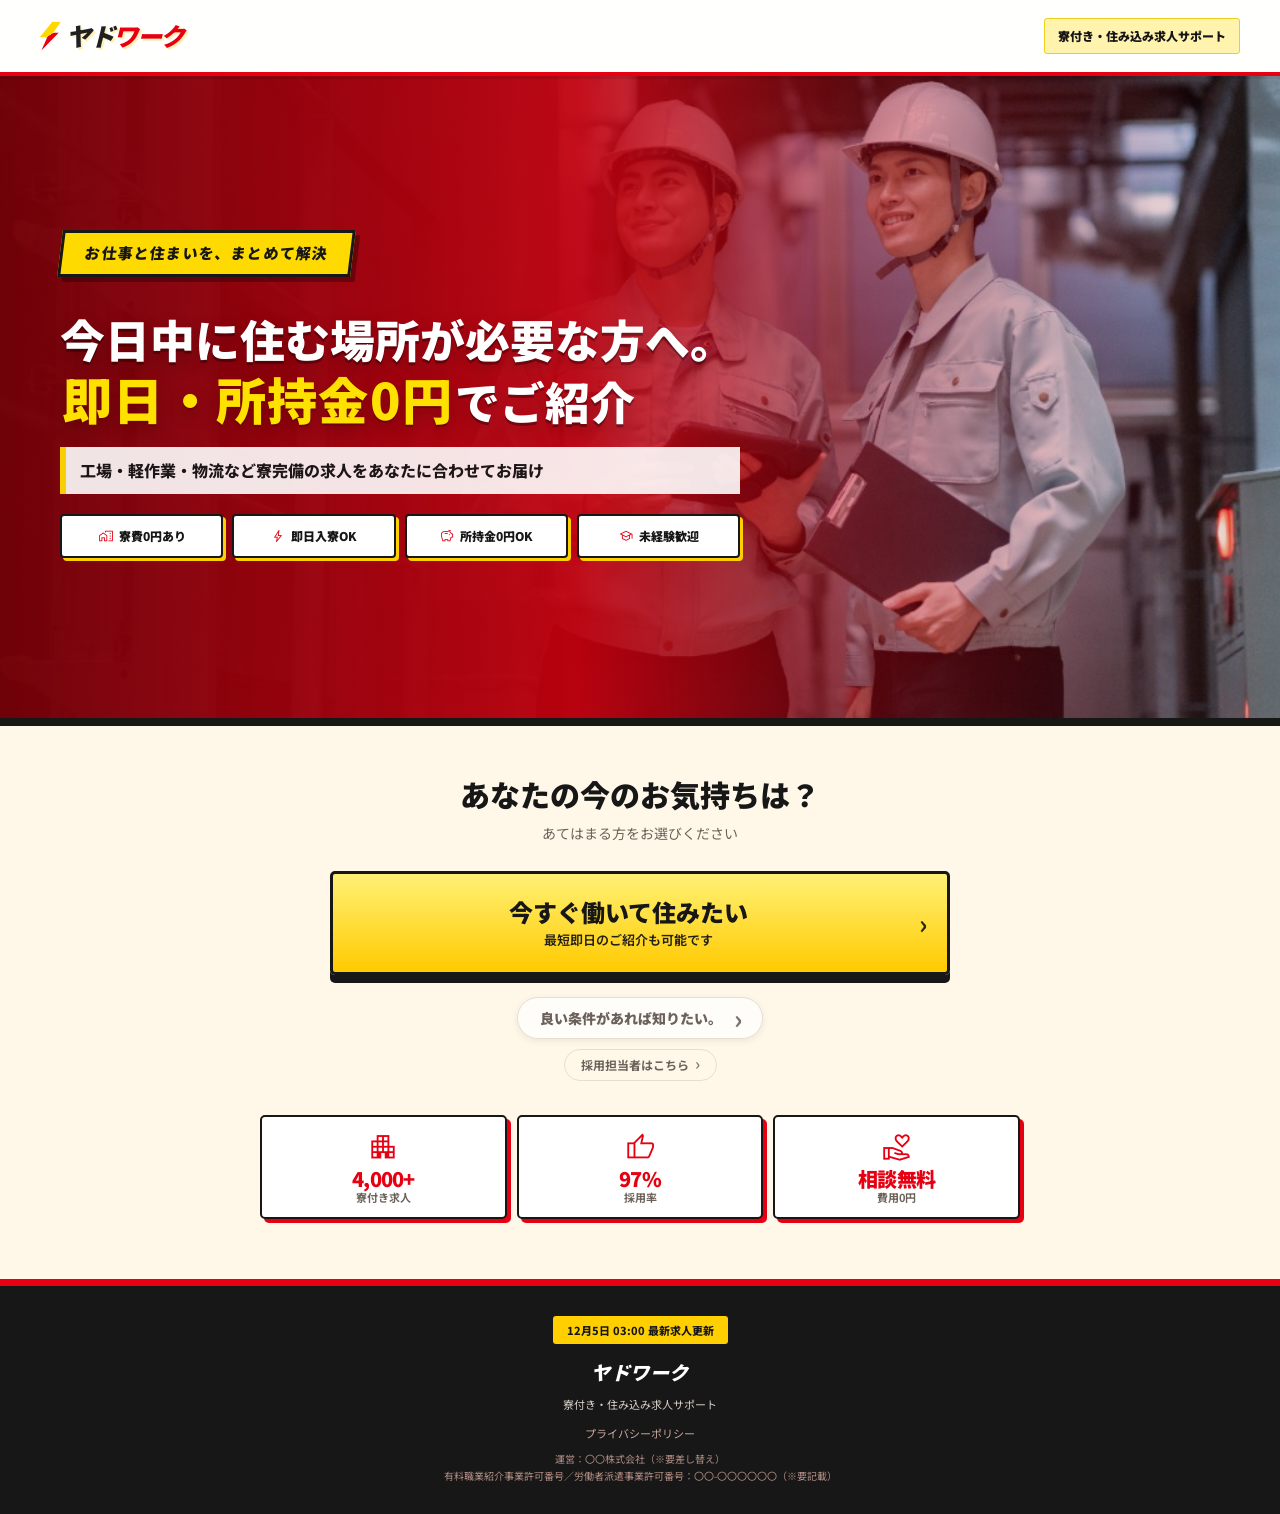
<file: v2_home.html>
<!DOCTYPE html>
<html lang="ja">
<head>
<meta charset="UTF-8">
<meta name="viewport" content="width=device-width, initial-scale=1.0">
<!-- ▼▼ 計測タグ：本番前に有効化してください（ダミーIDでの誤発火・遅延を防ぐため、既定では無効化しています）▼▼
     使い方：下のブロックのコメントを外し、GTM-XXXXXXX と "XXXXXXXXXX" を自社IDに置き換える

<!== Google Tag Manager ==>
<script>(function(w,d,s,l,i){w[l]=w[l]||[];w[l].push({'gtm.start':
new Date().getTime(),event:'gtm.js'});var f=d.getElementsByTagName(s)[0],
j=d.createElement(s),dl=l!='dataLayer'?'&l='+l:'';j.async=true;j.src=
'https://www.googletagmanager.com/gtm.js?id='+i+dl;f.parentNode.insertBefore(j,f);
})(window,document,'script','dataLayer','GTM-XXXXXXX');</script>

<!== Microsoft Clarity ==>
<script type="text/javascript">
    (function(c,l,a,r,i,t,y){
        c[a]=c[a]||function(){(c[a].q=c[a].q||[]).push(arguments)};
        t=l.createElement(r);t.async=1;t.src="https://www.clarity.ms/tag/"+i;
        y=l.getElementsByTagName(r)[0];y.parentNode.insertBefore(t,y);
    })(window, document, "clarity", "script", "XXXXXXXXXX");
</script>

▲▲ 計測タグ ここまで ▲▲ -->
<title>ヤドワーク | 寮付き・住み込み求人サポート</title>
<meta name="description" content="寮付き・住み込みのお仕事に特化した求人サポート「ヤドワーク」。寮付きのお仕事を即日・所持金0円でご紹介。工場・軽作業・物流など、寮完備の求人をあなたに合わせてお届けします。">
<link rel="icon" type="image/png" href="favicon.png">
<link rel="apple-touch-icon" href="favicon.png">
<link rel="preconnect" href="https://fonts.googleapis.com">
<link rel="preconnect" href="https://fonts.gstatic.com" crossorigin>
<link href="https://fonts.googleapis.com/css2?family=Noto+Sans+JP:wght@400;500;700;800;900&display=swap" rel="stylesheet">
<link href="https://fonts.googleapis.com/css2?family=Material+Symbols+Outlined:opsz,wght,FILL,GRAD@20..48,100..700,0,0&display=swap" rel="stylesheet">
<style>
  :root{
    --primary:#e5391c;
    --primary-dark:#bb2410;
    --navy:#2b1210;
    --accent:#f26522;
    --sky:#ff8a3d;
    --sky-light:#ffcba8;
    --bg:#fdf2ee;
    --card:#ffffff;
    --text:#2b1a17;
    --muted:#94756e;
    --line:#f2d8cd;
    --danger:#e23b3b;
    --radius:16px;
    --shadow:0 10px 30px rgba(180,42,18,.12);
    --shadow-sm:0 2px 8px rgba(180,42,18,.07);
  }
  *{box-sizing:border-box;margin:0;padding:0;-webkit-tap-highlight-color:transparent;}
  html{scroll-behavior:smooth;height:100%;background:var(--navy);overscroll-behavior:none;}
  body{
    font-family:"Noto Sans JP","Hiragino Kaku Gothic ProN","Hiragino Sans",Meiryo,sans-serif;
    color:var(--text);line-height:1.65;min-height:100%;
    overscroll-behavior:none;
    background:
      radial-gradient(1200px 600px at 50% -200px,#fbe0d6 0%,transparent 60%),
      var(--bg);
  }
  /* スティッキーフッター：通常フローのまま .wrap（縦flex・min-height:100dvh）の
     最下部に配置。footer の margin-top:auto で、コンテンツが少なくても
     画面の底に貼り付き、多いときはコンテンツの下に押し出される。 */
  .wrap{max-width:480px;margin:0 auto;background:transparent;position:relative;
    display:flex;flex-direction:column;min-height:100vh;min-height:100dvh;}
  footer{margin-top:auto;position:relative;z-index:40;background:var(--navy);}
  /* ===== Header ===== */
  header{
    background:rgba(255,255,255,.82);backdrop-filter:saturate(160%) blur(10px);
    -webkit-backdrop-filter:saturate(160%) blur(10px);
    padding:13px 20px;display:flex;align-items:center;gap:10px;
    position:sticky;top:0;z-index:50;border-bottom:1px solid var(--line);
  }
  header .logo{font-size:21px;font-weight:900;letter-spacing:.3px;color:var(--navy);cursor:pointer;}
  header .logo .b{color:var(--primary);}
  header .tag{font-size:10.5px;font-weight:700;color:var(--muted);margin-left:auto;
    background:#fde4db;padding:5px 10px;border-radius:999px;}
  /* ===== Hero ===== */
  .hero{
    background:
      radial-gradient(420px 220px at 85% 0%,rgba(255,138,61,.35),transparent 70%),
      linear-gradient(155deg,rgba(229,57,28,.72) 0%,rgba(187,36,16,.72) 55%,rgba(43,18,16,.8) 100%),
      url("images/hero-bg.png") center/cover no-repeat;
    color:#fff;padding:40px 24px 60px;text-align:center;position:relative;overflow:hidden;
  }
  .hero::before{content:"";position:absolute;width:240px;height:240px;border-radius:50%;
    background:rgba(255,255,255,.07);top:-90px;left:-70px;}
  .hero::after{content:"";position:absolute;left:0;right:0;bottom:-1px;height:34px;
    background:var(--bg);
    clip-path:polygon(0 100%,100% 100%,100% 0,0 60%);}
  .hero .inner{position:relative;z-index:1;}
  .hero .sub{display:inline-block;font-size:12px;font-weight:700;letter-spacing:.5px;
    background:rgba(255,255,255,.15);border:1px solid rgba(255,255,255,.25);
    padding:5px 14px;border-radius:999px;margin-bottom:16px;}
  .hero h1{font-size:27px;font-weight:900;margin:0 0 10px;line-height:1.4;letter-spacing:.5px;}
  .hero h1 .hl{
    background:linear-gradient(transparent 62%,rgba(255,203,168,.5) 62%);
    color:#fff;padding:0 2px;}
  .hero .lead{font-size:13.5px;opacity:.95;margin-top:6px;}
  .hero .badges{display:flex;gap:7px;justify-content:center;margin-top:18px;flex-wrap:wrap;}
  .hero .badge{background:rgba(255,255,255,.16);border:1px solid rgba(255,255,255,.32);
    border-radius:8px;padding:7px 12px;font-size:12px;font-weight:700;
    display:inline-flex;align-items:center;gap:5px;}
  .hero .badge .material-symbols-outlined{font-size:16px;line-height:1;font-variation-settings:'wght' 300;}
  /* ===== Intro CTA ===== */
  .intro{padding:6px 20px 34px;text-align:center;}
  .intro .q{font-size:19px;font-weight:900;margin-bottom:3px;color:var(--navy);}
  .intro .note{font-size:12px;color:var(--muted);margin-bottom:18px;}
  .cta{
    position:relative;display:flex;align-items:center;justify-content:center;
    width:100%;border:none;border-radius:14px;cursor:pointer;overflow:hidden;
    font-size:17px;font-weight:900;padding:18px 22px;margin:11px 0;color:#fff;
    background:linear-gradient(135deg,var(--sky),var(--primary));
    box-shadow:0 8px 20px rgba(229,57,28,.35);
    transition:transform .14s,box-shadow .14s;font-family:inherit;
  }
  .cta::after{content:"›";position:absolute;right:20px;font-size:26px;font-weight:700;opacity:.9;}
  .cta.alt{background:linear-gradient(135deg,#ff9d5c,#e2551e);box-shadow:0 8px 20px rgba(226,85,30,.3);}
  .cta:hover{transform:translateY(-2px);box-shadow:0 12px 26px rgba(229,57,28,.4);}
  .cta:active{transform:translateY(1px);}
  .cta .txt{display:flex;flex-direction:column;align-items:center;line-height:1.3;}
  .cta small{font-size:11.5px;font-weight:600;opacity:.95;margin-top:2px;}
  /* 採用担当者向け：控えめな小さいボタン */
  .cta-mini{
    display:inline-flex;align-items:center;justify-content:center;gap:6px;
    margin:10px auto 0;padding:7px 16px;line-height:1;
    font-family:inherit;font-size:12px;font-weight:700;cursor:pointer;
    color:var(--muted);background:transparent;text-decoration:none;
    border:1px solid var(--line);border-radius:999px;
    transition:color .16s,border-color .16s,background .16s;
  }
  .cta-mini::after{content:"›";font-size:16px;font-weight:700;opacity:.8;line-height:1;
    position:relative;top:-2px;}
  .cta-mini:hover{color:var(--primary);border-color:var(--sky);background:#fff5f0;}
  .trust{display:flex;justify-content:center;gap:10px;margin-top:24px;}
  .trust .t{flex:1;background:var(--card);border:1px solid var(--line);border-radius:12px;
    padding:12px 8px;box-shadow:var(--shadow-sm);
    display:flex;flex-direction:column;align-items:center;justify-content:center;gap:4px;}
  .trust .tt{display:flex;flex-direction:column;align-items:center;line-height:1.1;}
  .trust b{color:var(--primary);font-size:18px;font-weight:900;display:block;line-height:1.2;}
  .trust span{font-size:10.5px;color:var(--muted);font-weight:700;}
  .trust .t .material-symbols-outlined{font-size:30px;color:var(--primary);flex-shrink:0;
    font-variation-settings:'wght' 300;}
  /* ===== Form ===== */
  .form-area{padding:0 0 48px;}
  .progress{
    position:sticky;top:55px;z-index:40;
    background:rgba(253,242,238,.92);backdrop-filter:blur(8px);
    padding:14px 20px 12px;border-bottom:1px solid var(--line);
  }
  .progress .bar{height:9px;background:#f7ddd2;border-radius:999px;overflow:hidden;}
  .progress .fill{height:100%;width:0;border-radius:999px;transition:width .4s cubic-bezier(.4,0,.2,1);
    background:linear-gradient(90deg,var(--sky),var(--primary));position:relative;}
  .progress .fill::after{content:"";position:absolute;inset:0;border-radius:999px;
    background:linear-gradient(90deg,transparent,rgba(255,255,255,.5),transparent);
    animation:shine 1.8s infinite;}
  @keyframes shine{0%{transform:translateX(-100%);}60%,100%{transform:translateX(100%);}}
  .progress .meta{display:flex;justify-content:space-between;font-size:11.5px;color:var(--muted);margin-top:7px;font-weight:700;}
  .progress .meta b{color:var(--primary);}
  .step{display:none;padding:26px 20px 0;animation:slide .35s ease;}
  .step.active{display:block;}
  @keyframes slide{from{opacity:0;transform:translateY(12px);}to{opacity:1;transform:none;}}
  .step h2{font-size:21px;font-weight:900;text-align:center;margin-bottom:5px;color:var(--navy);letter-spacing:.3px;}
  .step .desc{font-size:12px;color:var(--muted);text-align:center;margin-bottom:20px;}
  .opts{display:grid;gap:11px;}
  .opts.two{grid-template-columns:1fr 1fr;}
  .opt{
    position:relative;border:2px solid var(--line);background:var(--card);border-radius:14px;
    padding:16px 18px;font-size:15.5px;font-weight:700;cursor:pointer;text-align:left;
    display:flex;align-items:center;gap:13px;transition:all .16s;color:var(--text);
    box-shadow:var(--shadow-sm);
  }
  .opts.two .opt{justify-content:center;text-align:center;padding:24px 10px;}
  .opts.two .opt.opt-wide{grid-column:1 / -1;padding:18px 10px;}
  .opt .opt-copy{display:flex;flex-direction:column;align-items:flex-start;line-height:1.35;}
  .opt .opt-copy small{margin-top:3px;color:var(--primary);font-size:11.5px;font-weight:900;}
  .opt .ic{
    width:38px;height:38px;border-radius:10px;
    background:linear-gradient(135deg,#fde0d5,#fbd3c4);color:var(--primary);
    display:grid;place-items:center;font-size:19px;flex:none;transition:all .16s;
  }
  .opt::after{content:"›";margin-left:auto;color:#e8bcae;font-size:22px;font-weight:700;transition:color .16s;}
  .opts.two .opt::after{display:none;}
  .opt:hover{border-color:var(--sky);background:#fff5f0;transform:translateY(-1px);
    box-shadow:0 6px 16px rgba(229,57,28,.12);}
  .opt:hover::after{color:var(--sky);}
  .opt.sel{border-color:var(--primary);background:#fdeee7;
    box-shadow:0 6px 18px rgba(229,57,28,.22);}
  .opt.sel .ic{background:linear-gradient(135deg,var(--sky),var(--primary));color:#fff;transform:scale(1.05);}
  .opt.sel::after{content:"✓";color:var(--primary);}
  /* inputs */
  .field{margin-bottom:20px;}
  .field label{display:block;font-size:14px;font-weight:800;margin-bottom:8px;color:var(--navy);}
  .field label .req{color:#fff;background:var(--danger);font-size:10px;font-weight:800;
    margin-left:7px;padding:2px 7px;border-radius:5px;vertical-align:middle;}
  .field input,.field select{
    width:100%;border:2px solid var(--line);border-radius:12px;padding:15px;
    font-size:16px;background:#fff;color:var(--text);font-family:inherit;transition:border-color .15s,box-shadow .15s;
  }
  .field input:focus,.field select:focus{outline:none;border-color:var(--primary);
    box-shadow:0 0 0 4px rgba(229,57,28,.12);}
  .field .hint{font-size:11px;color:var(--muted);margin-top:6px;}
  .field .err{font-size:12px;color:var(--danger);margin-top:6px;display:none;font-weight:700;}
  .field.invalid input,.field.invalid select{border-color:var(--danger);box-shadow:0 0 0 4px rgba(226,59,59,.1);}
  .field.invalid .err{display:block;}
  .dob-row{display:flex;gap:8px;}
  .dob-row select{flex:1.4;min-width:0;padding-left:10px;padding-right:10px;}
  .dob-row select:first-child{flex:2;}
  .nav{display:flex;gap:11px;margin-top:24px;}
  .btn{
    flex:1;border:none;border-radius:13px;padding:17px;font-size:16px;font-weight:900;
    cursor:pointer;transition:transform .12s,box-shadow .12s;font-family:inherit;
  }
  .btn:active{transform:translateY(1px);}
  .btn-back{background:#f5e2db;color:var(--muted);flex:0 0 32%;}
  .btn-back:hover{background:#eecfc5;}
  .btn-next{background:linear-gradient(135deg,var(--primary),var(--primary-dark));color:#fff;
    box-shadow:0 8px 18px rgba(229,57,28,.3);}
  .btn-next:hover{box-shadow:0 12px 22px rgba(229,57,28,.38);}
  .btn-submit{background:linear-gradient(135deg,var(--sky),var(--primary));color:#fff;line-height:1.3;
    box-shadow:0 8px 20px rgba(229,57,28,.35);}
  .btn-submit:hover{box-shadow:0 12px 26px rgba(229,57,28,.42);}
  .secure{display:flex;align-items:center;justify-content:center;gap:6px;
    font-size:11px;color:var(--muted);margin-top:18px;}
  .privacy{font-size:12px;color:var(--muted);text-align:center;margin-top:16px;}
  .privacy input{margin-right:6px;transform:scale(1.25);vertical-align:middle;accent-color:var(--primary);}
  .privacy a{color:var(--primary);font-weight:700;}
  /* ===== Done ===== */
  .done{display:none;padding:54px 24px;text-align:center;animation:slide .45s ease;}
  .done.active{display:block;}
  .done .check{width:92px;height:92px;border-radius:50%;
    background:linear-gradient(135deg,var(--sky),var(--primary));color:#fff;
    display:grid;place-items:center;font-size:46px;margin:0 auto 22px;
    box-shadow:0 12px 30px rgba(229,57,28,.4);animation:pop .5s cubic-bezier(.2,.8,.3,1.4);}
  @keyframes pop{0%{transform:scale(0);}100%{transform:scale(1);}}
  .done h2{font-size:23px;font-weight:900;margin-bottom:12px;color:var(--navy);}
  .done p{font-size:14px;color:var(--muted);margin-bottom:6px;}
  .done .box{background:var(--card);border:1px solid var(--line);border-radius:var(--radius);
    padding:20px;margin-top:26px;text-align:left;font-size:13.5px;box-shadow:var(--shadow);}
  .done .box h3{font-size:13px;color:var(--primary);margin-bottom:12px;font-weight:800;
    padding-bottom:8px;border-bottom:2px solid #fde4db;}
  .done .box .line{display:flex;justify-content:space-between;gap:12px;padding:9px 0;border-bottom:1px dashed var(--line);}
  .done .box .line:last-child{border:none;}
  .done .box .line span:first-child{color:var(--muted);white-space:nowrap;}
  .done .box .line span:last-child{font-weight:700;text-align:right;}
  /* ===== Footer ===== */
  footer{background:var(--navy);color:#c9a99f;padding:26px 20px;text-align:center;font-size:11px;margin-top:auto;}
  footer .upd{display:inline-block;color:var(--navy);background:var(--sky-light);font-weight:800;
    padding:5px 14px;border-radius:999px;margin-bottom:12px;font-size:11px;}
  footer .fname{color:#fff;font-weight:900;font-size:14px;margin-bottom:8px;letter-spacing:.5px;}
  footer .lic{font-size:10px;color:#b08d84;margin-top:8px;line-height:1.7;}
  footer a{color:#c9a99f;margin:0 8px;text-decoration:none;}
  footer a:hover{color:#fff;}
  /* ===== Modal ===== */
  .modal-overlay{position:fixed;inset:0;z-index:100;display:none;padding:20px;
    background:rgba(43,18,16,.55);-webkit-backdrop-filter:blur(2px);backdrop-filter:blur(2px);
    align-items:center;justify-content:center;}
  .modal-overlay.open{display:flex;}
  .modal{background:#fff;border-radius:16px;max-width:680px;width:100%;max-height:85vh;
    display:flex;flex-direction:column;overflow:hidden;box-shadow:0 20px 50px rgba(180,42,18,.3);}
  .modal-head{display:flex;align-items:center;justify-content:space-between;gap:12px;
    padding:15px 20px;border-bottom:1px solid var(--line);flex:none;}
  .modal-head h2{font-size:16px;font-weight:900;color:var(--navy);margin:0;}
  .modal-close{border:none;background:transparent;font-size:24px;line-height:1;
    color:var(--muted);cursor:pointer;padding:2px 8px;border-radius:8px;flex:none;}
  .modal-close:hover{background:#fbeee9;color:var(--navy);}
  .modal-body{padding:18px 22px;overflow-y:auto;-webkit-overflow-scrolling:touch;
    font-size:12.5px;line-height:1.85;color:var(--text);}
  .modal-body h3{font-size:13.5px;font-weight:900;color:var(--navy);margin:18px 0 6px;}
  .modal-body h3:first-of-type{margin-top:0;}
  .modal-body p{margin:0 0 10px;}
  .modal-body ul{margin:0 0 10px;padding-left:1.3em;}
  .modal-body .meta{font-size:11px;color:var(--muted);margin-bottom:4px;}
  .modal-body ol{margin:0 0 10px;padding-left:1.5em;}
  .modal-body .todo{background:#fff6e5;border:1px solid #f0d38a;border-radius:10px;
    padding:12px 14px;font-size:11.5px;color:#8a6d16;margin-bottom:14px;}
  /* スマホ：お気持ちセクションを画面中央のモーダルに */
  .intro-close{display:none;}
  @media (max-width:559px){
    #introScreen.modal-open::before{
      content:"";position:fixed;inset:0;z-index:900;
      background:rgba(43,18,16,.55);backdrop-filter:blur(2px);
      -webkit-backdrop-filter:blur(2px);
    }
    #introScreen.modal-open .intro{
      position:fixed;top:50%;left:50%;
      transform:translate(-50%,-50%) scale(.85);
      width:calc(100% - 28px);max-width:430px;max-height:90vh;
      overflow-y:auto;-webkit-overflow-scrolling:touch;
      z-index:1000;background:#fff;border-radius:24px;
      padding:42px 24px 28px;
      box-shadow:0 28px 70px rgba(43,18,16,.45);
      opacity:0;animation:introPop .32s cubic-bezier(.2,.9,.3,1.2) forwards;
    }
    #introScreen.modal-open .intro .q{font-size:24px;margin-bottom:6px;}
    #introScreen.modal-open .intro .note{font-size:13px;margin-bottom:22px;}
    #introScreen.modal-open .intro .cta{font-size:18px;padding:20px 22px;}
    #introScreen.modal-open .intro .cta small{font-size:12px;}
    #introScreen.modal-open .intro-close{
      display:flex;align-items:center;justify-content:center;
      position:absolute;top:12px;right:12px;width:34px;height:34px;
      border:none;border-radius:50%;cursor:pointer;
      font-size:22px;line-height:1;color:var(--muted);
      background:#fbeee9;font-family:inherit;padding:0;
      transition:background .16s,color .16s;
    }
    #introScreen.modal-open .intro-close:active{background:#f0d9d0;color:var(--navy);}
  }
  @keyframes introPop{
    to{opacity:1;transform:translate(-50%,-50%) scale(1);}
  }
  /* PC専用レイアウト（横900px以上） */
  @media (min-width:900px){
    body{
      background:
        radial-gradient(900px 500px at 50% -200px,#fbe0d6 0%,transparent 60%),
        linear-gradient(180deg,#fdeee8,#fbe8e2);
    }
    .wrap{max-width:100%;width:100%;}
    header{padding:16px 68px;}
    header .logo{font-size:23px;}
    header .tag{font-size:12px;}
    #introScreen{
      position:relative;overflow:hidden;
      min-height:calc(100dvh - 62px - var(--footer-h,0px));
      background:linear-gradient(150deg,#e5391c 0%,#bb2410 55%,#2b1210 100%);
      display:flex;flex-direction:column;justify-content:center;gap:40px;
      padding:64px max(40px,calc((100% - 1120px)/2));
    }
    #introScreen::before{
      content:"";position:absolute;top:0;right:0;bottom:0;
      width:60%;z-index:0;pointer-events:none;
      background:url("images/hero-bg.png") center/cover no-repeat;
      -webkit-mask-image:linear-gradient(90deg,transparent 0%,rgba(0,0,0,.5) 10%,#000 22%);
      mask-image:linear-gradient(90deg,transparent 0%,rgba(0,0,0,.5) 10%,#000 60%);
    }
    .hero,.intro{position:relative;z-index:1;}
    .hero{
      background:none;padding:0;align-self:flex-start;max-width:720px;
      text-align:left;overflow:visible;
    }
    .hero::before,.hero::after{display:none;}
    .hero .sub{font-size:16px;margin-bottom:24px;padding:7px 16px;}
    .hero h1{font-size:54px;line-height:1.25;margin-bottom:22px;}
    .hero .lead{font-size:21px;line-height:1.6;}
    .hero .lead br{display:none;}
    .hero .badges{justify-content:flex-start;margin-top:30px;gap:11px;}
    .hero .badge{font-size:15px;padding:10px 18px;}
    .intro{
      width:100%;max-width:1120px;
      background:var(--card);border-radius:22px;padding:32px 36px;margin:0;
      box-shadow:0 30px 70px rgba(43,18,16,.35);
    }
    .intro .q{font-size:24px;}
    .cta-row{display:flex;gap:16px;}
    .cta-row .cta{margin:0;flex:1;}
    .cta{font-size:18px;}
    .cta:hover{transform:translateY(-2px);}
    .trust .t{flex-direction:row;gap:14px;}
    .trust .tt{align-items:flex-start;}
    .trust b{font-size:23px;}
    .trust span{font-size:12.5px;}
    .trust .t .material-symbols-outlined{font-size:42px;}
    #formScreen,#doneScreen{
      flex:0 0 auto;align-self:center;
      width:100%;max-width:600px;margin:48px auto;
      background:var(--card);border-radius:22px;
      box-shadow:0 20px 50px rgba(120,30,15,.14);
      padding-bottom:34px;
    }
    .progress{position:static;border-radius:22px 22px 0 0;background:#fdf1ec;}
    .step{padding:30px 34px 0;}
    .step h2{font-size:23px;}
    .done{padding:56px 40px;}
    footer{padding:30px max(40px,calc((100% - 1120px)/2));}
  }
  @media (min-width:560px) and (max-width:899px){
    body{background:
      radial-gradient(700px 450px at 50% -120px,#f7ddd2 0%,transparent 60%),var(--bg);}
    .wrap{max-width:520px;box-shadow:0 0 50px rgba(120,30,15,.10);}
  }
</style>
<link rel="stylesheet" href="design-reference.css">
</head>
<body class="step-lp">
<!-- Google Tag Manager (noscript)：GTM有効化時に下のコメントを外す
<noscript><iframe src="https://www.googletagmanager.com/ns.html?id=GTM-XXXXXXX"
height="0" width="0" style="display:none;visibility:hidden"></iframe></noscript>
-->
<div class="wrap">

  <header>
    <div class="logo" id="homeLogo" role="button" aria-label="トップに戻る">ヤド<span class="b">ワーク</span></div>
    <div class="tag">寮付き・住み込み求人サポート</div>
  </header>

  <!-- ===== INTRO ===== -->
  <section id="introScreen">
    <div class="hero">
      <div class="inner">
        <span class="sub">お仕事と住まいを、まとめて解決</span>
        <h1>
          <span class="hero-line hero-audience">今日中に住む場所が必要な方へ。</span>
          <span class="hero-line"><span class="hl hero-key">即日・所持金0円</span>でご紹介</span>
        </h1>
        <div class="lead">工場・軽作業・物流など<br>寮完備の求人をあなたに合わせてお届け</div>
        <div class="badges">
          <span class="badge"><span class="material-symbols-outlined">home_work</span>寮費0円あり</span>
          <span class="badge"><span class="material-symbols-outlined">bolt</span>即日入寮OK</span>
          <span class="badge"><span class="material-symbols-outlined">savings</span>所持金0円OK</span>
          <span class="badge"><span class="material-symbols-outlined">school</span>未経験歓迎</span>
        </div>
      </div>
    </div>

    <div class="intro">
      <button class="intro-close" id="introClose" type="button" aria-label="閉じる">×</button>
      <div class="q">あなたの今のお気持ちは？</div>
      <div class="note">あてはまる方をお選びください</div>
      <div class="cta-row">
        <button class="cta cta-primary" data-feeling="今すぐ働いて住みたい">
          <span class="txt">今すぐ働いて住みたい<small>最短即日のご紹介も可能です</small></span>
        </button>
        <button class="cta cta-secondary" data-feeling="良い条件があれば知りたい">
          <span class="txt">良い条件があれば知りたい。</span>
        </button>
      </div>

      <div style="text-align:center;">
        <a class="cta-mini" href="#" target="_blank" rel="noopener">採用担当者はこちら</a>
      </div>

      <div class="trust">
        <div class="t"><span class="material-symbols-outlined">apartment</span><div class="tt"><b>4,000+</b><span>寮付き求人</span></div></div>
        <div class="t"><span class="material-symbols-outlined">thumb_up</span><div class="tt"><b>97%</b><span>採用率</span></div></div>
        <div class="t"><span class="material-symbols-outlined">volunteer_activism</span><div class="tt"><b>相談無料</b><span>費用0円</span></div></div>
      </div>
    </div>
  </section>

  <!-- ===== FORM ===== -->
  <section id="formScreen" class="form-area" style="display:none;">
    <div class="progress">
      <div class="bar"><div class="fill" id="fill"></div></div>
      <div class="meta"><span id="stepLabel">STEP 1</span><span id="stepPct">0%</span></div>
    </div>

    <!-- STEP 1: 現在の状況 -->
    <div class="step active" data-step="1">
      <h2>今の状況を教えてください</h2>
      <div class="desc">あてはまるものをお選びください</div>
      <div class="opts" data-key="situation" data-auto>
        <button class="opt" data-val="今すぐに住む場所がほしい"><span class="ic">🏠</span><span class="opt-copy">今すぐに住む場所がほしい<small>最短即日でご紹介・所持金0円でもOK</small></span></button>
        <button class="opt" data-val="離職済みで求職中"><span class="ic">🔍</span>離職済みで求職中</button>
        <button class="opt" data-val="転職検討中"><span class="ic">💼</span>転職検討中</button>
      </div>
      <div class="nav"><button class="btn btn-back" data-back>＜ 戻る</button></div>
    </div>

    <!-- STEP 2: 時期 -->
    <div class="step" data-step="2">
      <h2>いつから働きたいですか？</h2>
      <div class="desc">あてはまるものをお選びください</div>
      <div class="opts" data-key="timing" data-auto>
        <button class="opt" data-val="できるだけ早く"><span class="ic">⚡</span>できるだけ早く</button>
        <button class="opt" data-val="1ヶ月以内"><span class="ic">🗓️</span>1ヶ月以内</button>
        <button class="opt" data-val="未定"><span class="ic">🤔</span>未定</button>
      </div>
      <div class="nav"><button class="btn btn-back" data-back>＜ 戻る</button></div>
    </div>

    <!-- STEP 3: 入寮希望 -->
    <div class="step" data-step="3">
      <h2>入寮のご希望はありますか？</h2>
      <div class="desc">寮付き・住み込みの求人をご紹介できます</div>
      <div class="opts" data-key="dormitory" data-auto>
        <button class="opt" data-val="今すぐ入寮したい"><span class="ic">🏠</span>今すぐ入寮したい</button>
        <button class="opt" data-val="寮付きが嬉しい"><span class="ic">🛏️</span>寮付きが嬉しい</button>
        <button class="opt" data-val="どちらでも良い"><span class="ic">🤝</span>どちらでも良い</button>
        <button class="opt" data-val="通勤希望"><span class="ic">🚶</span>通勤希望</button>
      </div>
      <div class="nav"><button class="btn btn-back" data-back>＜ 戻る</button></div>
    </div>

    <!-- STEP 4: 仕事タイプ -->
    <div class="step" data-step="4">
      <h2>希望のお仕事タイプは？</h2>
      <div class="desc">あてはまるものをお選びください</div>
      <div class="opts two" data-key="jobtype" data-auto>
        <button class="opt" data-val="工場・製造">工場・製造</button>
        <button class="opt" data-val="軽作業・仕分け">軽作業・仕分け</button>
        <button class="opt" data-val="物流・ドライバー">物流・ドライバー</button>
        <button class="opt" data-val="建築・設備">建築・設備</button>
        <button class="opt opt-wide" data-val="特にこだわりなし・お任せ">特にこだわりなし・お任せ</button>
      </div>
      <div class="nav"><button class="btn btn-back" data-back>＜ 戻る</button></div>
    </div>

    <!-- STEP 5: お住まいの地域 -->
    <div class="step" data-step="5">
      <h2>お住まいの地域は？</h2>
      <div class="desc">お近くから通える求人・入寮先をご案内します</div>
      <div class="field" id="f-res">
        <label>お住まいの都道府県<span class="req">必須</span></label>
        <select id="residence">
          <option value="">都道府県を選択</option>
        </select>
        <div class="err">都道府県を選択してください</div>
      </div>
      <div class="nav">
        <button class="btn btn-back" data-back>＜ 戻る</button>
        <button class="btn btn-next" data-next>次へ ＞</button>
      </div>
    </div>

    <!-- STEP 6: 希望勤務エリア -->
    <div class="step" data-step="6">
      <h2>希望の勤務エリアはありますか？</h2>
      <div class="desc">全国の寮付き求人からお探しします</div>
      <div class="field" id="f-pref">
        <label>希望勤務エリア<span class="req">必須</span></label>
        <select id="pref">
          <option value="">エリアを選択</option>
          <option value="全国どこでもOK">全国どこでもOK</option>
        </select>
        <div class="err">希望勤務エリアを選択してください</div>
      </div>
      <div class="nav">
        <button class="btn btn-back" data-back>＜ 戻る</button>
        <button class="btn btn-next" data-next>次へ ＞</button>
      </div>
    </div>

    <!-- STEP 7: お名前・フリガナ・生年月日・性別 -->
    <div class="step" data-step="7">
      <h2>あなたについて教えてください</h2>
      <div class="desc">ご紹介できる求人がより正確にわかります</div>
      <div class="field" id="f-name">
        <label>お名前<span class="req">必須</span></label>
        <input type="text" id="name" placeholder="例：山田 太郎" autocomplete="name">
        <div class="err">お名前を入力してください</div>
      </div>
      <div class="field" id="f-furigana">
        <label>フリガナ<span class="req">必須</span></label>
        <input type="text" id="furigana" placeholder="例：ヤマダ タロウ">
        <div class="hint">カタカナでご入力ください（ひらがなは自動で変換されます）</div>
        <div class="err">フリガナをカタカナで入力してください</div>
      </div>
      <div class="field" id="f-birth">
        <label>生年月日<span class="req">必須</span></label>
        <div class="dob-row">
          <select id="birthY" autocomplete="bday-year"><option value="">年</option></select>
          <select id="birthM" autocomplete="bday-month"><option value="">月</option></select>
          <select id="birthD" autocomplete="bday-day"><option value="">日</option></select>
        </div>
        <div class="err">正しい生年月日を選択してください</div>
      </div>
      <div class="field" id="f-gender">
        <label>性別<span class="req">必須</span></label>
        <select id="gender">
          <option value="">選択してください</option>
          <option value="男性">男性</option>
          <option value="女性">女性</option>
          <option value="未回答">未回答</option>
        </select>
        <div class="err">性別を選択してください</div>
      </div>
      <div class="nav">
        <button class="btn btn-back" data-back>＜ 戻る</button>
        <button class="btn btn-next" data-next>次へ ＞</button>
      </div>
    </div>

    <!-- STEP 8: ご連絡先 -->
    <div class="step" data-step="8">
      <h2>ご連絡先を教えてください</h2>
      <div class="desc">あなただけの非公開求人を、最短即日でお届けします</div>
      <div class="field" id="f-tel">
        <label>携帯番号<span class="req">必須</span></label>
        <input type="tel" id="tel" placeholder="09012345678" inputmode="numeric" autocomplete="tel">
        <div class="hint">ハイフンなし・半角数字でご入力ください</div>
        <div class="err">正しい携帯番号を入力してください</div>
      </div>
      <div class="field" id="f-email">
        <label>メールアドレス<span class="req">必須</span></label>
        <input type="email" id="email" placeholder="例：sample@example.com" inputmode="email" autocomplete="email">
        <div class="err">正しいメールアドレスを入力してください</div>
      </div>
      <div class="privacy">
        <label><input type="checkbox" id="agree"><a href="#" data-pp>プライバシーポリシー</a>に同意する</label>
        <div class="err" id="agreeErr" style="display:none;">同意が必要です</div>
      </div>
      <div class="nav">
        <button class="btn btn-back" data-back>＜ 戻る</button>
        <button class="btn btn-submit" id="submitBtn">寮付きの<br>非公開求人を受け取る</button>
      </div>
      <div class="secure">🔒 入力情報はSSLで保護されています</div>
    </div>
  </section>

  <!-- ===== DONE ===== -->
  <section id="doneScreen" class="done">
    <div class="check">✓</div>
    <h2>ご登録ありがとうございます！</h2>
    <p>担当スタッフより、ご希望に合った<br>寮付き・住み込みのお仕事をご連絡いたします。</p>
    <div class="box">
      <h3>ご入力内容</h3>
      <div id="summary"></div>
    </div>
  </section>

  <footer>
    <div class="upd" id="updTime">最新求人更新</div>
    <div class="fname">ヤドワーク</div>
    <div>寮付き・住み込み求人サポート</div>
    <div style="margin-top:10px;">
      <a href="#" data-pp>プライバシーポリシー</a>
    </div>
    <div class="lic">
      運営：〇〇株式会社（※要差し替え）<br>
      有料職業紹介事業許可番号／労働者派遣事業許可番号：〇〇-〇〇〇〇〇〇（※要記載）
    </div>
  </footer>

  <!-- ===== プライバシーポリシー モーダル ===== -->
  <div class="modal-overlay" id="ppModal" role="dialog" aria-modal="true" aria-label="プライバシーポリシー">
    <div class="modal">
      <div class="modal-head">
        <h2>プライバシーポリシー</h2>
        <button class="modal-close" id="ppClose" aria-label="閉じる">×</button>
      </div>
      <div class="modal-body">
        <div class="todo">⚠ このプライバシーポリシーは<strong>雛形（プレースホルダ）</strong>です。〇〇の箇所を運営会社の正式な情報に差し替え、必要に応じて弁護士・専門家の確認を受けてから公開してください。人材紹介・派遣を行う場合は許可番号の表示が法令上必要です。</div>
        <p class="meta">制定日 〇〇年〇月〇日</p>

        <h3>1. 事業者情報</h3>
        <p>〇〇株式会社（以下「当社」といいます。）<br>
        所在地：〒〇〇〇-〇〇〇〇 〇〇県〇〇市〇〇<br>
        代表者：〇〇 〇〇<br>
        お問い合わせ：info@example.com</p>

        <h3>2. 取得する個人情報</h3>
        <p>当社は、本サイトのお仕事紹介サービスにおいて、氏名、フリガナ、生年月日、性別、電話番号、メールアドレス、居住地域、希望条件等の情報を取得します。</p>

        <h3>3. 利用目的</h3>
        <p>当社は、取得した個人情報を以下の目的で利用します。</p>
        <ul>
          <li>寮付き・住み込み求人その他お仕事のご紹介、及びそれに伴うご連絡のため</li>
          <li>お問い合わせ・ご相談への対応のため</li>
          <li>サービスの品質向上、及び新サービスの開発・改善のため</li>
          <li>ご本人の同意に基づく、提携する求人企業・人材サービス事業者へのご紹介のため</li>
        </ul>

        <h3>4. 第三者提供</h3>
        <p>当社は、ご本人の同意がある場合、又は法令で認められる場合を除き、個人情報を第三者に提供しません。お仕事のご紹介にあたり、ご本人の同意に基づき、提携する求人企業・人材サービス事業者へ必要な範囲で情報を提供することがあります。</p>

        <h3>5. 安全管理措置</h3>
        <p>当社は、取得した個人情報の漏えい、滅失又はき損の防止その他の安全管理のために、必要かつ適切な措置を講じます。通信はSSLにより暗号化しています。</p>

        <h3>6. 開示・訂正・利用停止等の請求</h3>
        <p>ご本人は、当社の保有する自己の個人情報について、開示、訂正、追加、削除、利用停止等を請求することができます。上記お問い合わせ窓口までご連絡ください。</p>

        <h3>7. お問い合わせ窓口</h3>
        <p>個人情報の取扱いに関するお問い合わせは、info@example.com までご連絡ください。</p>

        <p>以上</p>
      </div>
    </div>
  </div>
</div>

<script>
(function(){
  "use strict";

  // ============================================================
  // ▼ 応募データの送信先（Google Apps Script の /exec URL）
  //   ・製造JOBと同じ仕組み（GAS＋スプレッドシート）で運用します。
  //   ・このLP専用に新しいGAS＋新スプレッドシートをデプロイし、
  //     発行された /exec URL をここに貼り付けてください。
  //   ・空のままでもフォームは最後まで動作し、完了画面まで表示されます
  //     （送信だけスキップ）。プレビュー時はこのままでOK。
  // ============================================================
  var GAS_URL = "";
  // ============================================================

  var TOTAL = 8;
  var current = 1;
  var data = {};

  // ============================================================
  // アクセス解析トラッキング（匿名の件数カウントのみ）
  //   PV / STEP1〜8到達 / 送信完了(9) を GAS へ送信。
  //   admin.html の管理画面でファネル分析に使用します。
  // ============================================================
  var track = (function(){
    function sget(store, key){ try{ return store.getItem(key); }catch(e){ return null; } }
    function sset(store, key, v){ try{ store.setItem(key, v); }catch(e){} }
    var ua = navigator.userAgent;
    var device = /iPhone|Android.+Mobile/i.test(ua) ? "スマホ"
               : (/iPad|Android|Tablet/i.test(ua) ? "タブレット" : "PC");
    function send(obj){
      if(!GAS_URL) return;
      obj.type = "track";
      var payload = JSON.stringify(obj);
      try{
        if(navigator.sendBeacon){
          navigator.sendBeacon(GAS_URL, new Blob([payload], {type:"text/plain;charset=utf-8"}));
        }else{
          fetch(GAS_URL, {method:"POST", mode:"no-cors", keepalive:true,
            headers:{"Content-Type":"text/plain;charset=utf-8"}, body:payload});
        }
      }catch(e){ /* 解析はLP本体の動作に影響させない */ }
    }
    var todayStr = new Date().toDateString();
    var nv = sget(window.localStorage, "sj_last") !== todayStr ? 1 : 0;
    if(nv) sset(window.localStorage, "sj_last", todayStr);
    var ns = sget(window.sessionStorage, "sj_s") ? 0 : 1;
    if(ns) sset(window.sessionStorage, "sj_s", "1");
    send({ ev:"pv", nv:nv, ns:ns, device:device, referrer:document.referrer || "" });
    var sentMax = parseInt(sget(window.sessionStorage, "sj_max") || "0", 10);
    return function(stage){
      if(stage <= sentMax) return;
      sentMax = stage;
      sset(window.sessionStorage, "sj_max", String(stage));
      send({ ev:"step", stage:stage, referrer:document.referrer || "" });
    };
  })();

  // 都道府県データ
  var prefs = {
    "北海道・東北":["北海道","青森県","岩手県","宮城県","秋田県","山形県","福島県"],
    "関東":["東京都","神奈川県","埼玉県","千葉県","茨城県","群馬県","栃木県"],
    "甲信越・北陸":["山梨県","長野県","新潟県","富山県","石川県","福井県"],
    "東海":["愛知県","岐阜県","静岡県","三重県"],
    "関西":["大阪府","兵庫県","京都府","滋賀県","奈良県","和歌山県"],
    "中国":["鳥取県","島根県","岡山県","広島県","山口県"],
    "四国":["徳島県","香川県","愛媛県","高知県"],
    "九州・沖縄":["福岡県","佐賀県","長崎県","熊本県","大分県","宮崎県","鹿児島県","沖縄県"]
  };
  function fillPrefs(selectEl){
    Object.keys(prefs).forEach(function(region){
      var g = document.createElement("optgroup");
      g.label = region;
      prefs[region].forEach(function(p){
        var o = document.createElement("option");
        o.value = p; o.textContent = p; g.appendChild(o);
      });
      selectEl.appendChild(g);
    });
  }
  var sel = document.getElementById("pref");          // 希望勤務エリア
  var selRes = document.getElementById("residence");  // 現在いる地域
  fillPrefs(sel);
  fillPrefs(selRes);

  // 生年月日セレクトの選択肢を生成
  (function fillBirth(){
    var y = document.getElementById("birthY");
    var m = document.getElementById("birthM");
    var d = document.getElementById("birthD");
    function add(el, val, txt){
      var o = document.createElement("option");
      o.value = val; o.textContent = txt; el.appendChild(o);
    }
    for(var i = 2010; i >= 1940; i--) add(y, String(i), i + "年");
    for(var j = 1; j <= 12; j++) add(m, String(j), j + "月");
    for(var k = 1; k <= 31; k++) add(d, String(k), k + "日");
  })();

  // 更新日時（3時間おきの区切りに丸めて表示）
  var now = new Date();
  var UPDATE_INTERVAL_H = 3;
  now.setHours(Math.floor(now.getHours()/UPDATE_INTERVAL_H)*UPDATE_INTERVAL_H, 0, 0, 0);
  document.getElementById("updTime").textContent =
    (now.getMonth()+1)+"月"+now.getDate()+"日 " +
    ("0"+now.getHours()).slice(-2)+":"+("0"+now.getMinutes()).slice(-2)+" 最新求人更新";

  var introScreen = document.getElementById("introScreen");
  var formScreen  = document.getElementById("formScreen");
  var doneScreen  = document.getElementById("doneScreen");
  var fill = document.getElementById("fill");
  var stepLabel = document.getElementById("stepLabel");
  var stepPct = document.getElementById("stepPct");

  // プライバシーポリシー モーダルの開閉
  var ppModal = document.getElementById("ppModal");
  function openPP(e){ if(e) e.preventDefault(); ppModal.classList.add("open"); document.body.style.overflow = "hidden"; }
  function closePP(){ ppModal.classList.remove("open"); document.body.style.overflow = ""; }
  document.querySelectorAll("[data-pp]").forEach(function(a){ a.addEventListener("click", openPP); });
  document.getElementById("ppClose").addEventListener("click", closePP);
  ppModal.addEventListener("click", function(e){ if(e.target === ppModal) closePP(); });
  document.addEventListener("keydown", function(e){ if(e.key === "Escape") closePP(); });

  // ロゴクリック → 最初の画面（intro）に戻る
  function goHome(){
    doneScreen.classList.remove("active");
    formScreen.style.display = "none";
    introScreen.style.display = "";
    showStep(1);
    openIntroModal();
    window.scrollTo(0,0);
  }
  document.getElementById("homeLogo").addEventListener("click", goHome);

  // お気持ちモーダル（スマホ）：開閉
  function openIntroModal(){ introScreen.classList.add("modal-open"); }
  function closeIntroModal(){ introScreen.classList.remove("modal-open"); }
  openIntroModal();
  document.getElementById("introClose").addEventListener("click", closeIntroModal);
  introScreen.addEventListener("click", function(e){
    if(introScreen.classList.contains("modal-open") && !e.target.closest(".intro")){
      closeIntroModal();
    }
  });

  // 気持ち選択 → フォーム開始
  document.querySelectorAll("[data-feeling]").forEach(function(b){
    b.addEventListener("click", function(){
      data.feeling = b.getAttribute("data-feeling");
      introScreen.style.display = "none";
      formScreen.style.display = "block";
      window.scrollTo(0,0);
      updateProgress();
      track(1);
    });
  });

  // 選択式（自動で次へ）
  document.querySelectorAll(".opts[data-auto]").forEach(function(group){
    var key = group.getAttribute("data-key");
    group.querySelectorAll(".opt").forEach(function(opt){
      opt.addEventListener("click", function(){
        group.querySelectorAll(".opt").forEach(function(o){o.classList.remove("sel");});
        opt.classList.add("sel");
        data[key] = opt.getAttribute("data-val");
        setTimeout(function(){ goNext(); }, 220);
      });
    });
  });

  document.querySelectorAll("[data-back]").forEach(function(b){
    b.addEventListener("click", goBack);
  });
  document.querySelectorAll("[data-next]").forEach(function(b){
    b.addEventListener("click", goNext);
  });
  document.getElementById("submitBtn").addEventListener("click", goNext);

  function showStep(n){
    document.querySelectorAll(".step").forEach(function(s){
      s.classList.toggle("active", +s.getAttribute("data-step") === n);
    });
    current = n;
    updateProgress();
    window.scrollTo(0,0);
    track(n);
  }
  function updateProgress(){
    var pct = Math.round(current/TOTAL*100);
    fill.style.width = pct + "%";
    stepLabel.textContent = "STEP " + current + " / " + TOTAL;
    stepPct.textContent = pct + "%";
  }
  function goBack(){
    if(current > 1){ showStep(current-1); }
    else {
      formScreen.style.display = "none";
      introScreen.style.display = "";
      openIntroModal();
      window.scrollTo(0,0);
    }
  }
  function goNext(){
    if(!validate(current)) return;
    if(current < TOTAL){ showStep(current+1); }
    else { submit(); }
  }

  function validate(n){
    if(n === 5){
      data.residence = selRes.value;
      return mark("f-res", !!selRes.value);
    }
    if(n === 6){
      data.pref = sel.value;
      return mark("f-pref", !!sel.value);
    }
    if(n === 7){
      var name = document.getElementById("name").value.trim();
      var okName = name.length >= 1;
      data.name = name;

      var furiEl = document.getElementById("furigana");
      var furigana = furiEl.value.trim().replace(/[ぁ-ゖ]/g, function(c){
        return String.fromCharCode(c.charCodeAt(0) + 0x60);
      });
      if(furigana && furigana !== furiEl.value.trim()) furiEl.value = furigana;
      var okFuri = /^[ァ-ヶーｦ-ﾟ・\s　]+$/.test(furigana);
      data.furigana = furigana;

      var by = document.getElementById("birthY").value;
      var bm = document.getElementById("birthM").value;
      var bd = document.getElementById("birthD").value;
      var okBirth = false;
      if(by && bm && bd){
        var dt = new Date(Number(by), Number(bm)-1, Number(bd));
        okBirth = dt.getFullYear() === Number(by) &&
                  dt.getMonth() === Number(bm)-1 &&
                  dt.getDate() === Number(bd);
      }
      data.birth = okBirth ? by + "/" + ("0"+bm).slice(-2) + "/" + ("0"+bd).slice(-2) : "";

      var gender = document.getElementById("gender").value;
      var okGender = !!gender;
      data.gender = gender;

      var a = mark("f-name", okName);
      var b = mark("f-furigana", okFuri);
      var c = mark("f-birth", okBirth);
      var d = mark("f-gender", okGender);
      return a && b && c && d;
    }
    if(n === 8){
      var tel = document.getElementById("tel").value.trim();
      var okTel = /^0\d{9,10}$/.test(tel);
      data.tel = tel;
      var email = document.getElementById("email").value.trim();
      var okEmail = /^[^\s@]+@[^\s@]+\.[^\s@]+$/.test(email);
      data.email = email;
      var a = mark("f-tel", okTel);
      var b = mark("f-email", okEmail);
      var agree = document.getElementById("agree").checked;
      document.getElementById("agreeErr").style.display = agree ? "none" : "block";
      return a && b && agree;
    }
    return true;
  }
  function mark(id, ok){
    document.getElementById(id).classList.toggle("invalid", !ok);
    return ok;
  }

  var labels = {
    feeling:"お気持ち", situation:"現在の状況",
    timing:"働きたい時期", dormitory:"入寮希望", jobtype:"希望の仕事",
    residence:"お住まいの地域", pref:"希望勤務エリア",
    name:"お名前", furigana:"フリガナ", birth:"生年月日", gender:"性別",
    tel:"携帯番号", email:"メールアドレス"
  };
  var order = ["feeling","situation","timing","dormitory","jobtype","residence","pref","name","furigana","birth","gender","tel","email"];

  function submit(){
    var btn = document.getElementById("submitBtn");
    if(btn.dataset.sending === "1") return;
    btn.dataset.sending = "1";

    data.submittedAt = new Date().toISOString();

    sendData();
    track(9);

    finish();
  }

  function sendData(){
    if(!GAS_URL){
      console.warn("GAS_URL が未設定です。送信はスキップします（プレビュー）。");
      return;
    }
    try{
      var body = JSON.stringify(data);
      fetch(GAS_URL, {
        method: "POST",
        mode: "no-cors",
        keepalive: true,
        headers: { "Content-Type": "text/plain;charset=utf-8" },
        body: body
      }).catch(function(err){ console.error("送信エラー(fetch):", err); });
    }catch(err){
      try{
        navigator.sendBeacon(GAS_URL, new Blob([JSON.stringify(data)], {type:"text/plain;charset=utf-8"}));
      }catch(e){ console.error("送信エラー(beacon):", e); }
    }
  }

  function finish(){
    var html = "";
    order.forEach(function(k){
      if(data[k]){
        var v = data[k];
        html += '<div class="line"><span>'+labels[k]+'</span><span>'+escapeHtml(v)+'</span></div>';
      }
    });
    document.getElementById("summary").innerHTML = html;
    formScreen.style.display = "none";
    doneScreen.classList.add("active");
    window.scrollTo(0,0);
    console.log("送信データ:", data);
  }
  function escapeHtml(s){
    return String(s).replace(/[&<>"']/g,function(c){
      return {"&":"&amp;","<":"&lt;",">":"&gt;",'"':"&quot;","'":"&#39;"}[c];
    });
  }

  // 固定フッターの高さ分をコンテンツ下に余白として確保
  function updateFooterSpace(){
    var f = document.querySelector("footer");
    if(!f) return;
    document.documentElement.style.setProperty("--footer-h", f.offsetHeight + "px");
  }
  window.addEventListener("load", updateFooterSpace);
  window.addEventListener("resize", updateFooterSpace);
  updateFooterSpace();

  updateProgress();
})();
</script>
</body>
</html>
</file>
<file: lp_step/design-reference.css>
/*
 * YADOWORK — high-impact recruitment LP theme
 * Inspired by the reference's urgency, contrast and conversion rhythm,
 * while preserving YADOWORK's original content and form behavior.
 */

:root {
  --primary: #e60012;
  --primary-dark: #a9000c;
  --navy: #171717;
  --accent: #ff3b18;
  --sky: #ffca00;
  --sky-light: #fff08a;
  --bg: #fff8e9;
  --card: #fff;
  --text: #1d1d1d;
  --muted: #6d625b;
  --line: #e8ddd1;
  --danger: #d90012;
  --radius: 10px;
  --shadow: 0 10px 0 rgba(27, 27, 27, .1);
  --shadow-sm: 0 4px 0 rgba(27, 27, 27, .09);
}

* { box-sizing: border-box; }

body {
  color: var(--text);
  background: var(--bg);
}

/* Bold, compact header modeled on direct-response recruitment pages. */
header {
  background: rgba(255, 255, 255, .97) !important;
  border-bottom: 4px solid var(--primary) !important;
  box-shadow: 0 3px 0 rgba(0, 0, 0, .08);
}

.header-inner { min-height: 70px; }

.logo,
header .logo {
  position: relative;
  padding-left: 26px;
  color: #202020 !important;
  font-size: 24px !important;
  font-weight: 900 !important;
  font-style: italic;
  letter-spacing: -.06em !important;
  text-shadow: 2px 2px 0 rgba(255, 202, 0, .28);
}

.logo::before,
header .logo::before {
  content: "";
  position: absolute;
  left: 0;
  top: 50%;
  width: 19px;
  height: 29px;
  background: linear-gradient(145deg, #ffd800 0 48%, var(--primary) 49% 100%);
  clip-path: polygon(55% 0, 100% 0, 67% 39%, 96% 39%, 18% 100%, 39% 54%, 0 54%);
  transform: translateY(-50%) skewX(-8deg);
}

.logo .b,
header .logo .b { color: var(--primary) !important; }

.header-tag,
header .tag {
  color: #161616 !important;
  background: #fff3ad !important;
  border: 1px solid #f0ce1e;
  border-radius: 3px !important;
  font-weight: 900 !important;
}

.header-cta {
  border-radius: 5px !important;
  color: #171717 !important;
  background: linear-gradient(#ffe95b, #ffc400) !important;
  border: 2px solid #171717;
  box-shadow: 0 4px 0 #171717 !important;
  letter-spacing: .03em;
}

.header-cta:hover { transform: translateY(2px) !important; box-shadow: 0 2px 0 #171717 !important; }

/* First view: red velocity field, dark photo edge and oversized benefit copy. */
.hero {
  isolation: isolate;
  background:
    linear-gradient(90deg, rgba(120, 0, 8, .98) 0%, rgba(207, 0, 14, .94) 43%, rgba(213, 0, 15, .38) 72%, rgba(16, 16, 16, .22) 100%),
    url("images/hero-bg.png") 82% center / cover no-repeat !important;
  border-bottom: 8px solid #171717;
}

.hero::before { display: none !important; }

.hero::after { display: none !important; }

.hero-inner {
  min-height: 535px;
  padding: 64px 20px 72px !important;
  text-align: left !important;
  display: flex;
  flex-direction: column;
  align-items: flex-start;
  justify-content: center;
}

.hero .inner { text-align: left; }

.hero .sub {
  position: relative;
  color: #171717 !important;
  background: #ffda00 !important;
  border: 3px solid #171717 !important;
  border-radius: 0 !important;
  padding: 7px 22px !important;
  font-size: 15px !important;
  font-weight: 900 !important;
  letter-spacing: .08em !important;
  transform: skewX(-7deg);
  box-shadow: 5px 5px 0 rgba(0, 0, 0, .32);
}

.hero h1 {
  max-width: 700px;
  margin-top: 8px !important;
  font-size: clamp(35px, 4.2vw, 58px) !important;
  line-height: 1.25 !important;
  letter-spacing: 0 !important;
  text-shadow: 0 3px 0 rgba(0, 0, 0, .32), 0 8px 20px rgba(0, 0, 0, .22);
}

.hero h1 .hl {
  color: #ffe100 !important;
  background: none !important;
  -webkit-text-stroke: 0 !important;
  text-decoration: none !important;
  text-shadow: 0 2px 0 #720008;
}

.hero h1 .hero-line { display: block; }

.hero h1 .hero-key {
  display: inline-block;
  font-size: 1.12em;
  font-weight: 1000;
  letter-spacing: .025em;
  text-shadow: 0 2px 0 #720008, 0 6px 16px rgba(65, 0, 5, .38) !important;
}

.hero .lead {
  max-width: 660px !important;
  margin: 8px 0 0 !important;
  padding: 9px 14px;
  color: #171717;
  background: rgba(255, 255, 255, .94);
  border-left: 6px solid #ffda00;
  font-size: 16px !important;
  font-weight: 800;
}

.hero .badges { justify-content: flex-start !important; gap: 8px !important; }

.hero .badge {
  color: #171717 !important;
  background: #fff !important;
  border: 2px solid #171717 !important;
  border-radius: 4px !important;
  box-shadow: 3px 3px 0 #ffcf00;
  font-weight: 900 !important;
}

.hero .badge .material-symbols-outlined { color: var(--primary); font-weight: 700; }

.hero-cta {
  min-width: min(420px, 100%);
  color: #171717 !important;
  background: linear-gradient(#fff175, #ffca00) !important;
  border: 3px solid #171717;
  border-radius: 6px !important;
  box-shadow: 0 7px 0 #171717, 0 16px 26px rgba(0, 0, 0, .25) !important;
  font-size: 21px !important;
  letter-spacing: .03em;
}

.hero-cta:hover { transform: translateY(3px) !important; box-shadow: 0 4px 0 #171717 !important; }

.trust-band {
  margin-top: 0;
  background: #202020 !important;
  border: 0 !important;
}

.trust-grid { gap: 8px !important; padding: 18px 0 22px !important; }

.trust-grid .t,
.trust .t {
  border: 2px solid #171717 !important;
  border-radius: 5px !important;
  box-shadow: 4px 4px 0 #e60012 !important;
}

.trust-grid b,
.trust b { color: var(--primary) !important; letter-spacing: -.04em; }

@media (max-width: 719px) {
  .header-inner { min-height: 60px; }
  .logo, header .logo { font-size: 21px !important; }
  .header-cta { padding: 8px 12px !important; font-size: 12px !important; }
  .hero { background-position: 68% center !important; }
  .hero-inner { min-height: 540px; padding: 34px 18px 44px !important; justify-content: flex-end; }
  .hero .inner { padding: 38px 20px 42px !important; }
  .hero h1 { max-width: 92%; font-size: clamp(30px, 8.6vw, 42px) !important; }
  .hero .lead { font-size: 14px !important; }
  .hero .badges { gap: 6px !important; }
  .hero .badge { padding: 6px 8px !important; font-size: 11px !important; }
}

@media (max-width: 480px) {
  .hero-inner { min-height: 510px; }
  .hero h1 { max-width: 100%; font-size: 31px !important; }
  .hero .sub { padding: 5px 12px !important; font-size: 12px !important; }
  .trust-grid .t { padding: 13px 4px !important; }
}

/* Section rhythm and graphic headlines. */
section.block { padding: 68px 0 !important; }

section.block:nth-of-type(even) {
  background-color: rgba(255, 255, 255, .72);
}

.sec-head { margin-bottom: 38px !important; }

.sec-head .eyebrow {
  position: relative;
  color: #fff !important;
  background: var(--primary) !important;
  border: 2px solid #171717;
  border-radius: 0 !important;
  padding: 6px 20px !important;
  box-shadow: 4px 4px 0 #ffcf00;
  letter-spacing: .12em !important;
  transform: skewX(-6deg);
}

.sec-head h2 {
  color: #171717 !important;
  font-size: clamp(26px, 3vw, 38px) !important;
  line-height: 1.35 !important;
  letter-spacing: -.04em !important;
}

.sec-head h2 .hl {
  color: var(--primary) !important;
  background: linear-gradient(transparent 68%, #ffdf24 68%);
  padding: 0 .08em;
}

.sec-head p { color: #665d57 !important; font-size: 14px !important; }

.problem {
  position: relative;
  max-width: 820px !important;
  border: 3px solid #171717 !important;
  border-radius: 7px !important;
  box-shadow: 10px 10px 0 #ffce00 !important;
  padding: 34px !important;
}

.problem::before {
  content: "CHECK";
  position: absolute;
  top: -17px;
  left: 24px;
  padding: 4px 13px;
  color: #fff;
  background: #171717;
  font-size: 12px;
  font-weight: 900;
  letter-spacing: .16em;
}

.problem li {
  border: 1px solid #eadccf !important;
  border-left: 7px solid var(--primary) !important;
  border-radius: 3px !important;
  background: #fff9ee !important;
  font-size: 15px !important;
}

.problem .arrow { color: var(--primary) !important; filter: drop-shadow(0 3px 0 #ffd500); }

.problem .solve {
  display: inline-block;
  width: 100%;
  padding: 12px 16px;
  color: #171717 !important;
  background: #ffda00;
  border: 2px solid #171717;
  font-size: 18px !important;
}

.reasons { gap: 22px !important; }

.reason,
.job,
.voice,
.flow .c,
.faq details {
  border: 2px solid #171717 !important;
  border-radius: 6px !important;
  box-shadow: var(--shadow-sm) !important;
}

.reason { position: relative; overflow: hidden; padding: 26px 22px 30px !important; }

.reason::after {
  content: "";
  position: absolute;
  right: -32px;
  bottom: -42px;
  width: 112px;
  height: 112px;
  background: #ffdc28;
  transform: rotate(35deg);
  opacity: .22;
}

.reason:hover,
.job:hover { transform: translateY(-4px) !important; box-shadow: 0 8px 0 rgba(23, 23, 23, .15) !important; }

.reason .num {
  width: 42px !important;
  height: 42px !important;
  border: 2px solid #171717;
  border-radius: 4px !important;
  color: #171717 !important;
  background: #ffda00 !important;
  box-shadow: 3px 3px 0 var(--primary);
  font-size: 18px !important;
}

.reason .ic {
  color: #fff !important;
  background: var(--primary) !important;
  border: 2px solid #171717;
  border-radius: 50% !important;
}

.reason h3 { font-size: 18px !important; }

.jobs { gap: 16px !important; }

.job {
  padding: 26px 12px !important;
  background: linear-gradient(#fff 0 68%, #fff1b9 68% 100%) !important;
}

.job .material-symbols-outlined {
  display: grid;
  place-items: center;
  width: 62px;
  height: 62px;
  margin: 0 auto;
  color: #fff !important;
  background: var(--primary);
  border: 3px solid #171717;
  border-radius: 50%;
  box-shadow: 4px 4px 0 #ffcf00;
}

.job b { margin-top: 15px !important; font-size: 16px !important; }

.flow .step { gap: 20px !important; }

.flow .step:not(:last-child)::before {
  left: 24px !important;
  width: 4px !important;
  background: repeating-linear-gradient(#171717 0 8px, #ffcf00 8px 16px) !important;
}

.flow .n {
  border: 3px solid #171717;
  color: #171717 !important;
  background: #ffcf00 !important;
  box-shadow: 4px 4px 0 var(--primary) !important;
}

.flow .c { padding: 18px 22px !important; }
.flow .c h3 { color: var(--primary) !important; font-size: 17px !important; }

.voice { position: relative; border-top: 8px solid var(--primary) !important; }
.voice .stars { color: #e60012 !important; }
.voice .ava { color: #171717 !important; background: #ffda00 !important; border: 2px solid #171717; }

.faq { gap: 14px !important; }
.faq details[open] { box-shadow: 6px 6px 0 #ffcf00 !important; }
.faq summary { padding: 18px 20px !important; font-size: 15px !important; }
.faq summary .q { color: #171717 !important; background: #ffcf00 !important; border: 2px solid #171717; border-radius: 3px !important; }
.faq summary .mk { color: var(--primary) !important; font-weight: 900 !important; }

/* Repeated conversion band. */
.cta-band {
  position: relative;
  overflow: hidden;
  color: #fff;
  background: #171717 !important;
  border-top: 8px solid var(--primary);
  border-bottom: 8px solid var(--primary);
}

.cta-band::before,
.cta-band::after { display: none !important; }

.cta-band .wrap { position: relative; z-index: 1; padding: 60px 20px !important; }
.cta-band h2 { font-size: clamp(28px, 3vw, 39px) !important; }

.cta-band .btn-big {
  min-width: min(430px, 100%);
  color: #171717 !important;
  background: linear-gradient(#fff27a, #ffc900) !important;
  border: 3px solid #fff;
  border-radius: 6px !important;
  outline: 3px solid #171717;
  box-shadow: 0 7px 0 #870008, 0 14px 24px rgba(0, 0, 0, .34) !important;
}

.cta-band .btn-big small { color: #493c1e !important; }
.cta-band .btn-big:hover { transform: translateY(3px) !important; box-shadow: 0 4px 0 #870008 !important; }

/* Form has the visual gravity of a final offer panel. */
.form-section {
  padding: 70px 0 90px !important;
  background: #f4efe8;
}

.form-card {
  max-width: 680px !important;
  border: 4px solid #171717 !important;
  border-radius: 7px !important;
  box-shadow: 12px 12px 0 rgba(230, 0, 18, .88) !important;
}

.form-card .fhead {
  position: relative;
  padding: 28px 24px !important;
  color: #171717 !important;
  background: #ffcf00 !important;
  border-bottom: 4px solid #171717;
}

.form-card .fhead::before {
  content: "ENTRY";
  display: block;
  margin-bottom: 4px;
  font-size: 12px;
  font-weight: 900;
  letter-spacing: .22em;
}

.form-card .fhead h2 { font-size: 26px !important; }
.form-body { padding: 34px !important; }

.field label { color: #171717 !important; font-size: 15px !important; }

.field label .req {
  border-radius: 2px !important;
  background: var(--primary) !important;
}

.field label .opt-tag { border-radius: 2px !important; }

.field input,
.field select {
  min-height: 54px;
  border: 2px solid #bcb2a9 !important;
  border-radius: 4px !important;
  background-color: #fff !important;
}

.field input:focus,
.field select:focus {
  border-color: var(--primary) !important;
  box-shadow: 0 0 0 4px rgba(230, 0, 18, .12) !important;
}

.btn-submit {
  border: 3px solid #171717 !important;
  border-radius: 5px !important;
  color: #171717 !important;
  background: linear-gradient(#fff175, #ffca00) !important;
  box-shadow: 0 7px 0 #171717 !important;
  font-size: 19px !important;
}

.btn-submit:hover { transform: translateY(3px) !important; box-shadow: 0 4px 0 #171717 !important; }
.secure { color: #57504a !important; font-weight: 700; }

.sticky-cta {
  padding: 9px 12px 13px !important;
  background: rgba(23, 23, 23, .96) !important;
  border-top: 4px solid var(--primary) !important;
}

.sticky-cta a {
  border: 2px solid #171717 !important;
  border-radius: 5px !important;
  color: #171717 !important;
  background: linear-gradient(#fff175, #ffca00) !important;
  box-shadow: 0 4px 0 #8f000b !important;
}

footer {
  color: #d8d0c8 !important;
  background: #171717 !important;
  border-top: 7px solid var(--primary);
}

footer .upd { color: #171717 !important; background: #ffcf00 !important; border-radius: 3px !important; }
footer .fname { font-size: 19px !important; font-style: italic; }

.modal { border: 3px solid #171717; border-radius: 6px !important; }
.modal-head { color: #171717; background: #ffcf00; border-bottom: 3px solid #171717 !important; }

/* Step-style LP: same campaign language, tuned for a 480px funnel. */
.wrap > header .tag { margin-left: auto; }

#introScreen .hero {
  min-height: 540px;
  padding: 0 !important;
  display: flex;
  align-items: flex-end;
  background:
    linear-gradient(0deg, rgba(112, 0, 8, .98) 0%, rgba(190, 0, 14, .88) 53%, rgba(143, 0, 10, .38) 76%, rgba(20, 20, 20, .08) 100%),
    url("images/hero-bg.png") 57% center / cover no-repeat !important;
}

#introScreen .hero .inner {
  width: 100%;
  padding: 40px 24px 34px !important;
  background: transparent !important;
}

#introScreen .hero h1 {
  max-width: 100%;
  margin: 14px 0 12px !important;
  font-size: 28px !important;
  line-height: 1.3 !important;
  text-align: left;
}

#introScreen .hero h1 .hero-line {
  display: block;
  white-space: nowrap;
}

#introScreen .hero h1 .hero-line-last { font-size: .92em; }
#introScreen .hero h1 .hero-break-mobile { display: none; }

#introScreen .hero .lead {
  width: 100%;
  margin-top: 0 !important;
  padding: 8px 10px !important;
  font-size: 12px !important;
  line-height: 1.65;
}

#introScreen .hero .badges {
  display: grid;
  grid-template-columns: 1fr 1fr;
  width: 100%;
  margin-top: 14px !important;
}

#introScreen .hero .badge {
  justify-content: center;
  min-width: 0;
  padding: 7px 5px !important;
  font-size: 11px !important;
}

/* Desktop step funnel: same vertical rhythm as the long-form LP. */
@media (min-width: 1100px) {
  body.step-lp {
    background: #fff8e9 !important;
  }

  .step-lp .wrap {
    width: 100% !important;
    max-width: none !important;
    margin: 0 !important;
    background: transparent !important;
    box-shadow: none !important;
  }

  .step-lp .wrap > header {
    min-height: 76px;
    padding: 15px max(40px, calc((100% - 1200px) / 2)) !important;
  }

  .step-lp .wrap > header .logo { font-size: 25px !important; }
  .step-lp .wrap > header .tag {
    padding: 7px 13px !important;
    font-size: 12px !important;
  }

  .step-lp #introScreen {
    display: block;
    min-height: auto !important;
    padding: 0 !important;
    background: #fff8e9 !important;
    overflow: hidden !important;
  }

  .step-lp #introScreen::before { display: none !important; }

  .step-lp #introScreen .hero {
    width: 100% !important;
    max-width: none !important;
    min-height: 650px !important;
    align-items: center !important;
    overflow: hidden !important;
    border: 0 !important;
    border-bottom: 8px solid #171717 !important;
    border-radius: 0 !important;
    box-shadow: none !important;
    background:
      linear-gradient(90deg, rgba(112, 0, 8, .98) 0%, rgba(194, 0, 14, .94) 45%, rgba(178, 0, 13, .48) 66%, rgba(18, 18, 18, .08) 100%),
      url("images/hero-bg.png") 82% 38% / cover no-repeat !important;
  }

  .step-lp #introScreen .hero .inner {
    width: 100%;
    max-width: 1200px;
    margin: 0 auto;
    padding: 82px 20px 88px !important;
  }

  .step-lp #introScreen .hero .sub {
    margin-bottom: 20px !important;
    padding: 8px 22px !important;
    font-size: 15px !important;
  }

  .step-lp #introScreen .hero h1 {
    max-width: 760px !important;
    margin: 14px 0 18px !important;
    font-size: clamp(38px, 3.5vw, 50px) !important;
    line-height: 1.25 !important;
  }

  .step-lp #introScreen .hero .lead {
    max-width: 680px !important;
    padding: 10px 14px !important;
    font-size: 16px !important;
    line-height: 1.7 !important;
  }

  .step-lp #introScreen .hero .lead br { display: none !important; }

  .step-lp #introScreen .hero .badges {
    max-width: 680px;
    grid-template-columns: repeat(4, minmax(0, 1fr));
    margin-top: 20px !important;
    gap: 9px !important;
  }

  .step-lp #introScreen .hero .badge {
    padding: 10px 7px !important;
    font-size: 12px !important;
  }

  .step-lp #introScreen .intro {
    width: 100% !important;
    max-width: 960px !important;
    margin: 0 auto !important;
    padding: 48px 20px 60px !important;
    background: transparent !important;
    border: 0 !important;
    border-radius: 0 !important;
    box-shadow: none !important;
  }

  .step-lp #introScreen .intro .q {
    font-size: 30px !important;
    line-height: 1.35;
  }

  .step-lp #introScreen .intro .note {
    margin: 7px 0 26px;
    font-size: 14px;
  }

  .step-lp #introScreen .cta-row {
    display: flex !important;
    gap: 18px;
    max-width: 860px;
    margin: 0 auto;
  }

  .step-lp #introScreen .cta-row .cta {
    width: auto !important;
    min-height: 82px;
    margin: 0 !important;
    padding: 16px 38px 16px 20px !important;
    font-size: 18px !important;
  }

  .step-lp #introScreen .trust {
    max-width: 760px;
    margin: 34px auto 0 !important;
  }

  .step-lp #introScreen .trust .t {
    flex-direction: column !important;
    gap: 4px !important;
    min-width: 0;
    padding: 14px 8px !important;
  }

  .step-lp #introScreen .trust .tt { align-items: center !important; }
  .step-lp #introScreen .trust b { font-size: 20px !important; }
  .step-lp #introScreen .trust span { font-size: 11px !important; }
  .step-lp #introScreen .trust .t .material-symbols-outlined { font-size: 32px !important; }

  .step-lp #formScreen,
  .step-lp #doneScreen {
    width: 100% !important;
    max-width: 760px !important;
    margin: 56px auto !important;
    border: 3px solid #171717;
    border-radius: 9px !important;
    box-shadow: 10px 10px 0 rgba(230, 0, 18, .86) !important;
    overflow: hidden;
  }

  .step-lp #formScreen .progress { position: static !important; }
  .step-lp #formScreen .step { padding: 36px 48px 8px !important; }
  .step-lp #formScreen .opts:not(.two) { grid-template-columns: 1fr 1fr; gap: 14px; }
  .step-lp #formScreen .opts:not(.two) .opt:last-child:nth-child(odd) { grid-column: 1 / -1; }

  .step-lp .wrap > footer {
    padding: 30px max(40px, calc((100% - 1200px) / 2)) !important;
  }
}

/* Tablet landscape keeps the compact step layout instead of squeezing two columns. */
@media (min-width: 900px) and (max-width: 1099px) {
  body.step-lp { background: #f4eee6 !important; }

  .step-lp .wrap {
    width: 100% !important;
    max-width: 520px !important;
    margin: 0 auto !important;
    background: #fff8e9 !important;
    box-shadow: 0 0 48px rgba(23, 23, 23, .13) !important;
  }

  .step-lp .wrap > header { padding: 13px 20px !important; }
  .step-lp .wrap > header .logo { font-size: 21px !important; }
  .step-lp .wrap > header .tag { font-size: 10.5px !important; }

  .step-lp #introScreen {
    display: block;
    min-height: auto !important;
    padding: 0 !important;
    background: transparent !important;
    overflow: visible !important;
  }

  .step-lp #introScreen::before { display: none !important; }

  .step-lp #introScreen .hero {
    width: 100% !important;
    max-width: none !important;
    min-height: 540px !important;
    align-self: stretch !important;
    overflow: hidden !important;
  }

  .step-lp #introScreen .hero .inner { padding: 40px 24px 34px !important; }
  .step-lp #introScreen .hero .sub { margin-bottom: 16px !important; font-size: 13px !important; }
  .step-lp #introScreen .hero h1 { margin: 14px 0 12px !important; font-size: 28px !important; }
  .step-lp #introScreen .hero .lead { font-size: 12px !important; }
  .step-lp #introScreen .hero .lead br { display: inline !important; }

  .step-lp #introScreen .intro {
    width: auto !important;
    max-width: none !important;
    margin: 0 !important;
    padding: 30px 20px 42px !important;
    background: #fff8e9 !important;
    border-radius: 0 !important;
    box-shadow: none !important;
  }

  .step-lp #introScreen .cta-row { display: block !important; }
  .step-lp #introScreen .cta-row .cta { width: 100% !important; margin: 11px 0 !important; }
  .step-lp #introScreen .trust .t { flex-direction: column !important; gap: 4px !important; }
  .step-lp #introScreen .trust .tt { align-items: center !important; }

  .step-lp #formScreen,
  .step-lp #doneScreen {
    width: 100% !important;
    max-width: 520px !important;
    margin: 0 auto !important;
    border-radius: 0 !important;
    box-shadow: none !important;
  }

  .step-lp .wrap > footer { padding: 26px 20px !important; }
}

.intro {
  position: relative;
  padding: 30px 20px 42px !important;
  background: #fff8e9;
}

.intro .q { font-size: 22px !important; }

.cta,
.btn-next {
  border: 3px solid #171717 !important;
  border-radius: 5px !important;
  color: #171717 !important;
  background: linear-gradient(#fff175, #ffca00) !important;
  box-shadow: 0 6px 0 #171717 !important;
}

.cta.alt { color: #fff !important; background: linear-gradient(#f52a39, #c90010) !important; }
.cta:hover { transform: translateY(3px) !important; box-shadow: 0 3px 0 #171717 !important; }

.progress {
  top: 58px !important;
  background: rgba(255, 248, 233, .97) !important;
  border-bottom: 3px solid #171717 !important;
}

.progress .bar { height: 12px !important; border: 2px solid #171717; background: #fff !important; }
.progress .fill { background: repeating-linear-gradient(135deg, #e60012 0 10px, #ffca00 10px 20px) !important; }
.progress .fill::after { display: none; }
.progress .meta b { color: var(--primary) !important; }

.form-area .step { padding: 34px 20px 12px !important; }
.form-area .step h2 { font-size: 23px !important; }

.opt {
  min-height: 66px;
  border: 2px solid #171717 !important;
  border-radius: 5px !important;
  box-shadow: 4px 4px 0 rgba(23, 23, 23, .14) !important;
}

.opt .ic { border-radius: 4px !important; background: #fff0a5 !important; }
.opt:hover { border-color: var(--primary) !important; background: #fff9df !important; }
.opt.sel { border-color: #171717 !important; background: #fff0a5 !important; box-shadow: 5px 5px 0 var(--primary) !important; }
.opt.sel .ic { color: #171717 !important; background: #ffca00 !important; }

.btn { border: 2px solid #171717 !important; border-radius: 5px !important; }
.btn-back { background: #e9e3dc !important; color: #504944 !important; }
.form-area .btn-submit { line-height: 1.35; }

.done .check { color: #171717 !important; background: #ffcf00 !important; border: 4px solid #171717; border-radius: 50% !important; box-shadow: 6px 6px 0 var(--primary) !important; }

/* Preview selector page. */
body > .cards .card {
  border: 3px solid #171717 !important;
  border-radius: 6px !important;
  box-shadow: 8px 8px 0 rgba(230, 0, 18, .82) !important;
}

body > .cards .card:hover { transform: translate(-2px, -2px) !important; box-shadow: 11px 11px 0 rgba(230, 0, 18, .82) !important; }
body > .cards .badge { color: #171717 !important; background: #ffcf00 !important; border: 2px solid #171717; border-radius: 2px !important; }
body > .cards .go { color: var(--primary) !important; }

@media (max-width: 719px) {
  section.block { padding: 52px 0 !important; }
  .sec-head { margin-bottom: 30px !important; }
  .sec-head h2 { font-size: 27px !important; }
  .problem { padding: 30px 17px 22px !important; box-shadow: 7px 7px 0 #ffce00 !important; }
  .problem li { font-size: 14px !important; }
  .problem .solve { font-size: 15px !important; }
  .jobs { grid-template-columns: 1fr 1fr !important; gap: 10px !important; }
  .job { padding: 20px 8px !important; }
  .job .material-symbols-outlined { width: 52px; height: 52px; font-size: 31px !important; }
  .cta-band .wrap { padding: 48px 20px !important; }
  .form-section { padding: 52px 0 80px !important; }
  .form-card { box-shadow: 7px 7px 0 rgba(230, 0, 18, .88) !important; }
  .form-body { padding: 26px 18px 30px !important; }
}

@media (max-width: 479px) {
  .header-tag { display: none !important; }
  .sec-head h2 { font-size: 24px !important; }
  .flow .step { gap: 13px !important; }
  .flow .c { padding: 15px !important; }
  .form-card { border-left-width: 2px !important; border-right-width: 2px !important; }
  #introScreen .hero { min-height: 515px; }
  #introScreen .hero .inner { padding: 34px 20px 28px !important; }
  #introScreen .hero h1 { font-size: clamp(23px, 6.7vw, 28px) !important; }
}

@media (max-width: 419px) {
  #introScreen .hero { min-height: 535px; }
  #introScreen .hero h1 .hero-break-mobile { display: block; }
}

@media (prefers-reduced-motion: reduce) {
  *, *::before, *::after { scroll-behavior: auto !important; animation-duration: .01ms !important; animation-iteration-count: 1 !important; transition-duration: .01ms !important; }
}

/* First-choice hierarchy: one dominant action with a quiet secondary option. */
#introScreen .hero h1 .hero-audience { white-space: normal; }

.step-lp #introScreen .cta-row {
  flex-direction: column;
  align-items: center;
  max-width: 680px;
}

.step-lp #introScreen .cta-row .cta-primary {
  width: min(100%, 620px) !important;
  min-height: 104px;
  padding: 22px 52px 22px 28px !important;
  font-size: 24px !important;
  box-shadow: 0 8px 0 #171717 !important;
}

.step-lp #introScreen .cta-row .cta-primary small {
  margin-top: 5px;
  font-size: 13px;
}

.step-lp #introScreen .cta-row .cta-secondary {
  width: auto !important;
  min-height: auto;
  margin-top: 4px !important;
  padding: 11px 40px 11px 22px !important;
  border: 1px solid var(--line) !important;
  border-radius: 999px !important;
  color: var(--muted) !important;
  background: rgba(255,255,255,.72) !important;
  box-shadow: 0 2px 7px rgba(43,18,16,.08) !important;
  font-size: 14px !important;
}

.step-lp #introScreen .cta-row .cta-secondary:hover {
  transform: translateY(-1px) !important;
  border-color: var(--sky) !important;
  background: #fff !important;
  box-shadow: 0 4px 10px rgba(43,18,16,.10) !important;
}

@media (max-width: 819px) {
  .step-lp #introScreen .cta-row .cta-primary {
    width: 100% !important;
    min-height: 90px;
    padding: 19px 44px 19px 20px !important;
    font-size: 20px !important;
  }

  .step-lp #introScreen .cta-row .cta-secondary {
    width: auto !important;
    margin: 5px auto 0 !important;
    padding: 10px 36px 10px 18px !important;
    font-size: 13px !important;
  }
}
</file>
<file: lp_normal/design-reference.css>
/*
 * YADOWORK — high-impact recruitment LP theme
 * Inspired by the reference's urgency, contrast and conversion rhythm,
 * while preserving YADOWORK's original content and form behavior.
 */

:root {
  --primary: #e60012;
  --primary-dark: #a9000c;
  --navy: #171717;
  --accent: #ff3b18;
  --sky: #ffca00;
  --sky-light: #fff08a;
  --bg: #fff8e9;
  --card: #fff;
  --text: #1d1d1d;
  --muted: #6d625b;
  --line: #e8ddd1;
  --danger: #d90012;
  --radius: 10px;
  --shadow: 0 10px 0 rgba(27, 27, 27, .1);
  --shadow-sm: 0 4px 0 rgba(27, 27, 27, .09);
}

* { box-sizing: border-box; }

body {
  color: var(--text);
  background: var(--bg);
}

/* Bold, compact header modeled on direct-response recruitment pages. */
header {
  background: rgba(255, 255, 255, .97) !important;
  border-bottom: 4px solid var(--primary) !important;
  box-shadow: 0 3px 0 rgba(0, 0, 0, .08);
}

.header-inner { min-height: 70px; }

.logo,
header .logo {
  position: relative;
  padding-left: 26px;
  color: #202020 !important;
  font-size: 24px !important;
  font-weight: 900 !important;
  font-style: italic;
  letter-spacing: -.06em !important;
  text-shadow: 2px 2px 0 rgba(255, 202, 0, .28);
}

.logo::before,
header .logo::before {
  content: "";
  position: absolute;
  left: 0;
  top: 50%;
  width: 19px;
  height: 29px;
  background: linear-gradient(145deg, #ffd800 0 48%, var(--primary) 49% 100%);
  clip-path: polygon(55% 0, 100% 0, 67% 39%, 96% 39%, 18% 100%, 39% 54%, 0 54%);
  transform: translateY(-50%) skewX(-8deg);
}

.logo .b,
header .logo .b { color: var(--primary) !important; }

.header-tag,
header .tag {
  color: #161616 !important;
  background: #fff3ad !important;
  border: 1px solid #f0ce1e;
  border-radius: 3px !important;
  font-weight: 900 !important;
}

.header-cta {
  border-radius: 5px !important;
  color: #171717 !important;
  background: linear-gradient(#ffe95b, #ffc400) !important;
  border: 2px solid #171717;
  box-shadow: 0 4px 0 #171717 !important;
  letter-spacing: .03em;
}

.header-cta:hover { transform: translateY(2px) !important; box-shadow: 0 2px 0 #171717 !important; }

/* First view: red velocity field, dark photo edge and oversized benefit copy. */
.hero {
  isolation: isolate;
  background:
    linear-gradient(90deg, rgba(120, 0, 8, .98) 0%, rgba(207, 0, 14, .94) 43%, rgba(213, 0, 15, .38) 72%, rgba(16, 16, 16, .22) 100%),
    url("images/hero-bg.png") 82% center / cover no-repeat !important;
  border-bottom: 8px solid #171717;
}

.hero::before { display: none !important; }

.hero::after { display: none !important; }

.hero-inner {
  min-height: 535px;
  padding: 64px 20px 72px !important;
  text-align: left !important;
  display: flex;
  flex-direction: column;
  align-items: flex-start;
  justify-content: center;
}

.hero .inner { text-align: left; }

.hero .sub {
  position: relative;
  color: #171717 !important;
  background: #ffda00 !important;
  border: 3px solid #171717 !important;
  border-radius: 0 !important;
  padding: 7px 22px !important;
  font-size: 15px !important;
  font-weight: 900 !important;
  letter-spacing: .08em !important;
  transform: skewX(-7deg);
  box-shadow: 5px 5px 0 rgba(0, 0, 0, .32);
}

.hero h1 {
  max-width: 700px;
  margin-top: 8px !important;
  font-size: clamp(35px, 4.2vw, 58px) !important;
  line-height: 1.25 !important;
  letter-spacing: 0 !important;
  text-shadow: 0 3px 0 rgba(0, 0, 0, .32), 0 8px 20px rgba(0, 0, 0, .22);
}

.hero h1 .hl {
  color: #ffe100 !important;
  background: none !important;
  -webkit-text-stroke: 0 !important;
  text-decoration: none !important;
  text-shadow: 0 2px 0 #720008;
}

.hero h1 .hero-line { display: block; }

.hero h1 .hero-key {
  display: inline-block;
  font-size: 1.12em;
  font-weight: 1000;
  letter-spacing: .025em;
  text-shadow: 0 2px 0 #720008, 0 6px 16px rgba(65, 0, 5, .38) !important;
}

.hero .lead {
  max-width: 660px !important;
  margin: 8px 0 0 !important;
  padding: 9px 14px;
  color: #171717;
  background: rgba(255, 255, 255, .94);
  border-left: 6px solid #ffda00;
  font-size: 16px !important;
  font-weight: 800;
}

.hero .badges { justify-content: flex-start !important; gap: 8px !important; }

.hero .badge {
  color: #171717 !important;
  background: #fff !important;
  border: 2px solid #171717 !important;
  border-radius: 4px !important;
  box-shadow: 3px 3px 0 #ffcf00;
  font-weight: 900 !important;
}

.hero .badge .material-symbols-outlined { color: var(--primary); font-weight: 700; }

.hero-cta {
  min-width: min(420px, 100%);
  color: #171717 !important;
  background: linear-gradient(#fff175, #ffca00) !important;
  border: 3px solid #171717;
  border-radius: 6px !important;
  box-shadow: 0 7px 0 #171717, 0 16px 26px rgba(0, 0, 0, .25) !important;
  font-size: 21px !important;
  letter-spacing: .03em;
}

.hero-cta:hover { transform: translateY(3px) !important; box-shadow: 0 4px 0 #171717 !important; }

.trust-band {
  margin-top: 0;
  background: #202020 !important;
  border: 0 !important;
}

.trust-grid { gap: 8px !important; padding: 18px 0 22px !important; }

.trust-grid .t,
.trust .t {
  border: 2px solid #171717 !important;
  border-radius: 5px !important;
  box-shadow: 4px 4px 0 #e60012 !important;
}

.trust-grid b,
.trust b { color: var(--primary) !important; letter-spacing: -.04em; }

@media (max-width: 719px) {
  .header-inner { min-height: 60px; }
  .logo, header .logo { font-size: 21px !important; }
  .header-cta { padding: 8px 12px !important; font-size: 12px !important; }
  .hero { background-position: 68% center !important; }
  .hero-inner { min-height: 540px; padding: 34px 18px 44px !important; justify-content: flex-end; }
  .hero .inner { padding: 38px 20px 42px !important; }
  .hero h1 { max-width: 92%; font-size: clamp(30px, 8.6vw, 42px) !important; }
  .hero .lead { font-size: 14px !important; }
  .hero .badges { gap: 6px !important; }
  .hero .badge { padding: 6px 8px !important; font-size: 11px !important; }
}

@media (max-width: 480px) {
  .hero-inner { min-height: 510px; }
  .hero h1 { max-width: 100%; font-size: 31px !important; }
  .hero .sub { padding: 5px 12px !important; font-size: 12px !important; }
  .trust-grid .t { padding: 13px 4px !important; }
}

/* Section rhythm and graphic headlines. */
section.block { padding: 68px 0 !important; }

section.block:nth-of-type(even) {
  background-color: rgba(255, 255, 255, .72);
}

.sec-head { margin-bottom: 38px !important; }

.sec-head .eyebrow {
  position: relative;
  color: #fff !important;
  background: var(--primary) !important;
  border: 2px solid #171717;
  border-radius: 0 !important;
  padding: 6px 20px !important;
  box-shadow: 4px 4px 0 #ffcf00;
  letter-spacing: .12em !important;
  transform: skewX(-6deg);
}

.sec-head h2 {
  color: #171717 !important;
  font-size: clamp(26px, 3vw, 38px) !important;
  line-height: 1.35 !important;
  letter-spacing: -.04em !important;
}

.sec-head h2 .hl {
  color: var(--primary) !important;
  background: linear-gradient(transparent 68%, #ffdf24 68%);
  padding: 0 .08em;
}

.sec-head p { color: #665d57 !important; font-size: 14px !important; }

.problem {
  position: relative;
  max-width: 820px !important;
  border: 3px solid #171717 !important;
  border-radius: 7px !important;
  box-shadow: 10px 10px 0 #ffce00 !important;
  padding: 34px !important;
}

.problem::before {
  content: "CHECK";
  position: absolute;
  top: -17px;
  left: 24px;
  padding: 4px 13px;
  color: #fff;
  background: #171717;
  font-size: 12px;
  font-weight: 900;
  letter-spacing: .16em;
}

.problem li {
  border: 1px solid #eadccf !important;
  border-left: 7px solid var(--primary) !important;
  border-radius: 3px !important;
  background: #fff9ee !important;
  font-size: 15px !important;
}

.problem .arrow { color: var(--primary) !important; filter: drop-shadow(0 3px 0 #ffd500); }

.problem .solve {
  display: inline-block;
  width: 100%;
  padding: 12px 16px;
  color: #171717 !important;
  background: #ffda00;
  border: 2px solid #171717;
  font-size: 18px !important;
}

.reasons { gap: 22px !important; }

.reason,
.job,
.voice,
.flow .c,
.faq details {
  border: 2px solid #171717 !important;
  border-radius: 6px !important;
  box-shadow: var(--shadow-sm) !important;
}

.reason { position: relative; overflow: hidden; padding: 26px 22px 30px !important; }

.reason::after {
  content: "";
  position: absolute;
  right: -32px;
  bottom: -42px;
  width: 112px;
  height: 112px;
  background: #ffdc28;
  transform: rotate(35deg);
  opacity: .22;
}

.reason:hover,
.job:hover { transform: translateY(-4px) !important; box-shadow: 0 8px 0 rgba(23, 23, 23, .15) !important; }

.reason .num {
  width: 42px !important;
  height: 42px !important;
  border: 2px solid #171717;
  border-radius: 4px !important;
  color: #171717 !important;
  background: #ffda00 !important;
  box-shadow: 3px 3px 0 var(--primary);
  font-size: 18px !important;
}

.reason .ic {
  color: #fff !important;
  background: var(--primary) !important;
  border: 2px solid #171717;
  border-radius: 50% !important;
}

.reason h3 { font-size: 18px !important; }

.jobs { gap: 16px !important; }

.job {
  padding: 26px 12px !important;
  background: linear-gradient(#fff 0 68%, #fff1b9 68% 100%) !important;
}

.job .material-symbols-outlined {
  display: grid;
  place-items: center;
  width: 62px;
  height: 62px;
  margin: 0 auto;
  color: #fff !important;
  background: var(--primary);
  border: 3px solid #171717;
  border-radius: 50%;
  box-shadow: 4px 4px 0 #ffcf00;
}

.job b { margin-top: 15px !important; font-size: 16px !important; }

.flow .step { gap: 20px !important; }

.flow .step:not(:last-child)::before {
  left: 24px !important;
  width: 4px !important;
  background: repeating-linear-gradient(#171717 0 8px, #ffcf00 8px 16px) !important;
}

.flow .n {
  border: 3px solid #171717;
  color: #171717 !important;
  background: #ffcf00 !important;
  box-shadow: 4px 4px 0 var(--primary) !important;
}

.flow .c { padding: 18px 22px !important; }
.flow .c h3 { color: var(--primary) !important; font-size: 17px !important; }

.voice { position: relative; border-top: 8px solid var(--primary) !important; }
.voice .stars { color: #e60012 !important; }
.voice .ava { color: #171717 !important; background: #ffda00 !important; border: 2px solid #171717; }

.faq { gap: 14px !important; }
.faq details[open] { box-shadow: 6px 6px 0 #ffcf00 !important; }
.faq summary { padding: 18px 20px !important; font-size: 15px !important; }
.faq summary .q { color: #171717 !important; background: #ffcf00 !important; border: 2px solid #171717; border-radius: 3px !important; }
.faq summary .mk { color: var(--primary) !important; font-weight: 900 !important; }

/* Repeated conversion band. */
.cta-band {
  position: relative;
  overflow: hidden;
  color: #fff;
  background: #171717 !important;
  border-top: 8px solid var(--primary);
  border-bottom: 8px solid var(--primary);
}

.cta-band::before,
.cta-band::after { display: none !important; }

.cta-band .wrap { position: relative; z-index: 1; padding: 60px 20px !important; }
.cta-band h2 { font-size: clamp(28px, 3vw, 39px) !important; }

.cta-band .btn-big {
  min-width: min(430px, 100%);
  color: #171717 !important;
  background: linear-gradient(#fff27a, #ffc900) !important;
  border: 3px solid #fff;
  border-radius: 6px !important;
  outline: 3px solid #171717;
  box-shadow: 0 7px 0 #870008, 0 14px 24px rgba(0, 0, 0, .34) !important;
}

.cta-band .btn-big small { color: #493c1e !important; }
.cta-band .btn-big:hover { transform: translateY(3px) !important; box-shadow: 0 4px 0 #870008 !important; }

/* Form has the visual gravity of a final offer panel. */
.form-section {
  padding: 70px 0 90px !important;
  background: #f4efe8;
}

.form-card {
  max-width: 680px !important;
  border: 4px solid #171717 !important;
  border-radius: 7px !important;
  box-shadow: 12px 12px 0 rgba(230, 0, 18, .88) !important;
}

.form-card .fhead {
  position: relative;
  padding: 28px 24px !important;
  color: #171717 !important;
  background: #ffcf00 !important;
  border-bottom: 4px solid #171717;
}

.form-card .fhead::before {
  content: "ENTRY";
  display: block;
  margin-bottom: 4px;
  font-size: 12px;
  font-weight: 900;
  letter-spacing: .22em;
}

.form-card .fhead h2 { font-size: 26px !important; }
.form-body { padding: 34px !important; }

.field label { color: #171717 !important; font-size: 15px !important; }

.field label .req {
  border-radius: 2px !important;
  background: var(--primary) !important;
}

.field label .opt-tag { border-radius: 2px !important; }

.field input,
.field select {
  min-height: 54px;
  border: 2px solid #bcb2a9 !important;
  border-radius: 4px !important;
  background-color: #fff !important;
}

.field input:focus,
.field select:focus {
  border-color: var(--primary) !important;
  box-shadow: 0 0 0 4px rgba(230, 0, 18, .12) !important;
}

.btn-submit {
  border: 3px solid #171717 !important;
  border-radius: 5px !important;
  color: #171717 !important;
  background: linear-gradient(#fff175, #ffca00) !important;
  box-shadow: 0 7px 0 #171717 !important;
  font-size: 19px !important;
}

.btn-submit:hover { transform: translateY(3px) !important; box-shadow: 0 4px 0 #171717 !important; }
.secure { color: #57504a !important; font-weight: 700; }

.sticky-cta {
  padding: 9px 12px 13px !important;
  background: rgba(23, 23, 23, .96) !important;
  border-top: 4px solid var(--primary) !important;
}

.sticky-cta a {
  border: 2px solid #171717 !important;
  border-radius: 5px !important;
  color: #171717 !important;
  background: linear-gradient(#fff175, #ffca00) !important;
  box-shadow: 0 4px 0 #8f000b !important;
}

footer {
  color: #d8d0c8 !important;
  background: #171717 !important;
  border-top: 7px solid var(--primary);
}

footer .upd { color: #171717 !important; background: #ffcf00 !important; border-radius: 3px !important; }
footer .fname { font-size: 19px !important; font-style: italic; }

.modal { border: 3px solid #171717; border-radius: 6px !important; }
.modal-head { color: #171717; background: #ffcf00; border-bottom: 3px solid #171717 !important; }

/* Step-style LP: same campaign language, tuned for a 480px funnel. */
.wrap > header .tag { margin-left: auto; }

#introScreen .hero {
  min-height: 540px;
  padding: 0 !important;
  display: flex;
  align-items: flex-end;
  background:
    linear-gradient(0deg, rgba(112, 0, 8, .98) 0%, rgba(190, 0, 14, .88) 53%, rgba(143, 0, 10, .38) 76%, rgba(20, 20, 20, .08) 100%),
    url("images/hero-bg.png") 57% center / cover no-repeat !important;
}

#introScreen .hero .inner {
  width: 100%;
  padding: 40px 24px 34px !important;
  background: transparent !important;
}

#introScreen .hero h1 {
  max-width: 100%;
  margin: 14px 0 12px !important;
  font-size: 28px !important;
  line-height: 1.3 !important;
  text-align: left;
}

#introScreen .hero h1 .hero-line {
  display: block;
  white-space: nowrap;
}

#introScreen .hero h1 .hero-line-last { font-size: .92em; }
#introScreen .hero h1 .hero-break-mobile { display: none; }

#introScreen .hero .lead {
  width: 100%;
  margin-top: 0 !important;
  padding: 8px 10px !important;
  font-size: 12px !important;
  line-height: 1.65;
}

#introScreen .hero .badges {
  display: grid;
  grid-template-columns: 1fr 1fr;
  width: 100%;
  margin-top: 14px !important;
}

#introScreen .hero .badge {
  justify-content: center;
  min-width: 0;
  padding: 7px 5px !important;
  font-size: 11px !important;
}

/* Desktop step funnel: same vertical rhythm as the long-form LP. */
@media (min-width: 1100px) {
  body.step-lp {
    background: #fff8e9 !important;
  }

  .step-lp .wrap {
    width: 100% !important;
    max-width: none !important;
    margin: 0 !important;
    background: transparent !important;
    box-shadow: none !important;
  }

  .step-lp .wrap > header {
    min-height: 76px;
    padding: 15px max(40px, calc((100% - 1200px) / 2)) !important;
  }

  .step-lp .wrap > header .logo { font-size: 25px !important; }
  .step-lp .wrap > header .tag {
    padding: 7px 13px !important;
    font-size: 12px !important;
  }

  .step-lp #introScreen {
    display: block;
    min-height: auto !important;
    padding: 0 !important;
    background: #fff8e9 !important;
    overflow: hidden !important;
  }

  .step-lp #introScreen::before { display: none !important; }

  .step-lp #introScreen .hero {
    width: 100% !important;
    max-width: none !important;
    min-height: 650px !important;
    align-items: center !important;
    overflow: hidden !important;
    border: 0 !important;
    border-bottom: 8px solid #171717 !important;
    border-radius: 0 !important;
    box-shadow: none !important;
    background:
      linear-gradient(90deg, rgba(112, 0, 8, .98) 0%, rgba(194, 0, 14, .94) 45%, rgba(178, 0, 13, .48) 66%, rgba(18, 18, 18, .08) 100%),
      url("images/hero-bg.png") 82% 38% / cover no-repeat !important;
  }

  .step-lp #introScreen .hero .inner {
    width: 100%;
    max-width: 1200px;
    margin: 0 auto;
    padding: 82px 20px 88px !important;
  }

  .step-lp #introScreen .hero .sub {
    margin-bottom: 20px !important;
    padding: 8px 22px !important;
    font-size: 15px !important;
  }

  .step-lp #introScreen .hero h1 {
    max-width: 760px !important;
    margin: 14px 0 18px !important;
    font-size: clamp(38px, 3.5vw, 50px) !important;
    line-height: 1.25 !important;
  }

  .step-lp #introScreen .hero .lead {
    max-width: 680px !important;
    padding: 10px 14px !important;
    font-size: 16px !important;
    line-height: 1.7 !important;
  }

  .step-lp #introScreen .hero .lead br { display: none !important; }

  .step-lp #introScreen .hero .badges {
    max-width: 680px;
    grid-template-columns: repeat(4, minmax(0, 1fr));
    margin-top: 20px !important;
    gap: 9px !important;
  }

  .step-lp #introScreen .hero .badge {
    padding: 10px 7px !important;
    font-size: 12px !important;
  }

  .step-lp #introScreen .intro {
    width: 100% !important;
    max-width: 960px !important;
    margin: 0 auto !important;
    padding: 48px 20px 60px !important;
    background: transparent !important;
    border: 0 !important;
    border-radius: 0 !important;
    box-shadow: none !important;
  }

  .step-lp #introScreen .intro .q {
    font-size: 30px !important;
    line-height: 1.35;
  }

  .step-lp #introScreen .intro .note {
    margin: 7px 0 26px;
    font-size: 14px;
  }

  .step-lp #introScreen .cta-row {
    display: flex !important;
    gap: 18px;
    max-width: 860px;
    margin: 0 auto;
  }

  .step-lp #introScreen .cta-row .cta {
    width: auto !important;
    min-height: 82px;
    margin: 0 !important;
    padding: 16px 38px 16px 20px !important;
    font-size: 18px !important;
  }

  .step-lp #introScreen .trust {
    max-width: 760px;
    margin: 34px auto 0 !important;
  }

  .step-lp #introScreen .trust .t {
    flex-direction: column !important;
    gap: 4px !important;
    min-width: 0;
    padding: 14px 8px !important;
  }

  .step-lp #introScreen .trust .tt { align-items: center !important; }
  .step-lp #introScreen .trust b { font-size: 20px !important; }
  .step-lp #introScreen .trust span { font-size: 11px !important; }
  .step-lp #introScreen .trust .t .material-symbols-outlined { font-size: 32px !important; }

  .step-lp #formScreen,
  .step-lp #doneScreen {
    width: 100% !important;
    max-width: 760px !important;
    margin: 56px auto !important;
    border: 3px solid #171717;
    border-radius: 9px !important;
    box-shadow: 10px 10px 0 rgba(230, 0, 18, .86) !important;
    overflow: hidden;
  }

  .step-lp #formScreen .progress { position: static !important; }
  .step-lp #formScreen .step { padding: 36px 48px 8px !important; }
  .step-lp #formScreen .opts:not(.two) { grid-template-columns: 1fr 1fr; gap: 14px; }
  .step-lp #formScreen .opts:not(.two) .opt:last-child:nth-child(odd) { grid-column: 1 / -1; }

  .step-lp .wrap > footer {
    padding: 30px max(40px, calc((100% - 1200px) / 2)) !important;
  }
}

/* Tablet landscape keeps the compact step layout instead of squeezing two columns. */
@media (min-width: 900px) and (max-width: 1099px) {
  body.step-lp { background: #f4eee6 !important; }

  .step-lp .wrap {
    width: 100% !important;
    max-width: 520px !important;
    margin: 0 auto !important;
    background: #fff8e9 !important;
    box-shadow: 0 0 48px rgba(23, 23, 23, .13) !important;
  }

  .step-lp .wrap > header { padding: 13px 20px !important; }
  .step-lp .wrap > header .logo { font-size: 21px !important; }
  .step-lp .wrap > header .tag { font-size: 10.5px !important; }

  .step-lp #introScreen {
    display: block;
    min-height: auto !important;
    padding: 0 !important;
    background: transparent !important;
    overflow: visible !important;
  }

  .step-lp #introScreen::before { display: none !important; }

  .step-lp #introScreen .hero {
    width: 100% !important;
    max-width: none !important;
    min-height: 540px !important;
    align-self: stretch !important;
    overflow: hidden !important;
  }

  .step-lp #introScreen .hero .inner { padding: 40px 24px 34px !important; }
  .step-lp #introScreen .hero .sub { margin-bottom: 16px !important; font-size: 13px !important; }
  .step-lp #introScreen .hero h1 { margin: 14px 0 12px !important; font-size: 28px !important; }
  .step-lp #introScreen .hero .lead { font-size: 12px !important; }
  .step-lp #introScreen .hero .lead br { display: inline !important; }

  .step-lp #introScreen .intro {
    width: auto !important;
    max-width: none !important;
    margin: 0 !important;
    padding: 30px 20px 42px !important;
    background: #fff8e9 !important;
    border-radius: 0 !important;
    box-shadow: none !important;
  }

  .step-lp #introScreen .cta-row { display: block !important; }
  .step-lp #introScreen .cta-row .cta { width: 100% !important; margin: 11px 0 !important; }
  .step-lp #introScreen .trust .t { flex-direction: column !important; gap: 4px !important; }
  .step-lp #introScreen .trust .tt { align-items: center !important; }

  .step-lp #formScreen,
  .step-lp #doneScreen {
    width: 100% !important;
    max-width: 520px !important;
    margin: 0 auto !important;
    border-radius: 0 !important;
    box-shadow: none !important;
  }

  .step-lp .wrap > footer { padding: 26px 20px !important; }
}

.intro {
  position: relative;
  padding: 30px 20px 42px !important;
  background: #fff8e9;
}

.intro .q { font-size: 22px !important; }

.cta,
.btn-next {
  border: 3px solid #171717 !important;
  border-radius: 5px !important;
  color: #171717 !important;
  background: linear-gradient(#fff175, #ffca00) !important;
  box-shadow: 0 6px 0 #171717 !important;
}

.cta.alt { color: #fff !important; background: linear-gradient(#f52a39, #c90010) !important; }
.cta:hover { transform: translateY(3px) !important; box-shadow: 0 3px 0 #171717 !important; }

.progress {
  top: 58px !important;
  background: rgba(255, 248, 233, .97) !important;
  border-bottom: 3px solid #171717 !important;
}

.progress .bar { height: 12px !important; border: 2px solid #171717; background: #fff !important; }
.progress .fill { background: repeating-linear-gradient(135deg, #e60012 0 10px, #ffca00 10px 20px) !important; }
.progress .fill::after { display: none; }
.progress .meta b { color: var(--primary) !important; }

.form-area .step { padding: 34px 20px 12px !important; }
.form-area .step h2 { font-size: 23px !important; }

.opt {
  min-height: 66px;
  border: 2px solid #171717 !important;
  border-radius: 5px !important;
  box-shadow: 4px 4px 0 rgba(23, 23, 23, .14) !important;
}

.opt .ic { border-radius: 4px !important; background: #fff0a5 !important; }
.opt:hover { border-color: var(--primary) !important; background: #fff9df !important; }
.opt.sel { border-color: #171717 !important; background: #fff0a5 !important; box-shadow: 5px 5px 0 var(--primary) !important; }
.opt.sel .ic { color: #171717 !important; background: #ffca00 !important; }

.btn { border: 2px solid #171717 !important; border-radius: 5px !important; }
.btn-back { background: #e9e3dc !important; color: #504944 !important; }
.form-area .btn-submit { line-height: 1.35; }

.done .check { color: #171717 !important; background: #ffcf00 !important; border: 4px solid #171717; border-radius: 50% !important; box-shadow: 6px 6px 0 var(--primary) !important; }

/* Preview selector page. */
body > .cards .card {
  border: 3px solid #171717 !important;
  border-radius: 6px !important;
  box-shadow: 8px 8px 0 rgba(230, 0, 18, .82) !important;
}

body > .cards .card:hover { transform: translate(-2px, -2px) !important; box-shadow: 11px 11px 0 rgba(230, 0, 18, .82) !important; }
body > .cards .badge { color: #171717 !important; background: #ffcf00 !important; border: 2px solid #171717; border-radius: 2px !important; }
body > .cards .go { color: var(--primary) !important; }

@media (max-width: 719px) {
  section.block { padding: 52px 0 !important; }
  .sec-head { margin-bottom: 30px !important; }
  .sec-head h2 { font-size: 27px !important; }
  .problem { padding: 30px 17px 22px !important; box-shadow: 7px 7px 0 #ffce00 !important; }
  .problem li { font-size: 14px !important; }
  .problem .solve { font-size: 15px !important; }
  .jobs { grid-template-columns: 1fr 1fr !important; gap: 10px !important; }
  .job { padding: 20px 8px !important; }
  .job .material-symbols-outlined { width: 52px; height: 52px; font-size: 31px !important; }
  .cta-band .wrap { padding: 48px 20px !important; }
  .form-section { padding: 52px 0 80px !important; }
  .form-card { box-shadow: 7px 7px 0 rgba(230, 0, 18, .88) !important; }
  .form-body { padding: 26px 18px 30px !important; }
}

@media (max-width: 479px) {
  .header-tag { display: none !important; }
  .sec-head h2 { font-size: 24px !important; }
  .flow .step { gap: 13px !important; }
  .flow .c { padding: 15px !important; }
  .form-card { border-left-width: 2px !important; border-right-width: 2px !important; }
  #introScreen .hero { min-height: 515px; }
  #introScreen .hero .inner { padding: 34px 20px 28px !important; }
  #introScreen .hero h1 { font-size: clamp(23px, 6.7vw, 28px) !important; }
}

@media (max-width: 419px) {
  #introScreen .hero { min-height: 535px; }
  #introScreen .hero h1 .hero-break-mobile { display: block; }
}

@media (prefers-reduced-motion: reduce) {
  *, *::before, *::after { scroll-behavior: auto !important; animation-duration: .01ms !important; animation-iteration-count: 1 !important; transition-duration: .01ms !important; }
}

/* First-choice hierarchy: one dominant action with a quiet secondary option. */
#introScreen .hero h1 .hero-audience { white-space: normal; }

.step-lp #introScreen .cta-row {
  flex-direction: column;
  align-items: center;
  max-width: 680px;
}

.step-lp #introScreen .cta-row .cta-primary {
  width: min(100%, 620px) !important;
  min-height: 104px;
  padding: 22px 52px 22px 28px !important;
  font-size: 24px !important;
  box-shadow: 0 8px 0 #171717 !important;
}

.step-lp #introScreen .cta-row .cta-primary small {
  margin-top: 5px;
  font-size: 13px;
}

.step-lp #introScreen .cta-row .cta-secondary {
  width: auto !important;
  min-height: auto;
  margin-top: 4px !important;
  padding: 11px 40px 11px 22px !important;
  border: 1px solid var(--line) !important;
  border-radius: 999px !important;
  color: var(--muted) !important;
  background: rgba(255,255,255,.72) !important;
  box-shadow: 0 2px 7px rgba(43,18,16,.08) !important;
  font-size: 14px !important;
}

.step-lp #introScreen .cta-row .cta-secondary:hover {
  transform: translateY(-1px) !important;
  border-color: var(--sky) !important;
  background: #fff !important;
  box-shadow: 0 4px 10px rgba(43,18,16,.10) !important;
}

@media (max-width: 819px) {
  .step-lp #introScreen .cta-row .cta-primary {
    width: 100% !important;
    min-height: 90px;
    padding: 19px 44px 19px 20px !important;
    font-size: 20px !important;
  }

  .step-lp #introScreen .cta-row .cta-secondary {
    width: auto !important;
    margin: 5px auto 0 !important;
    padding: 10px 36px 10px 18px !important;
    font-size: 13px !important;
  }
}
</file>
<file: design-reference.css>
/*
 * YADOWORK — high-impact recruitment LP theme
 * Inspired by the reference's urgency, contrast and conversion rhythm,
 * while preserving YADOWORK's original content and form behavior.
 */

:root {
  --primary: #e60012;
  --primary-dark: #a9000c;
  --navy: #171717;
  --accent: #ff3b18;
  --sky: #ffca00;
  --sky-light: #fff08a;
  --bg: #fff8e9;
  --card: #fff;
  --text: #1d1d1d;
  --muted: #6d625b;
  --line: #e8ddd1;
  --danger: #d90012;
  --radius: 10px;
  --shadow: 0 10px 0 rgba(27, 27, 27, .1);
  --shadow-sm: 0 4px 0 rgba(27, 27, 27, .09);
}

* { box-sizing: border-box; }

body {
  color: var(--text);
  background: var(--bg);
}

/* Bold, compact header modeled on direct-response recruitment pages. */
header {
  background: rgba(255, 255, 255, .97) !important;
  border-bottom: 4px solid var(--primary) !important;
  box-shadow: 0 3px 0 rgba(0, 0, 0, .08);
}

.header-inner { min-height: 70px; }

.logo,
header .logo {
  position: relative;
  padding-left: 26px;
  color: #202020 !important;
  font-size: 24px !important;
  font-weight: 900 !important;
  font-style: italic;
  letter-spacing: -.06em !important;
  text-shadow: 2px 2px 0 rgba(255, 202, 0, .28);
}

.logo::before,
header .logo::before {
  content: "";
  position: absolute;
  left: 0;
  top: 50%;
  width: 19px;
  height: 29px;
  background: linear-gradient(145deg, #ffd800 0 48%, var(--primary) 49% 100%);
  clip-path: polygon(55% 0, 100% 0, 67% 39%, 96% 39%, 18% 100%, 39% 54%, 0 54%);
  transform: translateY(-50%) skewX(-8deg);
}

.logo .b,
header .logo .b { color: var(--primary) !important; }

.header-tag,
header .tag {
  color: #161616 !important;
  background: #fff3ad !important;
  border: 1px solid #f0ce1e;
  border-radius: 3px !important;
  font-weight: 900 !important;
}

.header-cta {
  border-radius: 5px !important;
  color: #171717 !important;
  background: linear-gradient(#ffe95b, #ffc400) !important;
  border: 2px solid #171717;
  box-shadow: 0 4px 0 #171717 !important;
  letter-spacing: .03em;
}

.header-cta:hover { transform: translateY(2px) !important; box-shadow: 0 2px 0 #171717 !important; }

/* First view: red velocity field, dark photo edge and oversized benefit copy. */
.hero {
  isolation: isolate;
  background:
    linear-gradient(90deg, rgba(120, 0, 8, .98) 0%, rgba(207, 0, 14, .94) 43%, rgba(213, 0, 15, .38) 72%, rgba(16, 16, 16, .22) 100%),
    url("images/hero-bg.png") 82% center / cover no-repeat !important;
  border-bottom: 8px solid #171717;
}

.hero::before { display: none !important; }

.hero::after { display: none !important; }

.hero-inner {
  min-height: 535px;
  padding: 64px 20px 72px !important;
  text-align: left !important;
  display: flex;
  flex-direction: column;
  align-items: flex-start;
  justify-content: center;
}

.hero .inner { text-align: left; }

.hero .sub {
  position: relative;
  color: #171717 !important;
  background: #ffda00 !important;
  border: 3px solid #171717 !important;
  border-radius: 0 !important;
  padding: 7px 22px !important;
  font-size: 15px !important;
  font-weight: 900 !important;
  letter-spacing: .08em !important;
  transform: skewX(-7deg);
  box-shadow: 5px 5px 0 rgba(0, 0, 0, .32);
}

.hero h1 {
  max-width: 700px;
  margin-top: 8px !important;
  font-size: clamp(35px, 4.2vw, 58px) !important;
  line-height: 1.25 !important;
  letter-spacing: 0 !important;
  text-shadow: 0 3px 0 rgba(0, 0, 0, .32), 0 8px 20px rgba(0, 0, 0, .22);
}

.hero h1 .hl {
  color: #ffe100 !important;
  background: none !important;
  -webkit-text-stroke: 0 !important;
  text-decoration: none !important;
  text-shadow: 0 2px 0 #720008;
}

.hero h1 .hero-line { display: block; }

.hero h1 .hero-key {
  display: inline-block;
  font-size: 1.12em;
  font-weight: 1000;
  letter-spacing: .025em;
  text-shadow: 0 2px 0 #720008, 0 6px 16px rgba(65, 0, 5, .38) !important;
}

.hero .lead {
  max-width: 660px !important;
  margin: 8px 0 0 !important;
  padding: 9px 14px;
  color: #171717;
  background: rgba(255, 255, 255, .94);
  border-left: 6px solid #ffda00;
  font-size: 16px !important;
  font-weight: 800;
}

.hero .badges { justify-content: flex-start !important; gap: 8px !important; }

.hero .badge {
  color: #171717 !important;
  background: #fff !important;
  border: 2px solid #171717 !important;
  border-radius: 4px !important;
  box-shadow: 3px 3px 0 #ffcf00;
  font-weight: 900 !important;
}

.hero .badge .material-symbols-outlined { color: var(--primary); font-weight: 700; }

.hero-cta {
  min-width: min(420px, 100%);
  color: #171717 !important;
  background: linear-gradient(#fff175, #ffca00) !important;
  border: 3px solid #171717;
  border-radius: 6px !important;
  box-shadow: 0 7px 0 #171717, 0 16px 26px rgba(0, 0, 0, .25) !important;
  font-size: 21px !important;
  letter-spacing: .03em;
}

.hero-cta:hover { transform: translateY(3px) !important; box-shadow: 0 4px 0 #171717 !important; }

.trust-band {
  margin-top: 0;
  background: #202020 !important;
  border: 0 !important;
}

.trust-grid { gap: 8px !important; padding: 18px 0 22px !important; }

.trust-grid .t,
.trust .t {
  border: 2px solid #171717 !important;
  border-radius: 5px !important;
  box-shadow: 4px 4px 0 #e60012 !important;
}

.trust-grid b,
.trust b { color: var(--primary) !important; letter-spacing: -.04em; }

@media (max-width: 719px) {
  .header-inner { min-height: 60px; }
  .logo, header .logo { font-size: 21px !important; }
  .header-cta { padding: 8px 12px !important; font-size: 12px !important; }
  .hero { background-position: 68% center !important; }
  .hero-inner { min-height: 540px; padding: 34px 18px 44px !important; justify-content: flex-end; }
  .hero .inner { padding: 38px 20px 42px !important; }
  .hero h1 { max-width: 92%; font-size: clamp(30px, 8.6vw, 42px) !important; }
  .hero .lead { font-size: 14px !important; }
  .hero .badges { gap: 6px !important; }
  .hero .badge { padding: 6px 8px !important; font-size: 11px !important; }
}

@media (max-width: 480px) {
  .hero-inner { min-height: 510px; }
  .hero h1 { max-width: 100%; font-size: 31px !important; }
  .hero .sub { padding: 5px 12px !important; font-size: 12px !important; }
  .trust-grid .t { padding: 13px 4px !important; }
}

/* Section rhythm and graphic headlines. */
section.block { padding: 68px 0 !important; }

section.block:nth-of-type(even) {
  background-color: rgba(255, 255, 255, .72);
}

.sec-head { margin-bottom: 38px !important; }

.sec-head .eyebrow {
  position: relative;
  color: #fff !important;
  background: var(--primary) !important;
  border: 2px solid #171717;
  border-radius: 0 !important;
  padding: 6px 20px !important;
  box-shadow: 4px 4px 0 #ffcf00;
  letter-spacing: .12em !important;
  transform: skewX(-6deg);
}

.sec-head h2 {
  color: #171717 !important;
  font-size: clamp(26px, 3vw, 38px) !important;
  line-height: 1.35 !important;
  letter-spacing: -.04em !important;
}

.sec-head h2 .hl {
  color: var(--primary) !important;
  background: linear-gradient(transparent 68%, #ffdf24 68%);
  padding: 0 .08em;
}

.sec-head p { color: #665d57 !important; font-size: 14px !important; }

.problem {
  position: relative;
  max-width: 820px !important;
  border: 3px solid #171717 !important;
  border-radius: 7px !important;
  box-shadow: 10px 10px 0 #ffce00 !important;
  padding: 34px !important;
}

.problem::before {
  content: "CHECK";
  position: absolute;
  top: -17px;
  left: 24px;
  padding: 4px 13px;
  color: #fff;
  background: #171717;
  font-size: 12px;
  font-weight: 900;
  letter-spacing: .16em;
}

.problem li {
  border: 1px solid #eadccf !important;
  border-left: 7px solid var(--primary) !important;
  border-radius: 3px !important;
  background: #fff9ee !important;
  font-size: 15px !important;
}

.problem .arrow { color: var(--primary) !important; filter: drop-shadow(0 3px 0 #ffd500); }

.problem .solve {
  display: inline-block;
  width: 100%;
  padding: 12px 16px;
  color: #171717 !important;
  background: #ffda00;
  border: 2px solid #171717;
  font-size: 18px !important;
}

.reasons { gap: 22px !important; }

.reason,
.job,
.voice,
.flow .c,
.faq details {
  border: 2px solid #171717 !important;
  border-radius: 6px !important;
  box-shadow: var(--shadow-sm) !important;
}

.reason { position: relative; overflow: hidden; padding: 26px 22px 30px !important; }

.reason::after {
  content: "";
  position: absolute;
  right: -32px;
  bottom: -42px;
  width: 112px;
  height: 112px;
  background: #ffdc28;
  transform: rotate(35deg);
  opacity: .22;
}

.reason:hover,
.job:hover { transform: translateY(-4px) !important; box-shadow: 0 8px 0 rgba(23, 23, 23, .15) !important; }

.reason .num {
  width: 42px !important;
  height: 42px !important;
  border: 2px solid #171717;
  border-radius: 4px !important;
  color: #171717 !important;
  background: #ffda00 !important;
  box-shadow: 3px 3px 0 var(--primary);
  font-size: 18px !important;
}

.reason .ic {
  color: #fff !important;
  background: var(--primary) !important;
  border: 2px solid #171717;
  border-radius: 50% !important;
}

.reason h3 { font-size: 18px !important; }

.jobs { gap: 16px !important; }

.job {
  padding: 26px 12px !important;
  background: linear-gradient(#fff 0 68%, #fff1b9 68% 100%) !important;
}

.job .material-symbols-outlined {
  display: grid;
  place-items: center;
  width: 62px;
  height: 62px;
  margin: 0 auto;
  color: #fff !important;
  background: var(--primary);
  border: 3px solid #171717;
  border-radius: 50%;
  box-shadow: 4px 4px 0 #ffcf00;
}

.job b { margin-top: 15px !important; font-size: 16px !important; }

.flow .step { gap: 20px !important; }

.flow .step:not(:last-child)::before {
  left: 24px !important;
  width: 4px !important;
  background: repeating-linear-gradient(#171717 0 8px, #ffcf00 8px 16px) !important;
}

.flow .n {
  border: 3px solid #171717;
  color: #171717 !important;
  background: #ffcf00 !important;
  box-shadow: 4px 4px 0 var(--primary) !important;
}

.flow .c { padding: 18px 22px !important; }
.flow .c h3 { color: var(--primary) !important; font-size: 17px !important; }

.voice { position: relative; border-top: 8px solid var(--primary) !important; }
.voice .stars { color: #e60012 !important; }
.voice .ava { color: #171717 !important; background: #ffda00 !important; border: 2px solid #171717; }

.faq { gap: 14px !important; }
.faq details[open] { box-shadow: 6px 6px 0 #ffcf00 !important; }
.faq summary { padding: 18px 20px !important; font-size: 15px !important; }
.faq summary .q { color: #171717 !important; background: #ffcf00 !important; border: 2px solid #171717; border-radius: 3px !important; }
.faq summary .mk { color: var(--primary) !important; font-weight: 900 !important; }

/* Repeated conversion band. */
.cta-band {
  position: relative;
  overflow: hidden;
  color: #fff;
  background: #171717 !important;
  border-top: 8px solid var(--primary);
  border-bottom: 8px solid var(--primary);
}

.cta-band::before,
.cta-band::after { display: none !important; }

.cta-band .wrap { position: relative; z-index: 1; padding: 60px 20px !important; }
.cta-band h2 { font-size: clamp(28px, 3vw, 39px) !important; }

.cta-band .btn-big {
  min-width: min(430px, 100%);
  color: #171717 !important;
  background: linear-gradient(#fff27a, #ffc900) !important;
  border: 3px solid #fff;
  border-radius: 6px !important;
  outline: 3px solid #171717;
  box-shadow: 0 7px 0 #870008, 0 14px 24px rgba(0, 0, 0, .34) !important;
}

.cta-band .btn-big small { color: #493c1e !important; }
.cta-band .btn-big:hover { transform: translateY(3px) !important; box-shadow: 0 4px 0 #870008 !important; }

/* Form has the visual gravity of a final offer panel. */
.form-section {
  padding: 70px 0 90px !important;
  background: #f4efe8;
}

.form-card {
  max-width: 680px !important;
  border: 4px solid #171717 !important;
  border-radius: 7px !important;
  box-shadow: 12px 12px 0 rgba(230, 0, 18, .88) !important;
}

.form-card .fhead {
  position: relative;
  padding: 28px 24px !important;
  color: #171717 !important;
  background: #ffcf00 !important;
  border-bottom: 4px solid #171717;
}

.form-card .fhead::before {
  content: "ENTRY";
  display: block;
  margin-bottom: 4px;
  font-size: 12px;
  font-weight: 900;
  letter-spacing: .22em;
}

.form-card .fhead h2 { font-size: 26px !important; }
.form-body { padding: 34px !important; }

.field label { color: #171717 !important; font-size: 15px !important; }

.field label .req {
  border-radius: 2px !important;
  background: var(--primary) !important;
}

.field label .opt-tag { border-radius: 2px !important; }

.field input,
.field select {
  min-height: 54px;
  border: 2px solid #bcb2a9 !important;
  border-radius: 4px !important;
  background-color: #fff !important;
}

.field input:focus,
.field select:focus {
  border-color: var(--primary) !important;
  box-shadow: 0 0 0 4px rgba(230, 0, 18, .12) !important;
}

.btn-submit {
  border: 3px solid #171717 !important;
  border-radius: 5px !important;
  color: #171717 !important;
  background: linear-gradient(#fff175, #ffca00) !important;
  box-shadow: 0 7px 0 #171717 !important;
  font-size: 19px !important;
}

.btn-submit:hover { transform: translateY(3px) !important; box-shadow: 0 4px 0 #171717 !important; }
.secure { color: #57504a !important; font-weight: 700; }

.sticky-cta {
  padding: 9px 12px 13px !important;
  background: rgba(23, 23, 23, .96) !important;
  border-top: 4px solid var(--primary) !important;
}

.sticky-cta a {
  border: 2px solid #171717 !important;
  border-radius: 5px !important;
  color: #171717 !important;
  background: linear-gradient(#fff175, #ffca00) !important;
  box-shadow: 0 4px 0 #8f000b !important;
}

footer {
  color: #d8d0c8 !important;
  background: #171717 !important;
  border-top: 7px solid var(--primary);
}

footer .upd { color: #171717 !important; background: #ffcf00 !important; border-radius: 3px !important; }
footer .fname { font-size: 19px !important; font-style: italic; }

.modal { border: 3px solid #171717; border-radius: 6px !important; }
.modal-head { color: #171717; background: #ffcf00; border-bottom: 3px solid #171717 !important; }

/* Step-style LP: same campaign language, tuned for a 480px funnel. */
.wrap > header .tag { margin-left: auto; }

#introScreen .hero {
  min-height: 540px;
  padding: 0 !important;
  display: flex;
  align-items: flex-end;
  background:
    linear-gradient(0deg, rgba(112, 0, 8, .98) 0%, rgba(190, 0, 14, .88) 53%, rgba(143, 0, 10, .38) 76%, rgba(20, 20, 20, .08) 100%),
    url("images/hero-bg.png") 57% center / cover no-repeat !important;
}

#introScreen .hero .inner {
  width: 100%;
  padding: 40px 24px 34px !important;
  background: transparent !important;
}

#introScreen .hero h1 {
  max-width: 100%;
  margin: 14px 0 12px !important;
  font-size: 28px !important;
  line-height: 1.3 !important;
  text-align: left;
}

#introScreen .hero h1 .hero-line {
  display: block;
  white-space: nowrap;
}

#introScreen .hero h1 .hero-line-last { font-size: .92em; }
#introScreen .hero h1 .hero-break-mobile { display: none; }

#introScreen .hero .lead {
  width: 100%;
  margin-top: 0 !important;
  padding: 8px 10px !important;
  font-size: 12px !important;
  line-height: 1.65;
}

#introScreen .hero .badges {
  display: grid;
  grid-template-columns: 1fr 1fr;
  width: 100%;
  margin-top: 14px !important;
}

#introScreen .hero .badge {
  justify-content: center;
  min-width: 0;
  padding: 7px 5px !important;
  font-size: 11px !important;
}

/* Desktop step funnel: same vertical rhythm as the long-form LP. */
@media (min-width: 1100px) {
  body.step-lp {
    background: #fff8e9 !important;
  }

  .step-lp .wrap {
    width: 100% !important;
    max-width: none !important;
    margin: 0 !important;
    background: transparent !important;
    box-shadow: none !important;
  }

  .step-lp .wrap > header {
    min-height: 76px;
    padding: 15px max(40px, calc((100% - 1200px) / 2)) !important;
  }

  .step-lp .wrap > header .logo { font-size: 25px !important; }
  .step-lp .wrap > header .tag {
    padding: 7px 13px !important;
    font-size: 12px !important;
  }

  .step-lp #introScreen {
    display: block;
    min-height: auto !important;
    padding: 0 !important;
    background: #fff8e9 !important;
    overflow: hidden !important;
  }

  .step-lp #introScreen::before { display: none !important; }

  .step-lp #introScreen .hero {
    width: 100% !important;
    max-width: none !important;
    min-height: 650px !important;
    align-items: center !important;
    overflow: hidden !important;
    border: 0 !important;
    border-bottom: 8px solid #171717 !important;
    border-radius: 0 !important;
    box-shadow: none !important;
    background:
      linear-gradient(90deg, rgba(112, 0, 8, .98) 0%, rgba(194, 0, 14, .94) 45%, rgba(178, 0, 13, .48) 66%, rgba(18, 18, 18, .08) 100%),
      url("images/hero-bg.png") 82% 38% / cover no-repeat !important;
  }

  .step-lp #introScreen .hero .inner {
    width: 100%;
    max-width: 1200px;
    margin: 0 auto;
    padding: 82px 20px 88px !important;
  }

  .step-lp #introScreen .hero .sub {
    margin-bottom: 20px !important;
    padding: 8px 22px !important;
    font-size: 15px !important;
  }

  .step-lp #introScreen .hero h1 {
    max-width: 760px !important;
    margin: 14px 0 18px !important;
    font-size: clamp(38px, 3.5vw, 50px) !important;
    line-height: 1.25 !important;
  }

  .step-lp #introScreen .hero .lead {
    max-width: 680px !important;
    padding: 10px 14px !important;
    font-size: 16px !important;
    line-height: 1.7 !important;
  }

  .step-lp #introScreen .hero .lead br { display: none !important; }

  .step-lp #introScreen .hero .badges {
    max-width: 680px;
    grid-template-columns: repeat(4, minmax(0, 1fr));
    margin-top: 20px !important;
    gap: 9px !important;
  }

  .step-lp #introScreen .hero .badge {
    padding: 10px 7px !important;
    font-size: 12px !important;
  }

  .step-lp #introScreen .intro {
    width: 100% !important;
    max-width: 960px !important;
    margin: 0 auto !important;
    padding: 48px 20px 60px !important;
    background: transparent !important;
    border: 0 !important;
    border-radius: 0 !important;
    box-shadow: none !important;
  }

  .step-lp #introScreen .intro .q {
    font-size: 30px !important;
    line-height: 1.35;
  }

  .step-lp #introScreen .intro .note {
    margin: 7px 0 26px;
    font-size: 14px;
  }

  .step-lp #introScreen .cta-row {
    display: flex !important;
    gap: 18px;
    max-width: 860px;
    margin: 0 auto;
  }

  .step-lp #introScreen .cta-row .cta {
    width: auto !important;
    min-height: 82px;
    margin: 0 !important;
    padding: 16px 38px 16px 20px !important;
    font-size: 18px !important;
  }

  .step-lp #introScreen .trust {
    max-width: 760px;
    margin: 34px auto 0 !important;
  }

  .step-lp #introScreen .trust .t {
    flex-direction: column !important;
    gap: 4px !important;
    min-width: 0;
    padding: 14px 8px !important;
  }

  .step-lp #introScreen .trust .tt { align-items: center !important; }
  .step-lp #introScreen .trust b { font-size: 20px !important; }
  .step-lp #introScreen .trust span { font-size: 11px !important; }
  .step-lp #introScreen .trust .t .material-symbols-outlined { font-size: 32px !important; }

  .step-lp #formScreen,
  .step-lp #doneScreen {
    width: 100% !important;
    max-width: 760px !important;
    margin: 56px auto !important;
    border: 3px solid #171717;
    border-radius: 9px !important;
    box-shadow: 10px 10px 0 rgba(230, 0, 18, .86) !important;
    overflow: hidden;
  }

  .step-lp #formScreen .progress { position: static !important; }
  .step-lp #formScreen .step { padding: 36px 48px 8px !important; }
  .step-lp #formScreen .opts:not(.two) { grid-template-columns: 1fr 1fr; gap: 14px; }
  .step-lp #formScreen .opts:not(.two) .opt:last-child:nth-child(odd) { grid-column: 1 / -1; }

  .step-lp .wrap > footer {
    padding: 30px max(40px, calc((100% - 1200px) / 2)) !important;
  }
}

/* Tablet landscape keeps the compact step layout instead of squeezing two columns. */
@media (min-width: 900px) and (max-width: 1099px) {
  body.step-lp { background: #f4eee6 !important; }

  .step-lp .wrap {
    width: 100% !important;
    max-width: 520px !important;
    margin: 0 auto !important;
    background: #fff8e9 !important;
    box-shadow: 0 0 48px rgba(23, 23, 23, .13) !important;
  }

  .step-lp .wrap > header { padding: 13px 20px !important; }
  .step-lp .wrap > header .logo { font-size: 21px !important; }
  .step-lp .wrap > header .tag { font-size: 10.5px !important; }

  .step-lp #introScreen {
    display: block;
    min-height: auto !important;
    padding: 0 !important;
    background: transparent !important;
    overflow: visible !important;
  }

  .step-lp #introScreen::before { display: none !important; }

  .step-lp #introScreen .hero {
    width: 100% !important;
    max-width: none !important;
    min-height: 540px !important;
    align-self: stretch !important;
    overflow: hidden !important;
  }

  .step-lp #introScreen .hero .inner { padding: 40px 24px 34px !important; }
  .step-lp #introScreen .hero .sub { margin-bottom: 16px !important; font-size: 13px !important; }
  .step-lp #introScreen .hero h1 { margin: 14px 0 12px !important; font-size: 28px !important; }
  .step-lp #introScreen .hero .lead { font-size: 12px !important; }
  .step-lp #introScreen .hero .lead br { display: inline !important; }

  .step-lp #introScreen .intro {
    width: auto !important;
    max-width: none !important;
    margin: 0 !important;
    padding: 30px 20px 42px !important;
    background: #fff8e9 !important;
    border-radius: 0 !important;
    box-shadow: none !important;
  }

  .step-lp #introScreen .cta-row { display: block !important; }
  .step-lp #introScreen .cta-row .cta { width: 100% !important; margin: 11px 0 !important; }
  .step-lp #introScreen .trust .t { flex-direction: column !important; gap: 4px !important; }
  .step-lp #introScreen .trust .tt { align-items: center !important; }

  .step-lp #formScreen,
  .step-lp #doneScreen {
    width: 100% !important;
    max-width: 520px !important;
    margin: 0 auto !important;
    border-radius: 0 !important;
    box-shadow: none !important;
  }

  .step-lp .wrap > footer { padding: 26px 20px !important; }
}

.intro {
  position: relative;
  padding: 30px 20px 42px !important;
  background: #fff8e9;
}

.intro .q { font-size: 22px !important; }

.cta,
.btn-next {
  border: 3px solid #171717 !important;
  border-radius: 5px !important;
  color: #171717 !important;
  background: linear-gradient(#fff175, #ffca00) !important;
  box-shadow: 0 6px 0 #171717 !important;
}

.cta.alt { color: #fff !important; background: linear-gradient(#f52a39, #c90010) !important; }
.cta:hover { transform: translateY(3px) !important; box-shadow: 0 3px 0 #171717 !important; }

.progress {
  top: 58px !important;
  background: rgba(255, 248, 233, .97) !important;
  border-bottom: 3px solid #171717 !important;
}

.progress .bar { height: 12px !important; border: 2px solid #171717; background: #fff !important; }
.progress .fill { background: repeating-linear-gradient(135deg, #e60012 0 10px, #ffca00 10px 20px) !important; }
.progress .fill::after { display: none; }
.progress .meta b { color: var(--primary) !important; }

.form-area .step { padding: 34px 20px 12px !important; }
.form-area .step h2 { font-size: 23px !important; }

.opt {
  min-height: 66px;
  border: 2px solid #171717 !important;
  border-radius: 5px !important;
  box-shadow: 4px 4px 0 rgba(23, 23, 23, .14) !important;
}

.opt .ic { border-radius: 4px !important; background: #fff0a5 !important; }
.opt:hover { border-color: var(--primary) !important; background: #fff9df !important; }
.opt.sel { border-color: #171717 !important; background: #fff0a5 !important; box-shadow: 5px 5px 0 var(--primary) !important; }
.opt.sel .ic { color: #171717 !important; background: #ffca00 !important; }

.btn { border: 2px solid #171717 !important; border-radius: 5px !important; }
.btn-back { background: #e9e3dc !important; color: #504944 !important; }
.form-area .btn-submit { line-height: 1.35; }

.done .check { color: #171717 !important; background: #ffcf00 !important; border: 4px solid #171717; border-radius: 50% !important; box-shadow: 6px 6px 0 var(--primary) !important; }

/* Preview selector page. */
body > .cards .card {
  border: 3px solid #171717 !important;
  border-radius: 6px !important;
  box-shadow: 8px 8px 0 rgba(230, 0, 18, .82) !important;
}

body > .cards .card:hover { transform: translate(-2px, -2px) !important; box-shadow: 11px 11px 0 rgba(230, 0, 18, .82) !important; }
body > .cards .badge { color: #171717 !important; background: #ffcf00 !important; border: 2px solid #171717; border-radius: 2px !important; }
body > .cards .go { color: var(--primary) !important; }

@media (max-width: 719px) {
  section.block { padding: 52px 0 !important; }
  .sec-head { margin-bottom: 30px !important; }
  .sec-head h2 { font-size: 27px !important; }
  .problem { padding: 30px 17px 22px !important; box-shadow: 7px 7px 0 #ffce00 !important; }
  .problem li { font-size: 14px !important; }
  .problem .solve { font-size: 15px !important; }
  .jobs { grid-template-columns: 1fr 1fr !important; gap: 10px !important; }
  .job { padding: 20px 8px !important; }
  .job .material-symbols-outlined { width: 52px; height: 52px; font-size: 31px !important; }
  .cta-band .wrap { padding: 48px 20px !important; }
  .form-section { padding: 52px 0 80px !important; }
  .form-card { box-shadow: 7px 7px 0 rgba(230, 0, 18, .88) !important; }
  .form-body { padding: 26px 18px 30px !important; }
}

@media (max-width: 479px) {
  .header-tag { display: none !important; }
  .sec-head h2 { font-size: 24px !important; }
  .flow .step { gap: 13px !important; }
  .flow .c { padding: 15px !important; }
  .form-card { border-left-width: 2px !important; border-right-width: 2px !important; }
  #introScreen .hero { min-height: 515px; }
  #introScreen .hero .inner { padding: 34px 20px 28px !important; }
  #introScreen .hero h1 { font-size: clamp(23px, 6.7vw, 28px) !important; }
}

@media (max-width: 419px) {
  #introScreen .hero { min-height: 535px; }
  #introScreen .hero h1 .hero-break-mobile { display: block; }
}

@media (prefers-reduced-motion: reduce) {
  *, *::before, *::after { scroll-behavior: auto !important; animation-duration: .01ms !important; animation-iteration-count: 1 !important; transition-duration: .01ms !important; }
}

/* First-choice hierarchy: one dominant action with a quiet secondary option. */
#introScreen .hero h1 .hero-audience { white-space: normal; }

.step-lp #introScreen .cta-row {
  flex-direction: column;
  align-items: center;
  max-width: 680px;
}

.step-lp #introScreen .cta-row .cta-primary {
  width: min(100%, 620px) !important;
  min-height: 104px;
  padding: 22px 52px 22px 28px !important;
  font-size: 24px !important;
  box-shadow: 0 8px 0 #171717 !important;
}

.step-lp #introScreen .cta-row .cta-primary small {
  margin-top: 5px;
  font-size: 13px;
}

.step-lp #introScreen .cta-row .cta-secondary {
  width: auto !important;
  min-height: auto;
  margin-top: 4px !important;
  padding: 11px 40px 11px 22px !important;
  border: 1px solid var(--line) !important;
  border-radius: 999px !important;
  color: var(--muted) !important;
  background: rgba(255,255,255,.72) !important;
  box-shadow: 0 2px 7px rgba(43,18,16,.08) !important;
  font-size: 14px !important;
}

.step-lp #introScreen .cta-row .cta-secondary:hover {
  transform: translateY(-1px) !important;
  border-color: var(--sky) !important;
  background: #fff !important;
  box-shadow: 0 4px 10px rgba(43,18,16,.10) !important;
}

@media (max-width: 819px) {
  .step-lp #introScreen .cta-row .cta-primary {
    width: 100% !important;
    min-height: 90px;
    padding: 19px 44px 19px 20px !important;
    font-size: 20px !important;
  }

  .step-lp #introScreen .cta-row .cta-secondary {
    width: auto !important;
    margin: 5px auto 0 !important;
    padding: 10px 36px 10px 18px !important;
    font-size: 13px !important;
  }
}
</file>
